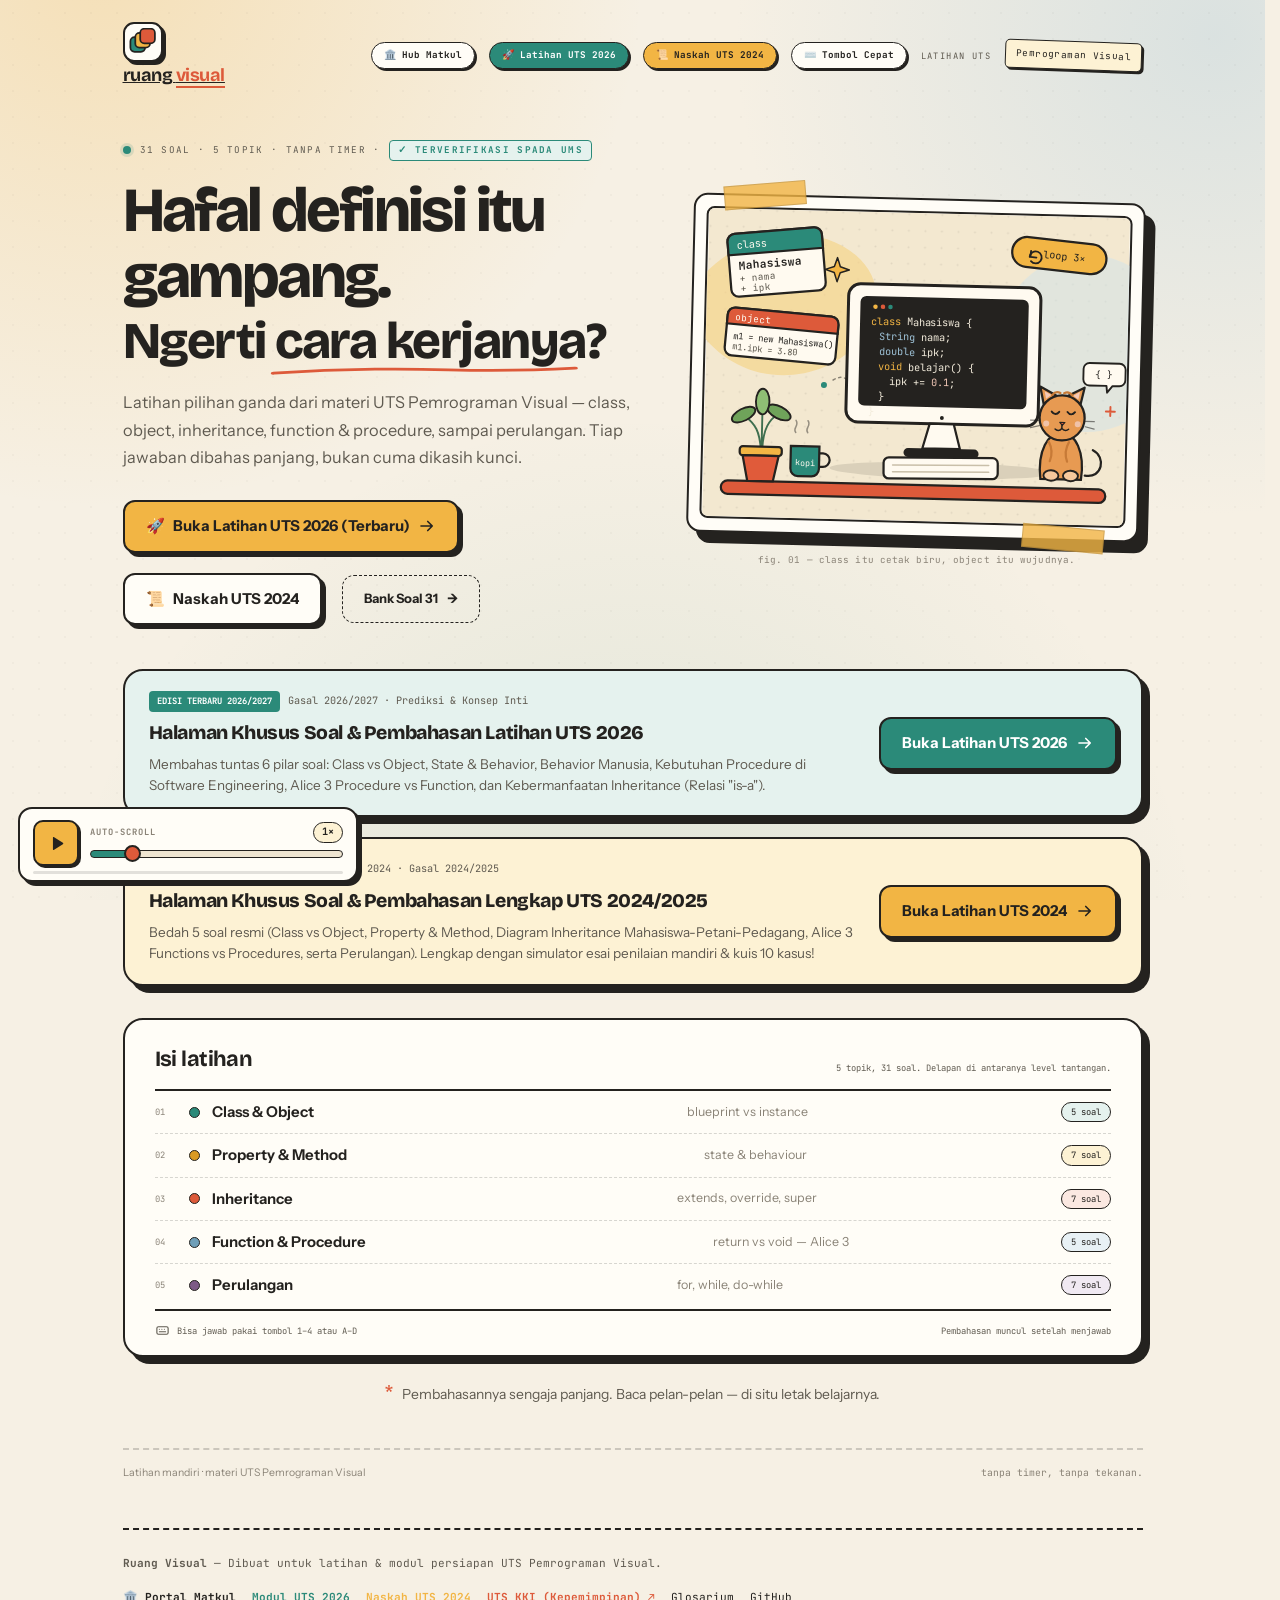
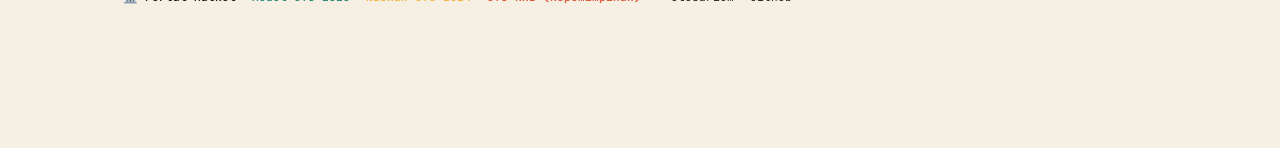
<file: index.html>
<!DOCTYPE html>
<html lang="id">
<head>
<meta charset="utf-8">
<meta name="viewport" content="width=device-width, initial-scale=1">
<title>Ruang Visual — Latihan UTS Pemrograman Visual</title>
<meta name="description" content="Latihan soal pilihan ganda UTS Pemrograman Visual: class & object, property & method, inheritance, function & procedure, dan perulangan. Setiap soal punya pembahasan panjang.">
<meta name="theme-color" content="#2b8a79">
<meta name="author" content="voltakyy">
<meta property="og:title" content="Ruang Visual — Latihan UTS Pemrograman Visual">
<meta property="og:description" content="Bank soal latihan pilihan ganda UTS Pemrograman Visual: Alice 3, Class & Object, Inheritance, dan Procedure vs Function dengan pembahasan lengkap.">
<meta property="og:type" content="website">
<meta property="og:url" content="https://voltakyy.github.io/latihan-pemrograman-visual/">
<meta property="og:image" content="https://voltakyy.github.io/latihan-pemrograman-visual/favicon.svg">
<meta name="twitter:card" content="summary">
<meta name="twitter:title" content="Ruang Visual — Latihan UTS Pemrograman Visual">
<meta name="twitter:description" content="Bank soal latihan interaktif UTS Pemrograman Visual UMS dan pembahasan komprehensif.">
<link rel="canonical" href="https://voltakyy.github.io/latihan-pemrograman-visual/">
<link rel="icon" href="favicon.svg" type="image/svg+xml">
<link rel="manifest" href="site.webmanifest">
<link rel="preconnect" href="https://fonts.googleapis.com">
<link rel="preconnect" href="https://fonts.gstatic.com" crossorigin>
<link href="https://fonts.googleapis.com/css2?family=Bricolage+Grotesque:opsz,wght@12..96,400..800&family=Instrument+Sans:ital,wght@0,400..700;1,400..600&family=JetBrains+Mono:wght@400;500;700&display=swap" rel="stylesheet">
<link rel="stylesheet" href="styles.css">
  <link rel="stylesheet" href="autoscroll.css">
</head>
<body>
<a href="#home" class="skip-link">Lewati ke konten utama</a>
<main class="shell">

  <!-- ================= BERANDA ================= -->
  <section id="home" class="screen">
    <header class="site-head">
      <a class="brand" href="#home" aria-label="Ruang Visual, kembali ke beranda">
        <span class="brand-mark" aria-hidden="true">
          <svg viewBox="0 0 40 40" width="40" height="40">
            <rect x="2" y="13" width="21" height="21" rx="6" fill="#2b8a79" stroke="#24221f" stroke-width="2.5"/>
            <rect x="9" y="7" width="21" height="21" rx="6" fill="#f2b544" stroke="#24221f" stroke-width="2.5"/>
            <rect x="16" y="1" width="21" height="21" rx="6" fill="#dd5a3a" stroke="#24221f" stroke-width="2.5"/>
          </svg>
        </span>
        <span class="brand-text">ruang <em>visual</em></span>
      </a>
      <div class="head-meta">
        <a href="https://voltakyy.github.io/" class="nav-pill" title="Kembali ke Portal Hub Matkul UMS" style="display:inline-flex; align-items:center; gap:6px; text-decoration:none; padding:5px 12px; border:1.5px solid var(--ink); border-radius:999px; background:var(--card); font-family:var(--mono); font-size:10px; font-weight:700; box-shadow:2px 2px 0 var(--ink); white-space:nowrap; flex-shrink:0;">
          <span>🏛️</span> Hub Matkul
        </a>
        <a href="uts-2026.html" class="nav-pill" style="display:inline-flex; align-items:center; gap:6px; text-decoration:none; padding:5px 12px; border:1.5px solid var(--ink); border-radius:999px; background:var(--teal); color:#fff; font-family:var(--mono); font-size:10px; font-weight:700; box-shadow:2px 2px 0 var(--ink); white-space:nowrap; flex-shrink:0;">
          <span>🚀</span> Latihan UTS 2026
        </a>
        <a href="uts-2024.html" class="nav-pill" style="display:inline-flex; align-items:center; gap:6px; text-decoration:none; padding:5px 12px; border:1.5px solid var(--ink); border-radius:999px; background:var(--mustard); font-family:var(--mono); font-size:10px; font-weight:700; box-shadow:2px 2px 0 var(--ink); white-space:nowrap; flex-shrink:0;">
          <span>📜</span> Naskah UTS 2024
        </a>
        <button id="hotkeysBtn" type="button" class="nav-pill" aria-label="Buka dialog pintasan keyboard" style="display:inline-flex; align-items:center; gap:6px; cursor:pointer; padding:5px 12px; border:1.5px solid var(--ink); border-radius:999px; background:var(--card); font-family:var(--mono); font-size:10px; font-weight:700; box-shadow:2px 2px 0 var(--ink); white-space:nowrap; flex-shrink:0;">
          <span>⌨️</span> Tombol Cepat
        </button>
        <span class="head-note">latihan uts</span>
        <span class="stamp-badge">Pemrograman Visual</span>
      </div>
    </header>

    <div class="hero">
      <div class="hero-copy">
        <p class="kicker"><span class="kicker-dot" aria-hidden="true"></span> 31 soal · 5 topik · tanpa timer · <span style="background:var(--teal-soft); color:var(--teal); padding:2px 8px; border-radius:4px; font-weight:700; border:1px solid var(--teal);">✓ Terverifikasi SPADA UMS</span></p>
        <h1><span class="h1-lead">Hafal definisi itu gampang.</span><span class="h1-question">Ngerti <span class="marked">cara kerjanya<svg viewBox="0 0 260 16" preserveAspectRatio="none" aria-hidden="true"><path d="M4 11c48-7 98-9 146-6 38 2 72 1 106-3" fill="none" stroke="#dd5a3a" stroke-width="5" stroke-linecap="round"/></svg></span>?</span></h1>
        <p class="lede">Latihan pilihan ganda dari materi UTS Pemrograman Visual — class, object, inheritance, function &amp; procedure, sampai perulangan. Tiap jawaban dibahas panjang, bukan cuma dikasih kunci.</p>

        <div class="hero-actions">
          <a href="uts-2026.html" class="btn btn-primary" style="text-decoration:none; display:inline-flex; align-items:center; gap:8px;">
            <span>🚀</span> Buka Latihan UTS 2026 (Terbaru)
            <svg class="btn-arrow" viewBox="0 0 24 24" aria-hidden="true"><path d="M4 12h15M13 6l6 6-6 6" fill="none" stroke="currentColor" stroke-width="2.2" stroke-linecap="round" stroke-linejoin="round"/></svg>
          </a>
          <a href="uts-2024.html" class="btn btn-ghost" style="border:2px solid var(--ink); background:var(--card); box-shadow:4px 4px 0 var(--ink); text-decoration:none; display:inline-flex; align-items:center; gap:8px;">
            <span>📜</span> Naskah UTS 2024
          </a>
          <button id="startBtn" class="btn btn-ghost" style="border:1.5px dashed var(--ink); font-size:13px;" type="button">
            Bank Soal 31 <span>→</span>
          </button>
        </div>

        <p id="bestNote" class="best-note" hidden></p>
      </div>

      <figure class="hero-figure">
        <div class="polaroid">
          <svg viewBox="0 0 560 410" width="560" height="410" role="img" aria-labelledby="figTitle figDesc" style="aspect-ratio: 560 / 410;">
            <title id="figTitle">Ilustrasi meja belajar pemrograman</title>
            <desc id="figDesc">Sebuah monitor menampilkan class Mahasiswa, ditemani tanaman, kopi, dan kucing oranye yang duduk di meja.</desc>
            <defs>
              <pattern id="dotGrid" width="22" height="22" patternUnits="userSpaceOnUse">
                <circle cx="2" cy="2" r="1.3" fill="rgba(36,34,31,.16)"/>
              </pattern>
            </defs>

            <rect width="560" height="410" fill="#f3e8d0"/>
            <rect width="560" height="410" fill="url(#dotGrid)" opacity=".55"/>
            <path d="M-30 128C10 36 132 6 196 58c56 45 24 122-38 150-68 30-152 6-188-80Z" fill="#f6d488" opacity=".65"/>
            <circle cx="506" cy="168" r="118" fill="#cfe3ec" opacity=".5"/>

            <!-- kartu class -->
            <g transform="translate(28 28) rotate(-6 62 42)">
              <rect width="126" height="84" rx="10" fill="#fffaf0" stroke="#24221f" stroke-width="3"/>
              <path d="M0 10A10 10 0 0 1 10 0h106a10 10 0 0 1 10 10v18H0Z" fill="#2b8a79" stroke="#24221f" stroke-width="3"/>
              <text x="12" y="20" font-family="'JetBrains Mono',monospace" font-size="11" fill="#fffaf0">class</text>
              <text x="12" y="48" font-family="'JetBrains Mono',monospace" font-size="12" font-weight="700" fill="#24221f">Mahasiswa</text>
              <text x="12" y="64" font-family="'JetBrains Mono',monospace" font-size="10" fill="#5b564c">+ nama</text>
              <text x="12" y="78" font-family="'JetBrains Mono',monospace" font-size="10" fill="#5b564c">+ ipk</text>
            </g>

            <!-- kartu object -->
            <g transform="translate(26 136) rotate(4 72 32)">
              <rect width="148" height="64" rx="10" fill="#fffaf0" stroke="#24221f" stroke-width="3"/>
              <path d="M0 10A10 10 0 0 1 10 0h128a10 10 0 0 1 10 10v12H0Z" fill="#dd5a3a" stroke="#24221f" stroke-width="3"/>
              <text x="10" y="17" font-family="'JetBrains Mono',monospace" font-size="10" fill="#fffaf0">object</text>
              <text x="10" y="42" font-family="'JetBrains Mono',monospace" font-size="9.5" fill="#24221f">m1 = new Mahasiswa()</text>
              <text x="10" y="56" font-family="'JetBrains Mono',monospace" font-size="9.5" fill="#5b564c">m1.ipk = 3.80</text>
            </g>

            <!-- badge loop -->
            <g transform="translate(404 32) rotate(5 62 20)">
              <rect width="126" height="40" rx="20" fill="#f2b544" stroke="#24221f" stroke-width="3"/>
              <path d="M24 26a8 8 0 1 1 2.3 5.5" fill="none" stroke="#24221f" stroke-width="2.4" stroke-linecap="round"/>
              <path d="M25 18v8h8" fill="none" stroke="#24221f" stroke-width="2.4" stroke-linecap="round" stroke-linejoin="round"/>
              <text x="42" y="25" font-family="'JetBrains Mono',monospace" font-size="11" fill="#24221f">loop 3×</text>
            </g>

            <!-- monitor -->
            <ellipse cx="316" cy="342" rx="148" ry="11" fill="rgba(36,34,31,.12)"/>
            <rect x="188" y="96" width="256" height="184" rx="16" fill="#fffaf0" stroke="#24221f" stroke-width="4"/>
            <rect x="204" y="112" width="224" height="146" rx="8" fill="#24221f"/>
            <circle cx="224" cy="126" r="3" fill="#f2b544"/>
            <circle cx="234" cy="126" r="3" fill="#dd5a3a"/>
            <circle cx="244" cy="126" r="3" fill="#2b8a79"/>
            <g font-family="'JetBrains Mono',monospace" font-size="11">
              <text x="218" y="150" fill="#f3ecdc"><tspan fill="#f2b544">class</tspan> Mahasiswa {</text>
              <text x="230" y="170" fill="#f3ecdc"><tspan fill="#9fc3d8">String</tspan> nama;</text>
              <text x="230" y="190" fill="#f3ecdc"><tspan fill="#9fc3d8">double</tspan> ipk;</text>
              <text x="230" y="210" fill="#f3ecdc"><tspan fill="#f2b544">void</tspan> belajar() {</text>
              <text x="244" y="230" fill="#f3ecdc">ipk += <tspan fill="#f3c9b8">0.1</tspan>;</text>
              <text x="230" y="250" fill="#f3ecdc">}</text>
              <text x="218" y="270" fill="#f3ecdc">}</text>
            </g>
            <circle cx="316" cy="272" r="2.6" fill="#24221f"/>
            <path d="M300 280h32l9 33h-50Z" fill="#fffaf0" stroke="#24221f" stroke-width="3"/>
            <rect x="266" y="313" width="100" height="12" rx="6" fill="#24221f"/>

            <!-- keyboard -->
            <g transform="rotate(-1 316 340)">
              <rect x="240" y="325" width="152" height="28" rx="7" fill="#fffaf0" stroke="#24221f" stroke-width="3"/>
              <path d="M252 335h128M252 344h128" stroke="#c9bfa9" stroke-width="2" stroke-linecap="round"/>
            </g>

            <!-- meja -->
            <rect x="24" y="362" width="512" height="18" rx="9" fill="#dd5a3a" stroke="#24221f" stroke-width="3"/>

            <!-- tanaman -->
            <g>
              <path d="M76 320c-2-24-8-34-22-44M78 318c1-26 8-38 20-46M77 320c0-30 0-46 0-58" fill="none" stroke="#3f6f4f" stroke-width="2.5" stroke-linecap="round"/>
              <ellipse cx="52" cy="274" rx="17" ry="8" transform="rotate(-28 52 274)" fill="#6fa35a" stroke="#24221f" stroke-width="2.5"/>
              <ellipse cx="99" cy="270" rx="17" ry="8" transform="rotate(26 99 270)" fill="#6fa35a" stroke="#24221f" stroke-width="2.5"/>
              <ellipse cx="77" cy="256" rx="9" ry="17" fill="#8fbf74" stroke="#24221f" stroke-width="2.5"/>
              <rect x="48" y="316" width="56" height="12" rx="4" fill="#f2b544" stroke="#24221f" stroke-width="3"/>
              <path d="M52 328h48l-7 34H59Z" fill="#e05b3a" stroke="#24221f" stroke-width="3"/>
            </g>

            <!-- kopi -->
            <g transform="translate(116 314)">
              <path d="M6-18c-5-6 5-9 0-16M22-18c-5-6 5-9 0-16" fill="none" stroke="#24221f" stroke-width="2" stroke-linecap="round" opacity=".45"/>
              <path d="M0 0h38v30a10 10 0 0 1-10 10H10A10 10 0 0 1 0 30Z" fill="#2b8a79" stroke="#24221f" stroke-width="3"/>
              <path d="M38 9h5a9 9 0 0 1 0 18h-5" fill="none" stroke="#24221f" stroke-width="3"/>
              <text x="19" y="26" text-anchor="middle" font-family="'JetBrains Mono',monospace" font-size="9" fill="#fffaf0">kopi</text>
            </g>

            <!-- kucing -->
            <g>
              <path d="M508 344c24 4 28-26 10-34" fill="none" stroke="#24221f" stroke-width="3" stroke-linecap="round"/>
              <path d="M449 350c-5-38 9-62 27-62s32 24 27 62Z" fill="#e79a52" stroke="#24221f" stroke-width="3"/>
              <path d="M459 300c5 9 5 18 2 26M486 300c-5 9-5 18-2 26" fill="none" stroke="#c77a37" stroke-width="3" stroke-linecap="round"/>
              <ellipse cx="463" cy="345" rx="10" ry="7" fill="#f6c89c" stroke="#24221f" stroke-width="2.5"/>
              <ellipse cx="489" cy="345" rx="10" ry="7" fill="#f6c89c" stroke="#24221f" stroke-width="2.5"/>
              <path d="M451 250l-5-23 21 11Z" fill="#e79a52" stroke="#24221f" stroke-width="3" stroke-linejoin="round"/>
              <path d="M500 250l5-23-21 11Z" fill="#e79a52" stroke="#24221f" stroke-width="3" stroke-linejoin="round"/>
              <path d="M454 243l-2-10 9 5Z" fill="#f3c9b8"/>
              <path d="M497 243l2-10-9 5Z" fill="#f3c9b8"/>
              <circle cx="476" cy="268" r="30" fill="#e79a52" stroke="#24221f" stroke-width="3"/>
              <path d="M462 260c3 4 7 4 10 0M483 260c3 4 7 4 10 0" fill="none" stroke="#24221f" stroke-width="2.6" stroke-linecap="round"/>
              <path d="M473 274h7l-3.5 4Z" fill="#dd5a3a" stroke="#24221f" stroke-width="1.5" stroke-linejoin="round"/>
              <path d="M476 278v4M476 282c-3 4-7 3-9 1M476 282c3 4 7 3 9 1" fill="none" stroke="#24221f" stroke-width="2" stroke-linecap="round"/>
              <path d="M446 272h-12M446 279l-12 3M507 272h12M507 279l12 3" fill="none" stroke="#24221f" stroke-width="1.6" stroke-linecap="round" opacity=".55"/>
              <circle cx="455" cy="276" r="4" fill="#f3c9b8" opacity=".85"/>
              <circle cx="497" cy="276" r="4" fill="#f3c9b8" opacity=".85"/>
              <path d="M462 238c3-4 7-5 11-3M489 238c-3-4-7-5-11-3" fill="none" stroke="#c77a37" stroke-width="3" stroke-linecap="round"/>
            </g>

            <!-- balon kata kucing -->
            <g transform="translate(503 194)">
              <path d="M0 8A8 8 0 0 1 8 0h40a8 8 0 0 1 8 8v14a8 8 0 0 1-8 8h-9l-7 9-1-9H8a8 8 0 0 1-8-8Z" fill="#fffaf0" stroke="#24221f" stroke-width="2.5" stroke-linejoin="round"/>
              <text x="28" y="20" text-anchor="middle" font-family="'JetBrains Mono',monospace" font-size="10" fill="#24221f">{ }</text>
            </g>

            <!-- coretan -->
            <path d="M172 62l4 12 12 4-12 4-4 12-4-12-12-4 12-4Z" fill="#f2b544" stroke="#24221f" stroke-width="2" stroke-linejoin="round"/>
            <path d="M540 252v12M534 258h12" stroke="#dd5a3a" stroke-width="2.6" stroke-linecap="round"/>
            <circle cx="158" cy="232" r="4" fill="#2b8a79"/>
            <path d="M170 225c8-5 14-5 20 0" fill="none" stroke="#24221f" stroke-width="2" stroke-linecap="round" stroke-dasharray="3 5" opacity=".5"/>
          </svg>
        </div>
        <figcaption>fig. 01 — class itu cetak biru, object itu wujudnya.</figcaption>
      </figure>
    </div>

    <!-- BANNER KHUSUS UTS 2026 -->
    <aside style="border:2px solid var(--ink); border-radius:var(--radius); background:var(--teal-soft); box-shadow:var(--shadow); padding:20px clamp(16px, 3vw, 24px); margin-bottom:20px; display:flex; align-items:center; justify-content:space-between; gap:18px; flex-wrap:wrap;">
      <div style="flex:1; min-width:280px;">
        <div style="display:flex; align-items:center; gap:8px; margin-bottom:6px;">
          <span style="background:var(--teal); color:#fff; font-family:var(--mono); font-size:9.5px; font-weight:700; padding:3px 8px; border-radius:4px; text-transform:uppercase;">Edisi Terbaru 2026/2027</span>
          <span style="font-family:var(--mono); font-size:11px; color:var(--ink-soft);">Gasal 2026/2027 · Prediksi &amp; Konsep Inti</span>
        </div>
        <h3 style="margin:0 0 6px; font-family:var(--display); font-size:1.25rem; font-weight:800; letter-spacing:-.02em;">
          Halaman Khusus Soal &amp; Pembahasan Latihan UTS 2026
        </h3>
        <p style="margin:0; font-size:13.5px; color:var(--ink-soft); line-height:1.55;">
          Membahas tuntas 6 pilar soal: Class vs Object, State &amp; Behavior, Behavior Manusia, Kebutuhan Procedure di Software Engineering, Alice 3 Procedure vs Function, dan Kebermanfaatan Inheritance (Relasi "is-a").
        </p>
      </div>
      <a href="uts-2026.html" class="btn btn-primary" style="white-space:nowrap; text-decoration:none; background:var(--teal); color:#fff;">
        Buka Latihan UTS 2026
        <svg class="btn-arrow" viewBox="0 0 24 24" aria-hidden="true"><path d="M4 12h15M13 6l6 6-6 6" fill="none" stroke="currentColor" stroke-width="2.2" stroke-linecap="round" stroke-linejoin="round"/></svg>
      </a>
    </aside>

    <!-- BANNER KHUSUS UTS 2024 -->
    <aside style="border:2px solid var(--ink); border-radius:var(--radius); background:var(--mustard-soft); box-shadow:var(--shadow); padding:20px clamp(16px, 3vw, 24px); margin-bottom:32px; display:flex; align-items:center; justify-content:space-between; gap:18px; flex-wrap:wrap;">
      <div style="flex:1; min-width:280px;">
        <div style="display:flex; align-items:center; gap:8px; margin-bottom:6px;">
          <span style="background:var(--tomato); color:#fff; font-family:var(--mono); font-size:9.5px; font-weight:700; padding:3px 8px; border-radius:4px; text-transform:uppercase;">Naskah Resmi UMS</span>
          <span style="font-family:var(--mono); font-size:11px; color:var(--ink-soft);">Senin, 04 November 2024 · Gasal 2024/2025</span>
        </div>
        <h3 style="margin:0 0 6px; font-family:var(--display); font-size:1.25rem; font-weight:800; letter-spacing:-.02em;">
          Halaman Khusus Soal &amp; Pembahasan Lengkap UTS 2024/2025
        </h3>
        <p style="margin:0; font-size:13.5px; color:var(--ink-soft); line-height:1.55;">
          Bedah 5 soal resmi (Class vs Object, Property &amp; Method, Diagram Inheritance Mahasiswa-Petani-Pedagang, Alice 3 Functions vs Procedures, serta Perulangan). Lengkap dengan simulator esai penilaian mandiri &amp; kuis 10 kasus!
        </p>
      </div>
      <a href="uts-2024.html" class="btn btn-primary" style="white-space:nowrap; text-decoration:none;">
        Buka Latihan UTS 2024
        <svg class="btn-arrow" viewBox="0 0 24 24" aria-hidden="true"><path d="M4 12h15M13 6l6 6-6 6" fill="none" stroke="currentColor" stroke-width="2.2" stroke-linecap="round" stroke-linejoin="round"/></svg>
      </a>
    </aside>

    <section class="syllabus" aria-labelledby="syllabusTitle">
      <div class="syllabus-head">
        <h2 id="syllabusTitle">Isi latihan</h2>
        <p>5 topik, 31 soal. Delapan di antaranya level tantangan.</p>
      </div>
      <ol id="topicList" class="topic-list"></ol>
      <div class="syllabus-foot">
        <span class="foot-item">
          <svg viewBox="0 0 24 24" aria-hidden="true"><rect x="3" y="6" width="18" height="12" rx="2.5" fill="none" stroke="currentColor" stroke-width="1.8"/><path d="M7 10h.01M11 10h.01M15 10h.01M7 14h10" stroke="currentColor" stroke-width="1.8" stroke-linecap="round"/></svg>
          Bisa jawab pakai tombol 1–4 atau A–D
        </span>
        <span class="foot-item">Pembahasan muncul setelah menjawab</span>
      </div>
    </section>

    <p class="home-note"><span aria-hidden="true">*</span> Pembahasannya sengaja panjang. Baca pelan-pelan — di situ letak belajarnya.</p>

    <footer class="site-foot">
      <span>Latihan mandiri · materi UTS Pemrograman Visual</span>
      <span class="mono">tanpa timer, tanpa tekanan.</span>
    </footer>
  </section>

  <!-- ================= KUIS ================= -->
  <section id="quiz" class="screen" hidden>
    <header class="quiz-head">
      <button id="quitBtn" class="icon-btn" type="button" aria-label="Keluar dari latihan dan kembali ke beranda">
        <svg viewBox="0 0 24 24" aria-hidden="true"><path d="M20 12H5M11 6l-6 6 6 6" fill="none" stroke="currentColor" stroke-width="2.2" stroke-linecap="round" stroke-linejoin="round"/></svg>
      </button>
      <div class="quiz-progress">
        <div class="progress-top">
          <span id="qCounter" class="mono">Soal 01 / 31</span>
          <span id="phaseLabel" class="phase-label mono">bagian inti</span>
        </div>
        <div id="progressBar" class="progress-track" role="progressbar" aria-label="Kemajuan latihan" aria-valuemin="1" aria-valuemax="31" aria-valuenow="1">
          <span id="progressFill" class="progress-fill"></span>
        </div>
      </div>
      <div class="score-chip" aria-live="polite">
        <strong id="scoreNum">0</strong>
        <span>benar</span>
      </div>
    </header>

    <article id="qCard" class="q-card">
      <div class="q-top">
        <span id="qTopic" class="topic-tag">Class &amp; Object</span>
        <span id="qChallenge" class="challenge-tag" hidden>Tantangan</span>
        <span id="qNumber" class="q-number mono">#01</span>
      </div>

      <h2 id="qText" class="q-text"></h2>

      <div id="qCodeWrap" class="code-block" hidden>
        <div class="code-head">
          <span class="code-dots" aria-hidden="true"><i></i><i></i><i></i></span>
          <span>contoh kode</span>
        </div>
        <pre><code id="qCode"></code></pre>
      </div>

      <div id="options" class="options" role="group" aria-label="Pilihan jawaban"></div>

      <div id="feedback" class="feedback" hidden aria-live="polite">
        <div class="feedback-head">
          <span id="fbIcon" class="feedback-icon" aria-hidden="true"></span>
          <div>
            <strong id="fbTitle"></strong>
            <span id="fbSub"></span>
          </div>
          <button id="nextBtnTop" class="fb-top-btn" type="button">Lanjut</button>
        </div>
        <div id="fbBody" class="feedback-body rich"></div>
        <div class="feedback-foot">
          <span class="kbd-hint">Enter untuk lanjut</span>
          <button id="nextBtn" class="btn btn-primary btn-small" type="button">
            Soal berikutnya
            <svg class="btn-arrow" viewBox="0 0 24 24" aria-hidden="true"><path d="M4 12h15M13 6l6 6-6 6" fill="none" stroke="currentColor" stroke-width="2.2" stroke-linecap="round" stroke-linejoin="round"/></svg>
          </button>
        </div>
      </div>
    </article>

    <p class="quiz-footnote">Tidak ada timer. Kalau perlu buka catatan dulu — ini latihan, bukan ujian.</p>
  </section>

  <!-- ================= HASIL ================= -->
  <section id="result" class="screen" hidden>
    <div class="result-card">
      <div class="result-top">
        <svg class="medal" viewBox="0 0 160 160" role="img" aria-labelledby="medalTitle">
          <title id="medalTitle">Medali hasil latihan</title>
          <g transform="rotate(-6 80 80)">
            <path d="M62 94 44 146l24-9 12 19 12-52Z" fill="#2b8a79" stroke="#24221f" stroke-width="3" stroke-linejoin="round"/>
            <path d="M98 94l18 52-24-9-12 19-12-52Z" fill="#dd5a3a" stroke="#24221f" stroke-width="3" stroke-linejoin="round"/>
            <circle cx="80" cy="72" r="46" fill="#f2b544" stroke="#24221f" stroke-width="3.5"/>
            <circle cx="80" cy="72" r="37" fill="none" stroke="#24221f" stroke-width="1.6" stroke-dasharray="4 4" opacity=".55"/>
            <path d="M80 48l7 14 16 2-12 11 3 16-14-8-14 8 3-16-12-11 16-2Z" fill="#fffaf0" stroke="#24221f" stroke-width="2.6" stroke-linejoin="round"/>
          </g>
          <path d="M26 40l6 6M134 34l-6 6M22 104h8M136 100h-8" stroke="#dd5a3a" stroke-width="2.6" stroke-linecap="round"/>
          <circle cx="40" cy="22" r="3" fill="#2b8a79"/>
          <circle cx="126" cy="120" r="3" fill="#9fc3d8"/>
        </svg>
        <div class="result-headline">
          <p class="kicker"><span class="kicker-dot" aria-hidden="true"></span> hasil latihan</p>
          <h2 id="resHeadline">Bekalmu sudah cukup kuat.</h2>
          <p id="resSub" class="result-sub"></p>
        </div>
        <div id="scoreStamp" class="score-stamp">SIAP UTS</div>
      </div>

      <div class="score-line">
        <strong id="resScore">0 / 31</strong>
        <span id="resPercent" class="mono">0% benar</span>
      </div>

      <section class="rapor" aria-labelledby="raporTitle">
        <h3 id="raporTitle">Rapor materi</h3>
        <div id="breakdown"></div>
      </section>

      <details id="review" class="review" hidden>
        <summary><span class="review-label">Lihat soal yang salah &amp; pembahasannya</span><span id="wrongCount" class="mono"></span></summary>
        <div id="reviewList"></div>
      </details>

      <div class="result-actions">
        <button id="retryBtn" class="btn btn-primary" type="button">
          Ulangi dari awal
          <svg class="btn-arrow" viewBox="0 0 24 24" aria-hidden="true"><path d="M20 11a8 8 0 1 0-2.3 6.3M20 5v6h-6" fill="none" stroke="currentColor" stroke-width="2.2" stroke-linecap="round" stroke-linejoin="round"/></svg>
        </button>
        <button id="homeBtn" class="btn btn-ghost" type="button">Kembali ke beranda</button>
      </div>
    </div>
    <p class="quiz-footnote">Mau ulang? Urutan soal dan pilihan jawaban akan diacak lagi.</p>
  </section>

  <noscript>
    <p class="noscript">Web ini butuh JavaScript untuk menampilkan soal. Aktifkan JavaScript, lalu muat ulang halaman.</p>
  </noscript>

  <footer class="site-foot" style="margin-top: 48px; padding-top: 24px; border-top: 2px dashed var(--ink); display: flex; justify-content: space-between; align-items: center; flex-wrap: wrap; gap: 16px; font-family: var(--mono); font-size: 12px; color: var(--ink-soft);">
    <div>
      <strong>Ruang Visual</strong> — Dibuat untuk latihan & modul persiapan UTS Pemrograman Visual.
    </div>
    <div style="display: flex; gap: 16px; flex-wrap: wrap;">
      <a href="https://voltakyy.github.io/" style="color: var(--ink); text-decoration: none; font-weight: 700;">🏛️ Portal Matkul</a>
      <a href="uts-2026.html" style="color: var(--teal); text-decoration: none; font-weight: 700;">Modul UTS 2026</a>
      <a href="uts-2024.html" style="color: var(--mustard); text-decoration: none; font-weight: 700;">Naskah UTS 2024</a>
      <a href="https://voltakyy.github.io/belajar-uts-kepemimpinan/" target="_blank" rel="noopener" style="color: var(--tomato); text-decoration: none; font-weight: 700;">UTS KKI (Kepemimpinan) ↗</a>
      <a href="GLOSSARY.md" target="_blank" style="color: var(--ink); text-decoration: none;">Glosarium</a>
      <a href="https://github.com/voltakyy/latihan-pemrograman-visual" target="_blank" rel="noopener" style="color: var(--ink); text-decoration: none;">GitHub</a>
    </div>
  </footer>
</main>

<script src="questions/class-object.js"></script>
<script src="questions/property-method.js"></script>
<script src="questions/inheritance.js"></script>
<script src="questions/function-procedure.js"></script>
<script src="questions/loops.js"></script>
<script src="app.js"></script>
<dialog id="hotkeysModal" style="border:2.5px solid var(--ink); border-radius:18px; background:var(--card); box-shadow:8px 8px 0 var(--ink); padding:24px; max-width:420px; font-family:var(--font); color:var(--ink);">
  <div style="display:flex; justify-content:space-between; align-items:center; margin-bottom:18px; border-bottom:1.5px dashed var(--ink); padding-bottom:10px;">
    <h3 style="margin:0; font-family:var(--display); font-size:18px;">⌨️ Pintasan Keyboard</h3>
    <button id="closeHotkeysModal" type="button" style="border:1.5px solid var(--ink); background:#fff; border-radius:6px; cursor:pointer; font-weight:700; padding:4px 10px;">✕</button>
  </div>
  <p style="font-size:13px; color:var(--ink-soft); margin-top:0; margin-bottom:14px;">Kamu bisa menyelesaikan kuis tanpa menyentuh mouse sama sekali!</p>
  <ul style="list-style:none; padding:0; margin:0; display:grid; gap:12px; font-size:13.5px;">
    <li style="display:flex; justify-content:space-between; align-items:center;"><span>Pilih Opsi Jawaban:</span> <span><kbd style="background:#eee; padding:3px 8px; border:1px solid #ccc; border-radius:4px; font-family:var(--mono); font-weight:700;">1–4</kbd> / <kbd style="background:#eee; padding:3px 8px; border:1px solid #ccc; border-radius:4px; font-family:var(--mono); font-weight:700;">A–D</kbd></span></li>
    <li style="display:flex; justify-content:space-between; align-items:center;"><span>Lanjut Soal Berikutnya:</span> <kbd style="background:#eee; padding:3px 8px; border:1px solid #ccc; border-radius:4px; font-family:var(--mono); font-weight:700;">Enter</kbd></li>
    <li style="display:flex; justify-content:space-between; align-items:center;"><span>Tutup Dialog / Batal:</span> <kbd style="background:#eee; padding:3px 8px; border:1px solid #ccc; border-radius:4px; font-family:var(--mono); font-weight:700;">Esc</kbd></li>
  </ul>
</dialog>

<script>
  const hkBtn = document.getElementById('hotkeysBtn');
  const hkModal = document.getElementById('hotkeysModal');
  const closeHk = document.getElementById('closeHotkeysModal');
  if (hkBtn && hkModal) {
    hkBtn.addEventListener('click', () => hkModal.showModal());
    closeHk.addEventListener('click', () => hkModal.close());
    hkModal.addEventListener('click', (e) => {
      if (e.target === hkModal) hkModal.close();
    });
  }
</script>

<script src="autoscroll.js" defer></script>
</body>
</html>
</file>
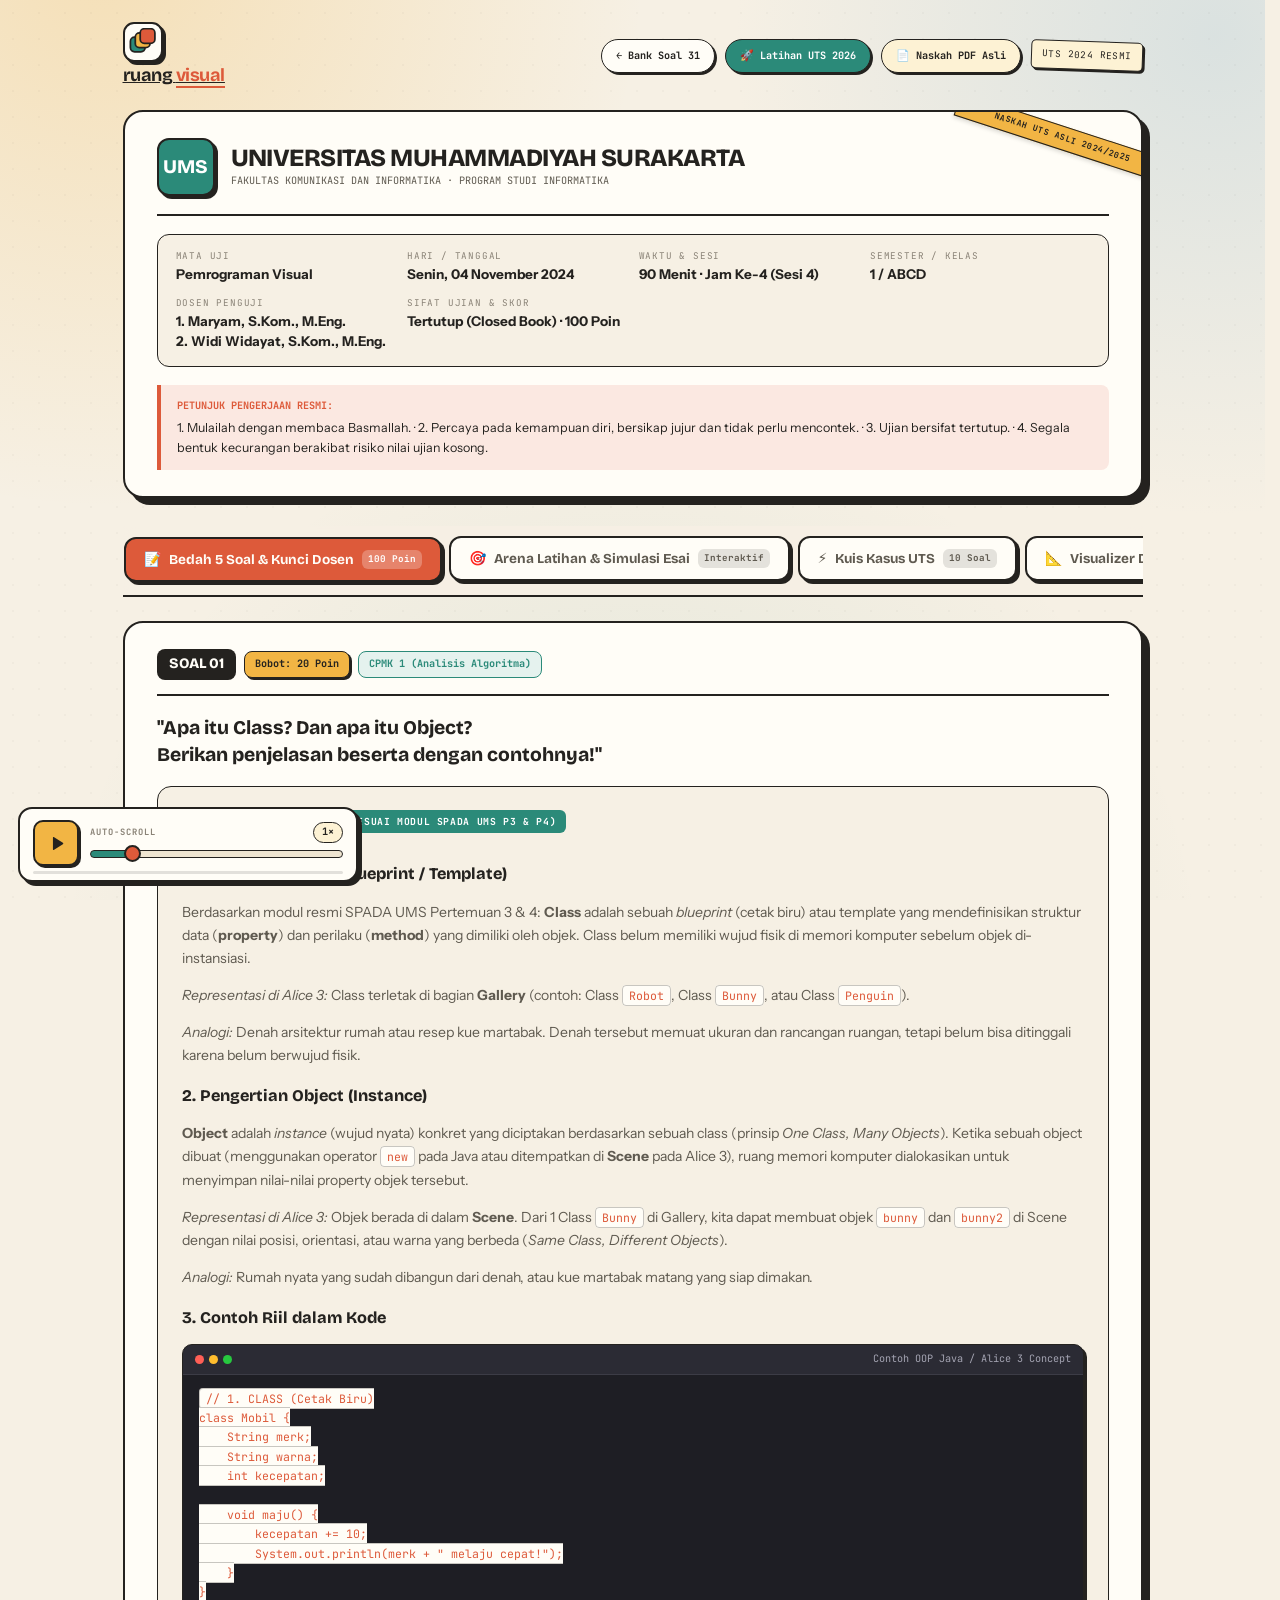
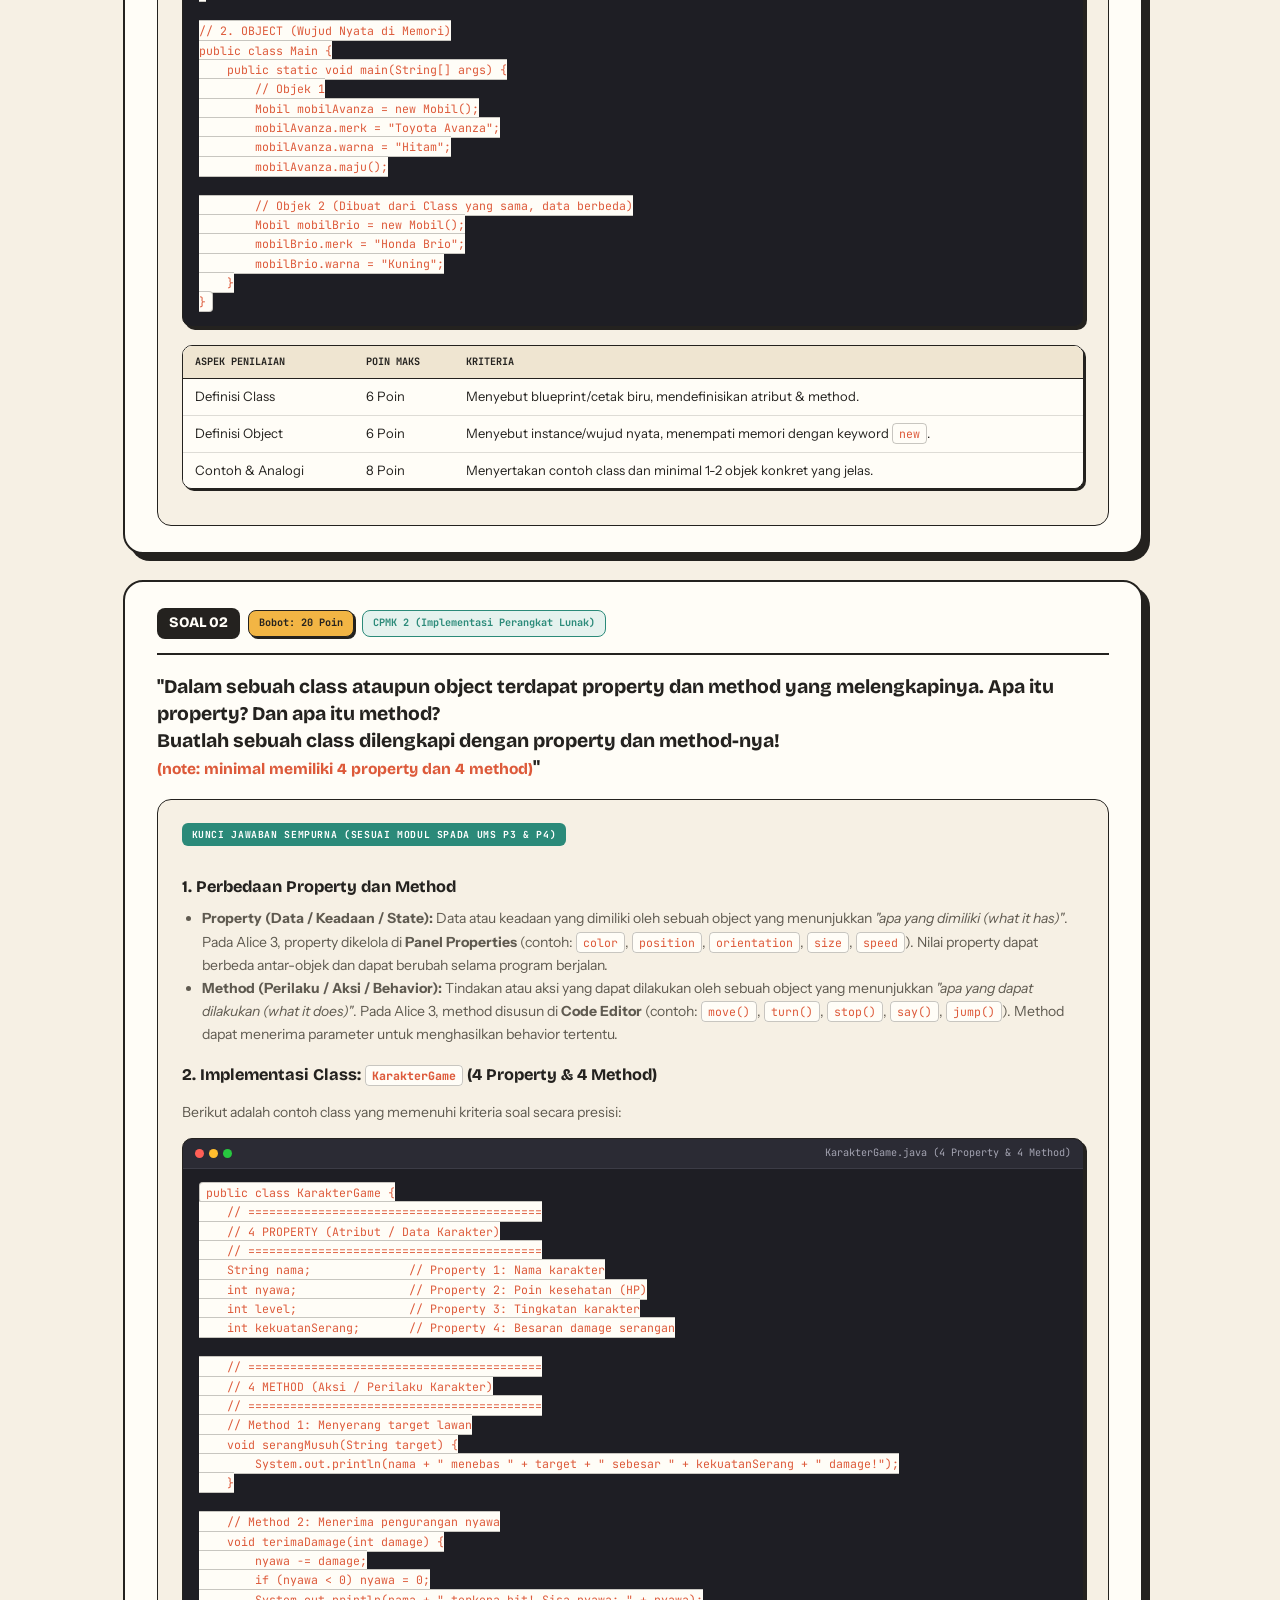
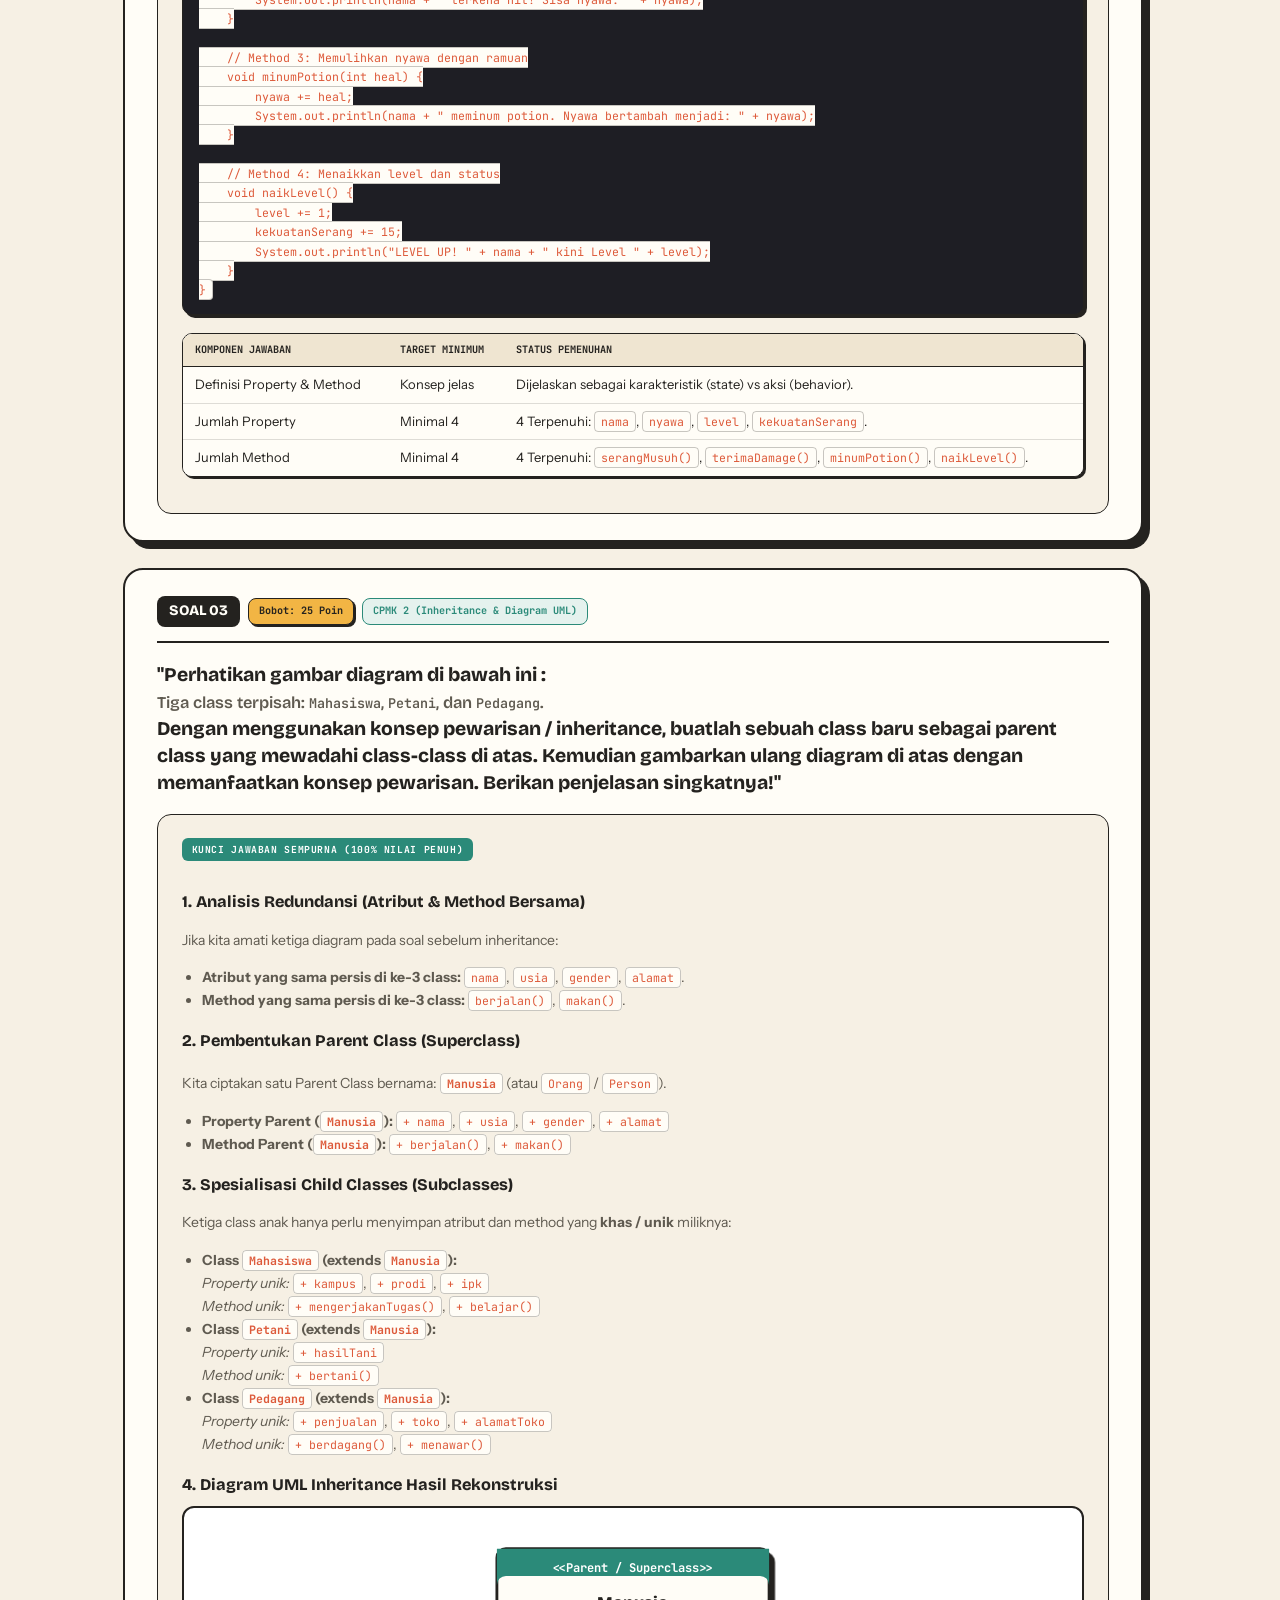
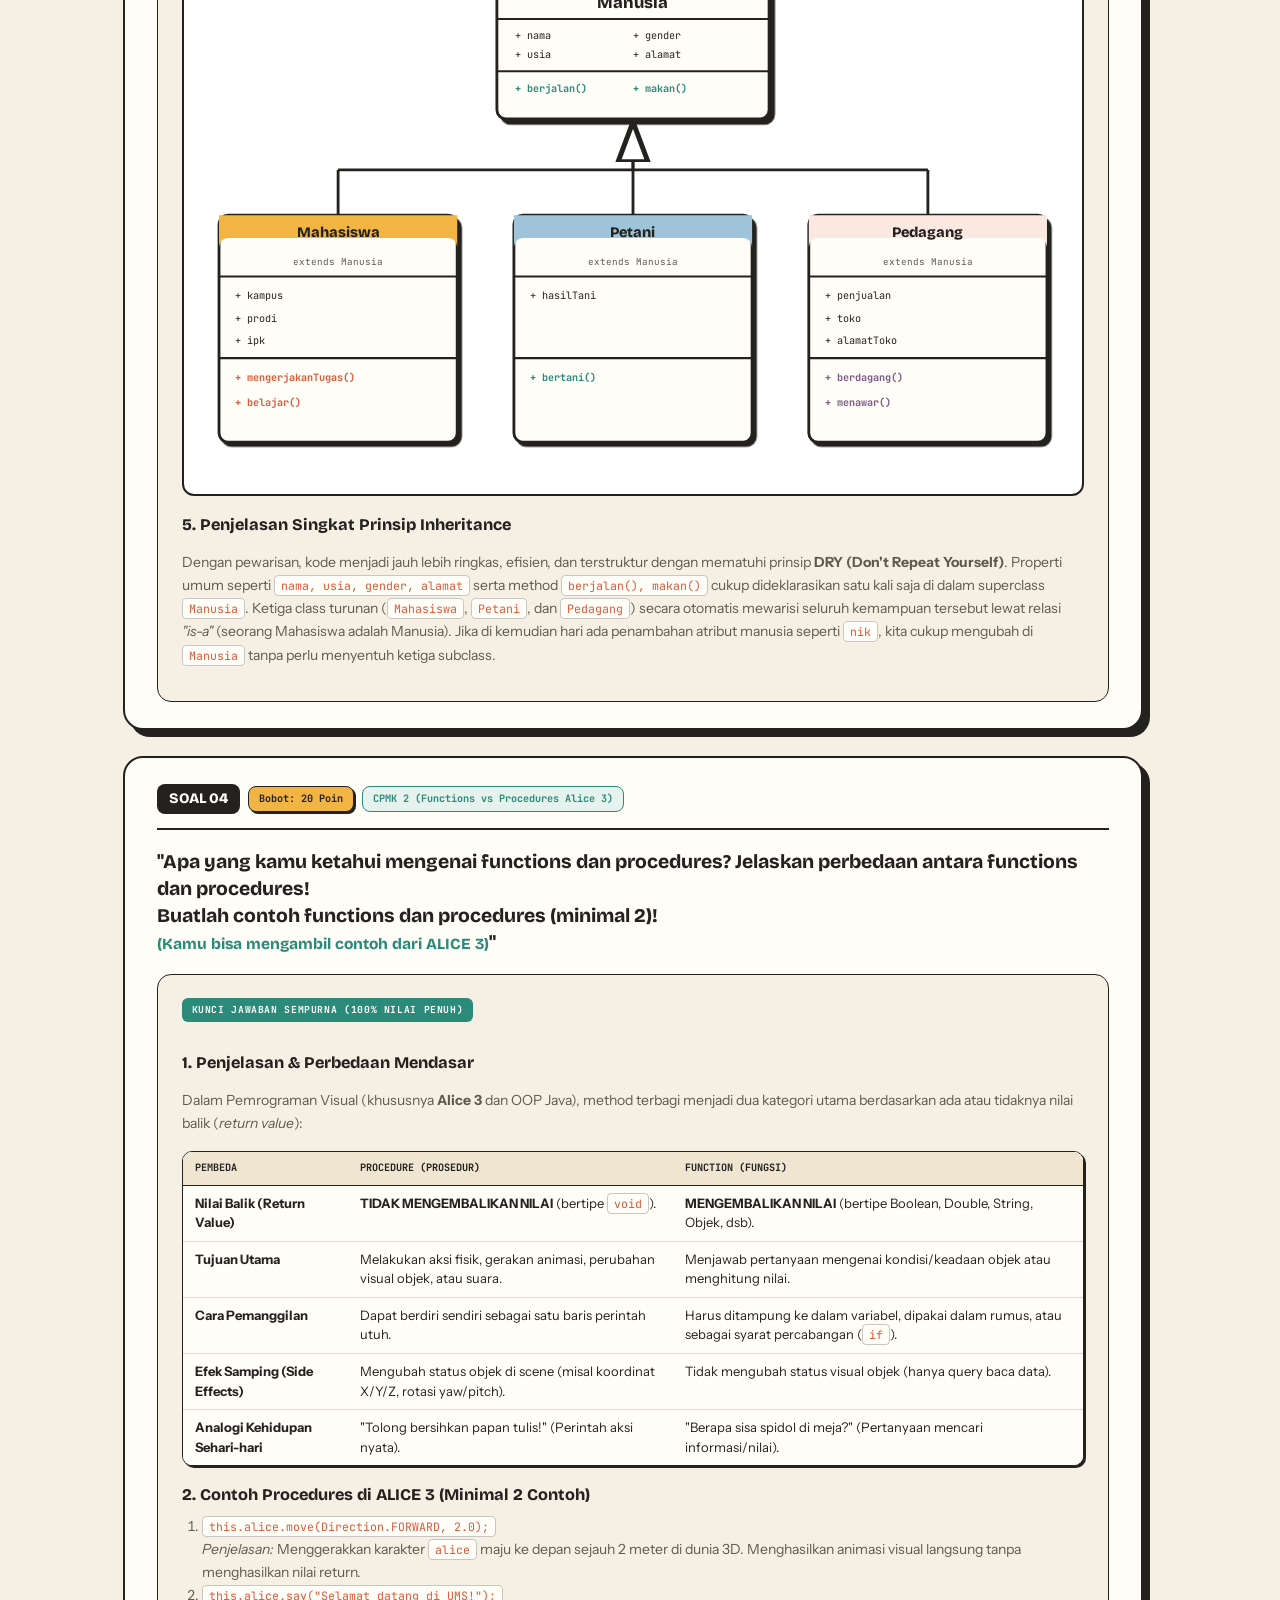
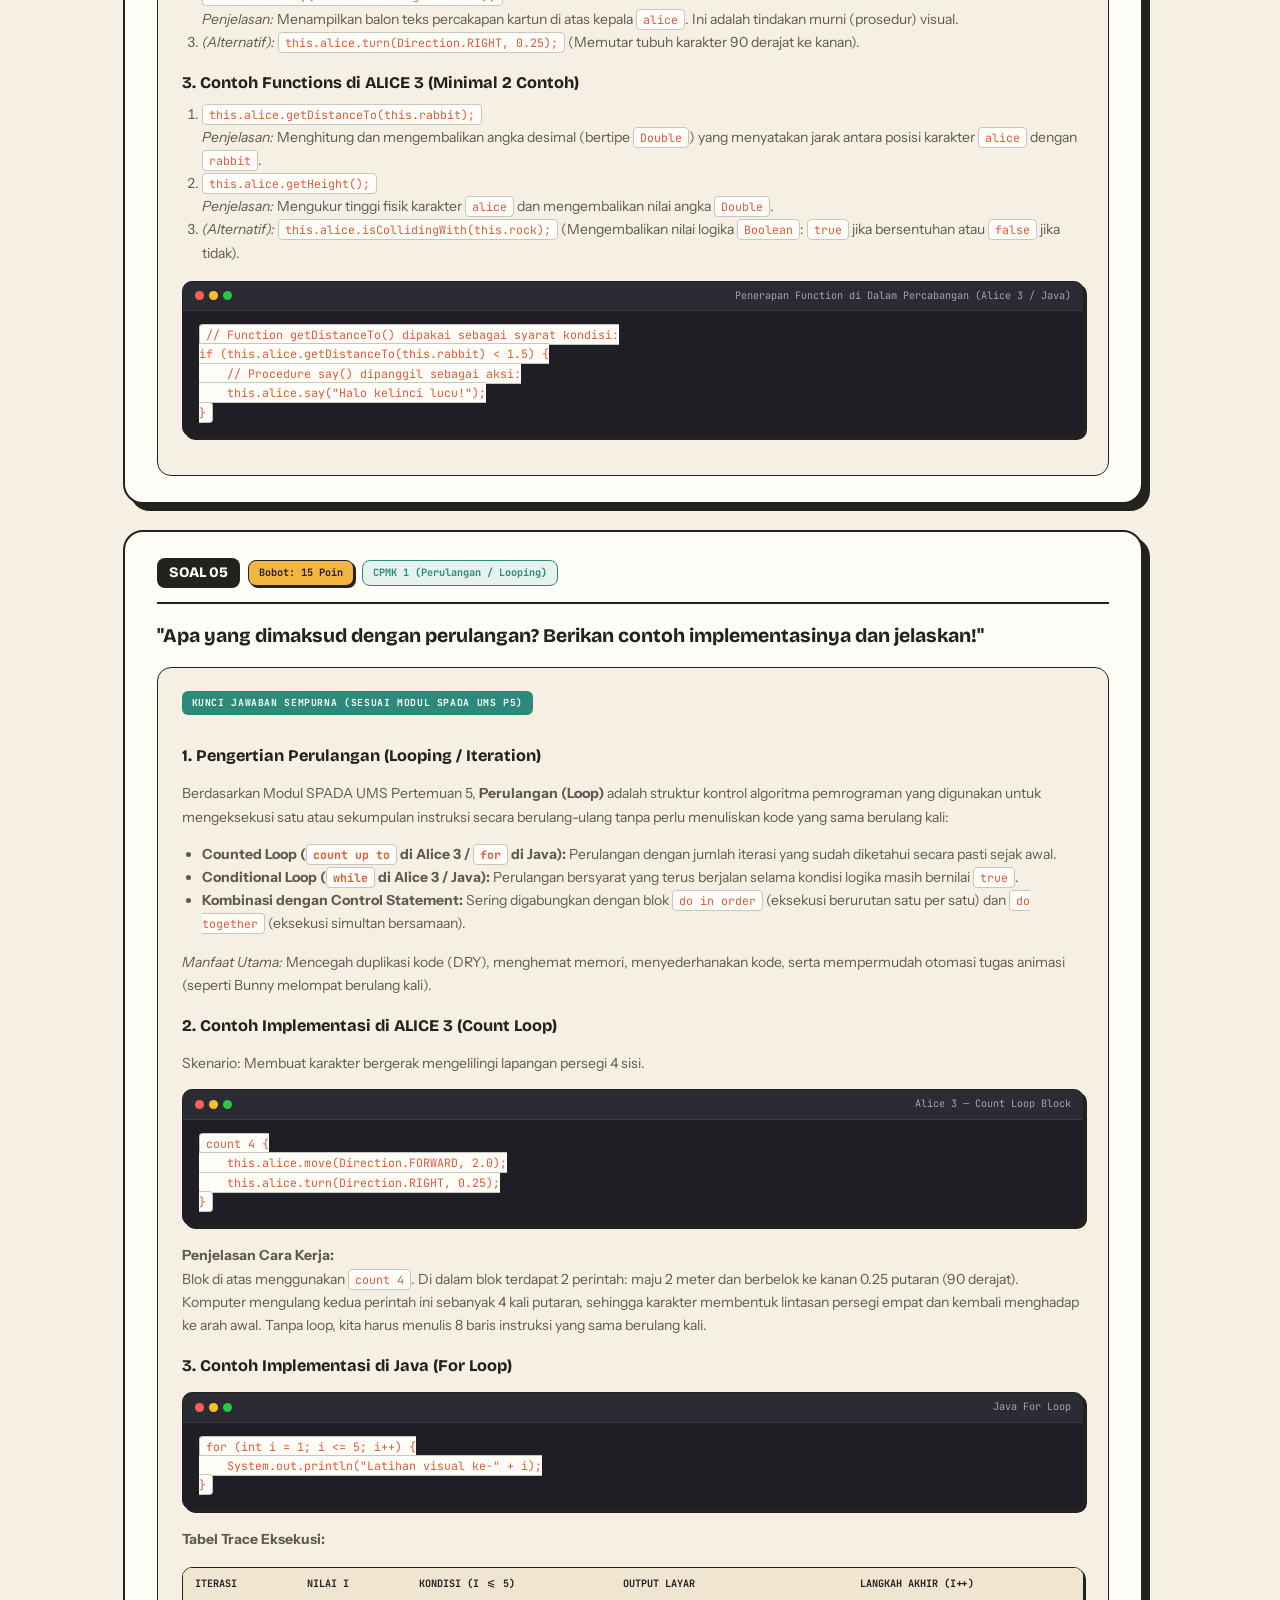
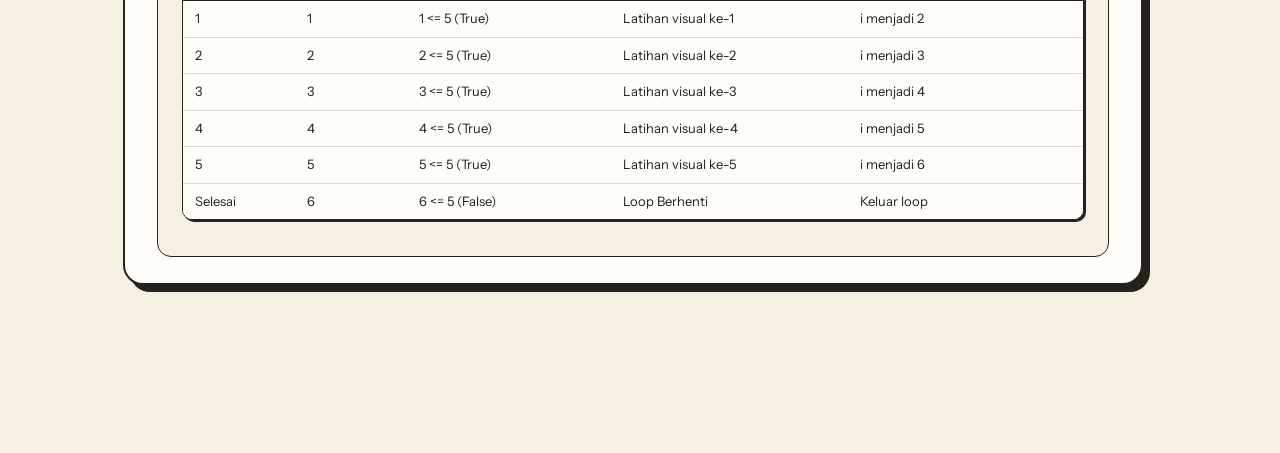
<file: uts-2024.html>
<!DOCTYPE html>
<html lang="id">
<head>
<meta charset="utf-8">
<meta name="viewport" content="width=device-width, initial-scale=1">
<title>Soal &amp; Pembahasan Resmi UTS Pemrograman Visual 2024/2025 — UMS</title>
<meta name="description" content="Halaman latihan dan pembahasan lengkap naskah asli UTS Gasal 2024/2025 Pemrograman Visual Informatika UMS. Dilengkapi simulator esai, kuis 10 kasus, visualizer diagram UML, dan kunci jawaban sempurna.">
<meta name="theme-color" content="#f2b544">
<meta name="author" content="voltakyy">
<meta property="og:title" content="Soal &amp; Pembahasan Resmi UTS Pemrograman Visual 2024/2025 — UMS">
<meta property="og:description" content="Pembahasan naskah asli UTS Pemrograman Visual 2024/2025 UMS: Diagram UML, Inheritance, Function vs Procedure, dan Simulator Ujian.">
<meta property="og:type" content="article">
<meta property="og:url" content="https://voltakyy.github.io/latihan-pemrograman-visual/uts-2024.html">
<meta property="og:image" content="https://voltakyy.github.io/latihan-pemrograman-visual/favicon.svg">
<meta name="twitter:card" content="summary">
<link rel="canonical" href="https://voltakyy.github.io/latihan-pemrograman-visual/uts-2024.html">
<link rel="icon" href="favicon.svg" type="image/svg+xml">
<link rel="preconnect" href="https://fonts.googleapis.com">
<link rel="preconnect" href="https://fonts.gstatic.com" crossorigin>
<link href="https://fonts.googleapis.com/css2?family=Bricolage+Grotesque:opsz,wght@12..96,400..800&family=Instrument+Sans:ital,wght@0,400..700;1,400..600&family=JetBrains+Mono:wght@400;500;600;700&display=swap" rel="stylesheet">
<link rel="stylesheet" href="styles.css">

<style>
/* =========================================================
   Gaya Khusus Halaman Latihan UTS 2024 (Studio Paper Neo-Brutalist)
   ========================================================= */

/* Navigasi Khusus Top Header */
.exam-nav {
  display: flex;
  align-items: center;
  gap: 10px;
  flex-wrap: wrap;
}
.nav-pill {
  display: inline-flex;
  align-items: center;
  gap: 6px;
  padding: 8px 14px;
  border: 1.5px solid var(--ink);
  border-radius: 999px;
  background: var(--card);
  font-family: var(--mono);
  font-size: 11px;
  font-weight: 700;
  text-decoration: none;
  white-space: nowrap;
  flex: 0 0 auto;
  flex-shrink: 0;
  box-shadow: 2px 2px 0 var(--ink);
  transition: all .15s ease;
}
.nav-pill:hover {
  transform: translate(-1px, -1px);
  box-shadow: 4px 4px 0 var(--ink);
  background: var(--mustard-soft);
}
.nav-pill.active {
  background: var(--mustard);
  color: var(--ink);
}

/* Tabs Bar */
.exam-tabs-wrap {
  position: sticky;
  top: 0;
  z-index: 40;
  background: rgba(246, 240, 228, 0.94);
  backdrop-filter: blur(8px);
  border-bottom: 2px solid var(--ink);
  margin-top: 18px;
  padding: 10px 0;
}
.exam-tabs {
  display: flex;
  gap: 8px;
  overflow-x: auto;
  -webkit-overflow-scrolling: touch;
  scrollbar-width: none;
  padding-bottom: 4px;
}
.exam-tabs::-webkit-scrollbar { display: none; }
.tab-trigger {
  display: inline-flex;
  align-items: center;
  gap: 8px;
  padding: 10px 18px;
  border: 2px solid var(--ink);
  border-radius: 12px;
  background: var(--card);
  font-family: var(--display);
  font-size: 14px;
  font-weight: 700;
  color: var(--ink-soft);
  cursor: pointer;
  box-shadow: 3px 3px 0 var(--ink);
  white-space: nowrap;
  flex: 0 0 auto;
  flex-shrink: 0;
  transition: all .15s ease;
}
.tab-trigger:hover {
  transform: translate(-1px, -1px);
  box-shadow: 5px 5px 0 var(--ink);
  color: var(--ink);
}
.tab-trigger.active {
  background: var(--tomato);
  color: #fffdf7;
  border-color: var(--ink);
  box-shadow: 3px 3px 0 var(--ink);
  transform: translate(1px, 1px);
}
.tab-badge {
  font-family: var(--mono);
  font-size: 10px;
  padding: 2px 6px;
  border-radius: 6px;
  background: rgba(36,34,31,.12);
  color: inherit;
}
.tab-trigger.active .tab-badge {
  background: rgba(255,255,255,.25);
  color: #fff;
}

/* Tab Panes */
.exam-pane {
  display: none;
  animation: fadeIn .2s ease-out;
  padding-top: 24px;
}
.exam-pane.active {
  display: block;
}
@keyframes fadeIn {
  from { opacity: 0; transform: translateY(6px); }
  to { opacity: 1; transform: translateY(0); }
}

/* Kartu Naskah Resmi */
.official-header-card {
  border: 2px solid var(--ink);
  border-radius: var(--radius);
  background: var(--card);
  box-shadow: var(--shadow);
  padding: 26px clamp(18px, 4vw, 32px);
  margin-bottom: 28px;
  position: relative;
  overflow: hidden;
}
.official-header-card::before {
  content: "NASKAH UTS ASLI 2024/2025";
  position: absolute;
  top: 14px;
  right: -32px;
  background: var(--mustard);
  border: 1.5px solid var(--ink);
  font-family: var(--mono);
  font-size: 9px;
  font-weight: 700;
  padding: 4px 38px;
  transform: rotate(18deg);
  box-shadow: 0 2px 4px rgba(0,0,0,.15);
  letter-spacing: .08em;
}
.univ-brand {
  display: flex;
  align-items: center;
  gap: 16px;
  border-bottom: 2px solid var(--ink);
  padding-bottom: 18px;
  margin-bottom: 18px;
}
.univ-logo-box {
  width: 58px;
  height: 58px;
  border: 2px solid var(--ink);
  border-radius: 12px;
  background: var(--teal);
  color: #fff;
  display: grid;
  place-items: center;
  font-family: var(--display);
  font-weight: 800;
  font-size: 20px;
  box-shadow: 3px 3px 0 var(--ink);
  flex-shrink: 0;
}
.univ-titles h1 {
  margin: 0;
  font-size: clamp(1.2rem, 3vw, 1.6rem);
  font-weight: 800;
  letter-spacing: -.02em;
}
.univ-titles p {
  margin: 2px 0 0;
  font-family: var(--mono);
  font-size: 11px;
  color: var(--ink-soft);
}
.exam-meta-grid {
  display: grid;
  grid-template-columns: repeat(auto-fit, minmax(min(100%, 180px), 1fr));
  gap: 12px;
  margin-bottom: 18px;
  background: var(--paper);
  border: 1.5px solid var(--ink);
  border-radius: 12px;
  padding: 14px 18px;
}
.meta-item {
  display: flex;
  flex-direction: column;
}
.meta-label {
  font-family: var(--mono);
  font-size: 10px;
  text-transform: uppercase;
  letter-spacing: .08em;
  color: var(--ink-faint);
}
.meta-val {
  font-weight: 700;
  font-size: 13.5px;
  color: var(--ink);
}

.guidance-box {
  border-left: 4px solid var(--tomato);
  background: var(--tomato-soft);
  padding: 12px 16px;
  border-radius: 0 8px 8px 0;
  font-size: 12.5px;
  line-height: 1.6;
}
.guidance-box strong {
  display: block;
  font-family: var(--mono);
  font-size: 11px;
  text-transform: uppercase;
  margin-bottom: 4px;
  color: var(--tomato);
}

/* Kotak Soal & Pembahasan */
.q-post {
  border: 2px solid var(--ink);
  border-radius: var(--radius);
  background: var(--card);
  box-shadow: var(--shadow);
  padding: 26px clamp(18px, 3.5vw, 32px);
  margin-bottom: 26px;
  position: relative;
}
.q-post-header {
  display: flex;
  align-items: center;
  justify-content: space-between;
  gap: 14px;
  flex-wrap: wrap;
  padding-bottom: 14px;
  border-bottom: 2px solid var(--ink);
  margin-bottom: 18px;
}
.q-badge-group {
  display: flex;
  align-items: center;
  gap: 8px;
  flex-wrap: wrap;
}
.badge-qno {
  background: var(--ink);
  color: #fffdf7;
  font-family: var(--display);
  font-weight: 800;
  font-size: 15px;
  padding: 4px 12px;
  border-radius: 8px;
}
.badge-score {
  background: var(--mustard);
  color: var(--ink);
  border: 1.5px solid var(--ink);
  font-family: var(--mono);
  font-weight: 700;
  font-size: 11px;
  padding: 4px 10px;
  border-radius: 8px;
  box-shadow: 2px 2px 0 var(--ink);
}
.badge-cpmk {
  background: var(--teal-soft);
  color: var(--teal);
  border: 1.5px solid var(--teal);
  font-family: var(--mono);
  font-weight: 700;
  font-size: 11px;
  padding: 4px 10px;
  border-radius: 8px;
}
.q-statement {
  font-family: var(--display);
  font-size: 1.25rem;
  font-weight: 750;
  line-height: 1.35;
  color: var(--ink);
  margin: 0 0 16px;
}
.q-statement-sub {
  font-size: 14px;
  color: var(--ink-soft);
  margin-bottom: 18px;
  line-height: 1.6;
}

/* Bagian Solusi & Pembahasan */
.solution-card {
  background: var(--paper);
  border: 1.5px solid var(--ink);
  border-radius: 14px;
  padding: 20px clamp(14px, 3vw, 24px);
  margin-top: 18px;
}
.sol-tag {
  display: inline-flex;
  align-items: center;
  gap: 6px;
  background: var(--teal);
  color: #fff;
  font-family: var(--mono);
  font-size: 10.5px;
  font-weight: 700;
  padding: 4px 10px;
  border-radius: 6px;
  margin-bottom: 12px;
  text-transform: uppercase;
  letter-spacing: .06em;
}
.sol-content h4 {
  font-family: var(--display);
  font-size: 1.05rem;
  font-weight: 750;
  margin: 16px 0 8px;
  color: var(--ink);
}
.sol-content p, .sol-content li {
  font-size: 14px;
  line-height: 1.65;
  color: var(--ink-soft);
}
.sol-content ul, .sol-content ol {
  margin: 8px 0 16px 20px;
  padding: 0;
}
.sol-content code {
  font-family: var(--mono);
  font-size: 12.5px;
  background: var(--card);
  border: 1px solid rgba(36,34,31,.25);
  padding: 2px 6px;
  border-radius: 4px;
  color: var(--tomato);
}
.code-window {
  border: 1.5px solid var(--ink);
  border-radius: 10px;
  background: #1e1e24;
  color: #f3ecdc;
  margin: 14px 0 18px;
  overflow: hidden;
  box-shadow: 3px 3px 0 var(--ink);
}
.code-bar {
  display: flex;
  align-items: center;
  justify-content: space-between;
  padding: 6px 12px;
  background: #2b2b34;
  border-bottom: 1px solid #3c3c46;
  font-family: var(--mono);
  font-size: 11px;
  color: #a4a4b2;
}
.code-dots {
  display: flex;
  gap: 5px;
}
.code-dots span {
  width: 9px;
  height: 9px;
  border-radius: 50%;
  background: #555;
}
.code-dots span:nth-child(1) { background: #ff5f56; }
.code-dots span:nth-child(2) { background: #ffbd2e; }
.code-dots span:nth-child(3) { background: #27c93f; }
.code-window pre {
  margin: 0;
  padding: 14px 16px;
  overflow-x: auto;
  font-family: var(--mono);
  font-size: 12.5px;
  line-height: 1.55;
}

/* Tabel Rubrik & Analisis */
.rubrik-table-wrap {
  width: 100%;
  max-width: 100%;
  overflow-x: auto;
  -webkit-overflow-scrolling: touch;
  margin: 16px 0;
  border: 1.5px solid var(--ink);
  border-radius: 10px;
  background: var(--card);
  box-shadow: 2px 2px 0 var(--ink);
  overscroll-behavior-x: contain;
}
.rubrik-table-wrap .rubrik-table {
  margin: 0;
  border: none;
  border-radius: 0;
  min-width: 520px;
}
.rubrik-table {
  width: 100%;
  border-collapse: collapse;
  font-size: 13px;
  background: var(--card);
}
.rubrik-table th {
  background: var(--paper-deep);
  border-bottom: 1.5px solid var(--ink);
  padding: 8px 12px;
  text-align: left;
  font-family: var(--mono);
  font-size: 11px;
  text-transform: uppercase;
  color: var(--ink);
}
.rubrik-table td {
  padding: 8px 12px;
  border-bottom: 1px solid rgba(36,34,31,.15);
  vertical-align: top;
}
.rubrik-table tr:last-child td { border-bottom: none; }

/* Interactive Simulator (Tab Latihan) */
.essay-sim-card {
  border: 2px solid var(--ink);
  border-radius: var(--radius);
  background: var(--card);
  box-shadow: var(--shadow);
  padding: 24px clamp(16px, 3.5vw, 28px);
  margin-bottom: 24px;
}
.sim-textarea {
  width: 100%;
  min-height: 110px;
  border: 1.5px solid var(--ink);
  border-radius: 10px;
  padding: 12px 14px;
  font-family: var(--font);
  font-size: 14px;
  background: #fff;
  color: var(--ink);
  resize: vertical;
  margin: 10px 0 14px;
  box-shadow: inset 1px 1px 3px rgba(0,0,0,.08);
}
.sim-textarea:focus {
  outline: none;
  border-color: var(--tomato);
  box-shadow: 0 0 0 3px var(--tomato-soft);
}
.sim-actions {
  display: flex;
  align-items: center;
  justify-content: space-between;
  gap: 12px;
  flex-wrap: wrap;
}
.score-slider-wrap {
  display: flex;
  align-items: center;
  gap: 10px;
  background: var(--paper);
  border: 1.5px solid var(--ink);
  padding: 6px 12px;
  border-radius: 8px;
}
.score-slider-wrap input[type=range] {
  cursor: pointer;
  accent-color: var(--tomato);
}
.score-val-badge {
  font-family: var(--mono);
  font-weight: 700;
  font-size: 13px;
  color: var(--tomato);
  min-width: 48px;
  text-align: right;
}

/* Score Sticky Summary Bar */
.exam-score-bar {
  border: 2px solid var(--ink);
  border-radius: 14px;
  background: var(--mustard);
  box-shadow: 5px 5px 0 var(--ink);
  padding: 16px 22px;
  margin-bottom: 24px;
  display: flex;
  align-items: center;
  justify-content: space-between;
  gap: 16px;
  flex-wrap: wrap;
}
.score-info h3 {
  margin: 0;
  font-family: var(--display);
  font-size: 1.2rem;
  font-weight: 800;
}
.score-info p {
  margin: 2px 0 0;
  font-size: 12.5px;
  font-family: var(--mono);
}
.score-tally-box {
  display: flex;
  align-items: center;
  gap: 14px;
}
.score-big-num {
  font-family: var(--display);
  font-size: 2.2rem;
  font-weight: 850;
  line-height: 1;
}
.grade-pill {
  padding: 4px 14px;
  border: 2px solid var(--ink);
  border-radius: 999px;
  background: var(--card);
  font-family: var(--mono);
  font-weight: 800;
  font-size: 14px;
  box-shadow: 2px 2px 0 var(--ink);
}

/* Quiz Option Buttons */
.mc-grid {
  display: flex;
  flex-direction: column;
  gap: 10px;
  margin: 14px 0;
}
.mc-opt-btn {
  display: flex;
  align-items: flex-start;
  gap: 12px;
  width: 100%;
  text-align: left;
  padding: 12px 16px;
  border: 1.5px solid var(--ink);
  border-radius: 10px;
  background: var(--card);
  cursor: pointer;
  font-size: 14px;
  line-height: 1.45;
  color: var(--ink);
  box-shadow: 2px 2px 0 var(--ink);
  transition: all .15s ease;
}
.mc-opt-btn:hover {
  background: var(--mustard-soft);
  transform: translate(-1px, -1px);
  box-shadow: 3px 3px 0 var(--ink);
}
.mc-opt-btn.correct {
  background: var(--teal-soft) !important;
  border-color: var(--teal) !important;
  color: var(--teal) !important;
  font-weight: 700;
}
.mc-opt-btn.wrong {
  background: var(--tomato-soft) !important;
  border-color: var(--tomato) !important;
  color: var(--tomato) !important;
  opacity: .85;
}
.mc-key {
  font-family: var(--mono);
  font-weight: 700;
  background: var(--paper-deep);
  border: 1px solid var(--ink);
  padding: 2px 7px;
  border-radius: 5px;
  flex-shrink: 0;
  font-size: 12px;
}

/* Diagram Container & Switcher */
.diagram-stage {
  border: 2px solid var(--ink);
  border-radius: var(--radius);
  background: var(--card);
  box-shadow: var(--shadow);
  padding: 24px;
  margin-bottom: 26px;
}
.diagram-controls {
  display: flex;
  align-items: center;
  gap: 10px;
  margin-bottom: 20px;
  flex-wrap: wrap;
}
.diag-btn {
  padding: 8px 16px;
  border: 1.5px solid var(--ink);
  border-radius: 8px;
  background: var(--paper);
  font-family: var(--display);
  font-weight: 700;
  font-size: 13px;
  cursor: pointer;
  box-shadow: 2px 2px 0 var(--ink);
  transition: all .15s ease;
}
.diag-btn:hover {
  background: var(--mustard-soft);
}
.diag-btn.active {
  background: var(--mustard);
  transform: translate(1px, 1px);
  box-shadow: 1px 1px 0 var(--ink);
}
.diagram-canvas {
  background: var(--paper);
  border: 1.5px solid var(--ink);
  border-radius: 12px;
  padding: 20px;
  overflow-x: auto;
  text-align: center;
}
.diagram-canvas svg {
  max-width: 100%;
  height: auto;
}

/* Responsive Breakpoints untuk Mencegah Horizontal Flow & Shift */
@media (max-width: 640px) {
  .site-head {
    flex-direction: column;
    align-items: flex-start;
    gap: 12px;
  }
  .exam-nav {
    width: 100%;
    gap: 8px;
  }
  .univ-brand {
    flex-direction: column;
    align-items: flex-start;
    gap: 10px;
  }
  .exam-score-bar {
    flex-direction: column;
    align-items: flex-start;
    gap: 14px;
    padding: 16px 18px;
  }
  .score-tally-box {
    width: 100%;
    justify-content: space-between;
  }
  .sim-actions {
    flex-direction: column;
    align-items: stretch;
    gap: 10px;
  }
  .score-slider-wrap {
    width: 100%;
  }
  .score-slider-wrap input[type=range] {
    flex: 1;
  }
  .official-header-card {
    padding: 20px 16px;
  }
  .official-header-card::before {
    display: none;
  }
}
@media (max-width: 420px) {
  .nav-pill {
    font-size: 10px;
    padding: 6px 10px;
  }
  .tab-trigger {
    font-size: 12px;
    padding: 8px 12px;
  }
  .q-statement {
    font-size: 1.1rem;
  }
}

/* Print Sheet A4 Styles */
@media print {
  body {
    background: #fff !important;
    color: #000 !important;
  }
  body::before, .site-head, .exam-nav, .exam-tabs-wrap, .exam-score-bar, .sim-actions, .sim-textarea, .no-print, .btn {
    display: none !important;
  }
  .shell {
    width: 100% !important;
    max-width: 100% !important;
    padding: 0 !important;
    margin: 0 !important;
  }
  .exam-pane {
    display: none !important;
  }
  #pane-cheatsheet {
    display: block !important;
    padding: 0 !important;
  }
  .print-a4-paper {
    border: none !important;
    box-shadow: none !important;
    padding: 0 !important;
    margin: 0 !important;
    background: transparent !important;
  }
  .q-post, .official-header-card {
    page-break-inside: avoid;
    box-shadow: none !important;
    border: 1px solid #666 !important;
  }
}

.back-to-top {
  position: fixed;
  bottom: 24px;
  right: 24px;
  width: 48px;
  height: 48px;
  border-radius: 50%;
  background: var(--mustard);
  color: var(--ink);
  border: 2px solid var(--ink);
  box-shadow: 3px 3px 0 var(--ink);
  font-size: 20px;
  font-weight: 800;
  cursor: pointer;
  display: none;
  align-items: center;
  justify-content: center;
  z-index: 999;
  transition: transform 0.15s ease, background 0.15s ease;
}
.back-to-top:hover {
  transform: translate(-2px, -2px);
  box-shadow: 5px 5px 0 var(--ink);
  background: #ffd269;
}
.back-to-top:active {
  transform: translate(2px, 2px);
  box-shadow: 1px 1px 0 var(--ink);
}
</style>
  <link rel="stylesheet" href="autoscroll.css">
</head>
<body>
<a href="#main-content" class="skip-link">Lewati ke konten utama</a>

<main class="shell" id="main-content">

  <!-- ================= TOP HEADER ================= -->
  <header class="site-head">
    <a class="brand" href="index.html" aria-label="Kembali ke Beranda Ruang Visual">
      <span class="brand-mark" aria-hidden="true">
        <svg viewBox="0 0 40 40" width="40" height="40">
          <rect x="2" y="13" width="21" height="21" rx="6" fill="#2b8a79" stroke="#24221f" stroke-width="2.5"/>
          <rect x="9" y="7" width="21" height="21" rx="6" fill="#f2b544" stroke="#24221f" stroke-width="2.5"/>
          <rect x="16" y="1" width="21" height="21" rx="6" fill="#dd5a3a" stroke="#24221f" stroke-width="2.5"/>
        </svg>
      </span>
      <span class="brand-text">ruang <em>visual</em></span>
    </a>
    
    <div class="exam-nav">
      <a href="index.html" class="nav-pill" title="Ke Bank Soal Pilihan Ganda 31 Soal">
        <span>←</span> Bank Soal 31
      </a>
      <a href="uts-2026.html" class="nav-pill" style="background:var(--teal); color:#fff;" title="Halaman Khusus Latihan UTS 2026">
        <span>🚀</span> Latihan UTS 2026
      </a>
      <a href="docs/uts-2024-pemrograman-visual.pdf" target="_blank" class="nav-pill" style="background:var(--mustard-soft);" title="Buka Naskah Asli PDF">
        <span>📄</span> Naskah PDF Asli
      </a>
      <span class="stamp-badge">UTS 2024 RESMI</span>
    </div>
  </header>

  <!-- ================= HERO & INFO NASKAH ================= -->
  <section class="official-header-card" style="margin-top:20px;">
    <div class="univ-brand">
      <div class="univ-logo-box">UMS</div>
      <div class="univ-titles">
        <h1>UNIVERSITAS MUHAMMADIYAH SURAKARTA</h1>
        <p>FAKULTAS KOMUNIKASI DAN INFORMATIKA · PROGRAM STUDI INFORMATIKA</p>
      </div>
    </div>

    <div class="exam-meta-grid">
      <div class="meta-item">
        <span class="meta-label">Mata Uji</span>
        <span class="meta-val">Pemrograman Visual</span>
      </div>
      <div class="meta-item">
        <span class="meta-label">Hari / Tanggal</span>
        <span class="meta-val">Senin, 04 November 2024</span>
      </div>
      <div class="meta-item">
        <span class="meta-label">Waktu &amp; Sesi</span>
        <span class="meta-val">90 Menit · Jam Ke-4 (Sesi 4)</span>
      </div>
      <div class="meta-item">
        <span class="meta-label">Semester / Kelas</span>
        <span class="meta-val">1 / ABCD</span>
      </div>
      <div class="meta-item">
        <span class="meta-label">Dosen Penguji</span>
        <span class="meta-val">1. Maryam, S.Kom., M.Eng.<br>2. Widi Widayat, S.Kom., M.Eng.</span>
      </div>
      <div class="meta-item">
        <span class="meta-label">Sifat Ujian &amp; Skor</span>
        <span class="meta-val">Tertutup (Closed Book) · 100 Poin</span>
      </div>
    </div>

    <div class="guidance-box">
      <strong>Petunjuk Pengerjaan Resmi:</strong>
      1. Mulailah dengan membaca Basmallah. · 2. Percaya pada kemampuan diri, bersikap jujur dan tidak perlu mencontek. · 3. Ujian bersifat tertutup. · 4. Segala bentuk kecurangan berakibat risiko nilai ujian kosong.
    </div>
  </section>

  <!-- ================= TABS NAVIGATION ================= -->
  <div class="exam-tabs-wrap">
    <div class="exam-tabs" role="tablist">
      <button class="tab-trigger active" onclick="switchExamTab('solusi', this)" role="tab" aria-selected="true">
        <span>📝</span> Bedah 5 Soal &amp; Kunci Dosen <span class="tab-badge">100 Poin</span>
      </button>
      <button class="tab-trigger" onclick="switchExamTab('latihan', this)" role="tab" aria-selected="false">
        <span>🎯</span> Arena Latihan &amp; Simulasi Esai <span class="tab-badge">Interaktif</span>
      </button>
      <button class="tab-trigger" onclick="switchExamTab('kuis', this)" role="tab" aria-selected="false">
        <span>⚡</span> Kuis Kasus UTS <span class="tab-badge">10 Soal</span>
      </button>
      <button class="tab-trigger" onclick="switchExamTab('diagram', this)" role="tab" aria-selected="false">
        <span>📐</span> Visualizer Diagram UML &amp; Alice 3 <span class="tab-badge">Lab</span>
      </button>
      <button class="tab-trigger" onclick="switchExamTab('cheatsheet', this)" role="tab" aria-selected="false">
        <span>🖨️</span> Catatan Ringkas A4 <span class="tab-badge">Siap Cetak</span>
      </button>
    </div>
  </div>

  <!-- ================= TAB 1: BEDAH 5 SOAL & KUNCI DOSEN ================= -->
  <div id="pane-solusi" class="exam-pane active">

    <!-- SOAL 1 -->
    <article class="q-post">
      <div class="q-post-header">
        <div class="q-badge-group">
          <span class="badge-qno">SOAL 01</span>
          <span class="badge-score">Bobot: 20 Poin</span>
          <span class="badge-cpmk">CPMK 1 (Analisis Algoritma)</span>
        </div>
      </div>

      <h2 class="q-statement">"Apa itu Class? Dan apa itu Object?<br>Berikan penjelasan beserta dengan contohnya!"</h2>

      <div class="solution-card">
        <span class="sol-tag">Kunci Jawaban Sempurna (Sesuai Modul SPADA UMS P3 &amp; P4)</span>
        <div class="sol-content">
          <h4>1. Pengertian Class (Blueprint / Template)</h4>
          <p>
            Berdasarkan modul resmi SPADA UMS Pertemuan 3 &amp; 4: <strong>Class</strong> adalah sebuah <em>blueprint</em> (cetak biru) atau template yang mendefinisikan struktur data (<strong>property</strong>) dan perilaku (<strong>method</strong>) yang dimiliki oleh objek. Class belum memiliki wujud fisik di memori komputer sebelum objek di-instansiasi.
          </p>
          <p>
            <em>Representasi di Alice 3:</em> Class terletak di bagian <strong>Gallery</strong> (contoh: Class <code>Robot</code>, Class <code>Bunny</code>, atau Class <code>Penguin</code>).
          </p>
          <p>
            <em>Analogi:</em> Denah arsitektur rumah atau resep kue martabak. Denah tersebut memuat ukuran dan rancangan ruangan, tetapi belum bisa ditinggali karena belum berwujud fisik.
          </p>

          <h4>2. Pengertian Object (Instance)</h4>
          <p>
            <strong>Object</strong> adalah <em>instance</em> (wujud nyata) konkret yang diciptakan berdasarkan sebuah class (prinsip <em>One Class, Many Objects</em>). Ketika sebuah object dibuat (menggunakan operator <code>new</code> pada Java atau ditempatkan di <strong>Scene</strong> pada Alice 3), ruang memori komputer dialokasikan untuk menyimpan nilai-nilai property objek tersebut.
          </p>
          <p>
            <em>Representasi di Alice 3:</em> Objek berada di dalam <strong>Scene</strong>. Dari 1 Class <code>Bunny</code> di Gallery, kita dapat membuat objek <code>bunny</code> dan <code>bunny2</code> di Scene dengan nilai posisi, orientasi, atau warna yang berbeda (<em>Same Class, Different Objects</em>).
          </p>
          <p>
            <em>Analogi:</em> Rumah nyata yang sudah dibangun dari denah, atau kue martabak matang yang siap dimakan.
          </p>

          <h4>3. Contoh Riil dalam Kode</h4>
          <div class="code-window">
            <div class="code-bar">
              <div class="code-dots"><span></span><span></span><span></span></div>
              <span>Contoh OOP Java / Alice 3 Concept</span>
            </div>
            <pre><code>// 1. CLASS (Cetak Biru)
class Mobil {
    String merk;
    String warna;
    int kecepatan;

    void maju() {
        kecepatan += 10;
        System.out.println(merk + " melaju cepat!");
    }
}

// 2. OBJECT (Wujud Nyata di Memori)
public class Main {
    public static void main(String[] args) {
        // Objek 1
        Mobil mobilAvanza = new Mobil();
        mobilAvanza.merk = "Toyota Avanza";
        mobilAvanza.warna = "Hitam";
        mobilAvanza.maju();

        // Objek 2 (Dibuat dari Class yang sama, data berbeda)
        Mobil mobilBrio = new Mobil();
        mobilBrio.merk = "Honda Brio";
        mobilBrio.warna = "Kuning";
    }
}</code></pre>
          </div>

          <div class="rubrik-table-wrap">
<table class="rubrik-table">
            <thead>
              <tr>
                <th>Aspek Penilaian</th>
                <th>Poin Maks</th>
                <th>Kriteria</th>
              </tr>
            </thead>
            <tbody>
              <tr>
                <td>Definisi Class</td>
                <td>6 Poin</td>
                <td>Menyebut blueprint/cetak biru, mendefinisikan atribut &amp; method.</td>
              </tr>
              <tr>
                <td>Definisi Object</td>
                <td>6 Poin</td>
                <td>Menyebut instance/wujud nyata, menempati memori dengan keyword <code>new</code>.</td>
              </tr>
              <tr>
                <td>Contoh &amp; Analogi</td>
                <td>8 Poin</td>
                <td>Menyertakan contoh class dan minimal 1-2 objek konkret yang jelas.</td>
              </tr>
            </tbody>
          </table>
</div>
        </div>
      </div>
    </article>

    <!-- SOAL 2 -->
    <article class="q-post">
      <div class="q-post-header">
        <div class="q-badge-group">
          <span class="badge-qno">SOAL 02</span>
          <span class="badge-score">Bobot: 20 Poin</span>
          <span class="badge-cpmk">CPMK 2 (Implementasi Perangkat Lunak)</span>
        </div>
      </div>

      <h2 class="q-statement">
        "Dalam sebuah class ataupun object terdapat property dan method yang melengkapinya. Apa itu property? Dan apa itu method?<br>
        Buatlah sebuah class dilengkapi dengan property dan method-nya!<br>
        <span style="color:var(--tomato); font-size:1rem;">(note: minimal memiliki 4 property dan 4 method)</span>"
      </h2>

      <div class="solution-card">
        <span class="sol-tag">Kunci Jawaban Sempurna (Sesuai Modul SPADA UMS P3 &amp; P4)</span>
        <div class="sol-content">
          <h4>1. Perbedaan Property dan Method</h4>
          <ul>
            <li>
              <strong>Property (Data / Keadaan / State):</strong> Data atau keadaan yang dimiliki oleh sebuah object yang menunjukkan <em>"apa yang dimiliki (what it has)"</em>. Pada Alice 3, property dikelola di <strong>Panel Properties</strong> (contoh: <code>color</code>, <code>position</code>, <code>orientation</code>, <code>size</code>, <code>speed</code>). Nilai property dapat berbeda antar-objek dan dapat berubah selama program berjalan.
            </li>
            <li>
              <strong>Method (Perilaku / Aksi / Behavior):</strong> Tindakan atau aksi yang dapat dilakukan oleh sebuah object yang menunjukkan <em>"apa yang dapat dilakukan (what it does)"</em>. Pada Alice 3, method disusun di <strong>Code Editor</strong> (contoh: <code>move()</code>, <code>turn()</code>, <code>stop()</code>, <code>say()</code>, <code>jump()</code>). Method dapat menerima parameter untuk menghasilkan behavior tertentu.
            </li>
          </ul>

          <h4>2. Implementasi Class: <code>KarakterGame</code> (4 Property &amp; 4 Method)</h4>
          <p>Berikut adalah contoh class yang memenuhi kriteria soal secara presisi:</p>

          <div class="code-window">
            <div class="code-bar">
              <div class="code-dots"><span></span><span></span><span></span></div>
              <span>KarakterGame.java (4 Property &amp; 4 Method)</span>
            </div>
            <pre><code>public class KarakterGame {
    // ==========================================
    // 4 PROPERTY (Atribut / Data Karakter)
    // ==========================================
    String nama;              // Property 1: Nama karakter
    int nyawa;                // Property 2: Poin kesehatan (HP)
    int level;                // Property 3: Tingkatan karakter
    int kekuatanSerang;       // Property 4: Besaran damage serangan

    // ==========================================
    // 4 METHOD (Aksi / Perilaku Karakter)
    // ==========================================
    // Method 1: Menyerang target lawan
    void serangMusuh(String target) {
        System.out.println(nama + " menebas " + target + " sebesar " + kekuatanSerang + " damage!");
    }

    // Method 2: Menerima pengurangan nyawa
    void terimaDamage(int damage) {
        nyawa -= damage;
        if (nyawa < 0) nyawa = 0;
        System.out.println(nama + " terkena hit! Sisa nyawa: " + nyawa);
    }

    // Method 3: Memulihkan nyawa dengan ramuan
    void minumPotion(int heal) {
        nyawa += heal;
        System.out.println(nama + " meminum potion. Nyawa bertambah menjadi: " + nyawa);
    }

    // Method 4: Menaikkan level dan status
    void naikLevel() {
        level += 1;
        kekuatanSerang += 15;
        System.out.println("LEVEL UP! " + nama + " kini Level " + level);
    }
}</code></pre>
          </div>

          <div class="rubrik-table-wrap">
<table class="rubrik-table">
            <thead>
              <tr>
                <th>Komponen Jawaban</th>
                <th>Target Minimum</th>
                <th>Status Pemenuhan</th>
              </tr>
            </thead>
            <tbody>
              <tr>
                <td>Definisi Property &amp; Method</td>
                <td>Konsep jelas</td>
                <td>Dijelaskan sebagai karakteristik (state) vs aksi (behavior).</td>
              </tr>
              <tr>
                <td>Jumlah Property</td>
                <td>Minimal 4</td>
                <td>4 Terpenuhi: <code>nama</code>, <code>nyawa</code>, <code>level</code>, <code>kekuatanSerang</code>.</td>
              </tr>
              <tr>
                <td>Jumlah Method</td>
                <td>Minimal 4</td>
                <td>4 Terpenuhi: <code>serangMusuh()</code>, <code>terimaDamage()</code>, <code>minumPotion()</code>, <code>naikLevel()</code>.</td>
              </tr>
            </tbody>
          </table>
</div>
        </div>
      </div>
    </article>

    <!-- SOAL 3 -->
    <article class="q-post">
      <div class="q-post-header">
        <div class="q-badge-group">
          <span class="badge-qno">SOAL 03</span>
          <span class="badge-score">Bobot: 25 Poin</span>
          <span class="badge-cpmk">CPMK 2 (Inheritance &amp; Diagram UML)</span>
        </div>
      </div>

      <h2 class="q-statement">
        "Perhatikan gambar diagram di bawah ini :<br>
        <span style="font-size:1.05rem; font-weight:600; color:var(--ink-soft);">
          Tiga class terpisah: <code>Mahasiswa</code>, <code>Petani</code>, dan <code>Pedagang</code>.
        </span><br>
        Dengan menggunakan konsep pewarisan / inheritance, buatlah sebuah class baru sebagai parent class yang mewadahi class-class di atas. Kemudian gambarkan ulang diagram di atas dengan memanfaatkan konsep pewarisan. Berikan penjelasan singkatnya!"
      </h2>

      <div class="solution-card">
        <span class="sol-tag">Kunci Jawaban Sempurna (100% Nilai Penuh)</span>
        <div class="sol-content">
          <h4>1. Analisis Redundansi (Atribut &amp; Method Bersama)</h4>
          <p>
            Jika kita amati ketiga diagram pada soal sebelum inheritance:
          </p>
          <ul>
            <li><strong>Atribut yang sama persis di ke-3 class:</strong> <code>nama</code>, <code>usia</code>, <code>gender</code>, <code>alamat</code>.</li>
            <li><strong>Method yang sama persis di ke-3 class:</strong> <code>berjalan()</code>, <code>makan()</code>.</li>
          </ul>

          <h4>2. Pembentukan Parent Class (Superclass)</h4>
          <p>
            Kita ciptakan satu Parent Class bernama: <strong style="color:var(--teal); font-size:1.1rem;"><code>Manusia</code></strong> (atau <code>Orang</code> / <code>Person</code>).
          </p>
          <ul>
            <li><strong>Property Parent (<code>Manusia</code>):</strong> <code>+ nama</code>, <code>+ usia</code>, <code>+ gender</code>, <code>+ alamat</code></li>
            <li><strong>Method Parent (<code>Manusia</code>):</strong> <code>+ berjalan()</code>, <code>+ makan()</code></li>
          </ul>

          <h4>3. Spesialisasi Child Classes (Subclasses)</h4>
          <p>Ketiga class anak hanya perlu menyimpan atribut dan method yang <strong>khas / unik</strong> miliknya:</p>
          <ul>
            <li>
              <strong>Class <code>Mahasiswa</code> (extends <code>Manusia</code>):</strong><br>
              <em>Property unik:</em> <code>+ kampus</code>, <code>+ prodi</code>, <code>+ ipk</code><br>
              <em>Method unik:</em> <code>+ mengerjakanTugas()</code>, <code>+ belajar()</code>
            </li>
            <li>
              <strong>Class <code>Petani</code> (extends <code>Manusia</code>):</strong><br>
              <em>Property unik:</em> <code>+ hasilTani</code><br>
              <em>Method unik:</em> <code>+ bertani()</code>
            </li>
            <li>
              <strong>Class <code>Pedagang</code> (extends <code>Manusia</code>):</strong><br>
              <em>Property unik:</em> <code>+ penjualan</code>, <code>+ toko</code>, <code>+ alamatToko</code><br>
              <em>Method unik:</em> <code>+ berdagang()</code>, <code>+ menawar()</code>
            </li>
          </ul>

          <h4>4. Diagram UML Inheritance Hasil Rekonstruksi</h4>
          <div class="diagram-canvas" style="background:#fff; border:2px solid var(--ink); border-radius:12px; padding:18px;">
            <svg viewBox="0 0 760 480" width="100%" height="auto" xmlns="http://www.w3.org/2000/svg">
              <defs>
                <!-- Panah UML Generalization (Hollow Closed Triangle) -->
                <marker id="umlArrow" viewBox="0 0 16 16" refX="15" refY="8" markerWidth="14" markerHeight="14" orient="auto">
                  <polygon points="0 2, 16 8, 0 14" fill="#fff" stroke="#24221f" stroke-width="2"/>
                </marker>
              </defs>

              <!-- PARENT CLASS: MANUSIA -->
              <g transform="translate(260, 20)">
                <rect width="240" height="150" rx="8" fill="#fffdf7" stroke="#24221f" stroke-width="2.5" filter="drop-shadow(4px 4px 0 #24221f)"/>
                <path d="M0 0h240v32a8 8 0 0 0-8-8H8a8 8 0 0 0-8 8Z" fill="#2b8a79"/>
                <text x="120" y="21" font-family="'JetBrains Mono', monospace" font-size="13" font-weight="700" fill="#fff" text-anchor="middle">&lt;&lt;Parent / Superclass&gt;&gt;</text>
                <text x="120" y="52" font-family="'Bricolage Grotesque', sans-serif" font-size="17" font-weight="800" fill="#24221f" text-anchor="middle">Manusia</text>
                <line x1="0" y1="62" x2="240" y2="62" stroke="#24221f" stroke-width="1.8"/>
                <text x="16" y="80" font-family="'JetBrains Mono', monospace" font-size="11" fill="#24221f">+ nama</text>
                <text x="16" y="96" font-family="'JetBrains Mono', monospace" font-size="11" fill="#24221f">+ usia</text>
                <text x="120" y="80" font-family="'JetBrains Mono', monospace" font-size="11" fill="#24221f">+ gender</text>
                <text x="120" y="96" font-family="'JetBrains Mono', monospace" font-size="11" fill="#24221f">+ alamat</text>
                <line x1="0" y1="108" x2="240" y2="108" stroke="#24221f" stroke-width="1.8"/>
                <text x="16" y="126" font-family="'JetBrains Mono', monospace" font-size="11" fill="#2b8a79" font-weight="700">+ berjalan()</text>
                <text x="120" y="126" font-family="'JetBrains Mono', monospace" font-size="11" fill="#2b8a79" font-weight="700">+ makan()</text>
              </g>

              <!-- GARIS INHERITANCE KE 3 ANAK -->
              <!-- Garis Utama dari Manusia ke Bawah -->
              <line x1="380" y1="172" x2="380" y2="215" stroke="#24221f" stroke-width="2.5"/>
              <!-- Garis Horizontal Penghubung 3 Class -->
              <line x1="120" y1="215" x2="640" y2="215" stroke="#24221f" stroke-width="2.5"/>

              <!-- Panah ke Manusia -->
              <line x1="380" y1="215" x2="380" y2="175" stroke="#24221f" stroke-width="2.5" marker-end="url(#umlArrow)"/>

              <!-- Garis turun ke Mahasiswa -->
              <line x1="120" y1="215" x2="120" y2="255" stroke="#24221f" stroke-width="2.5"/>
              <!-- Garis turun ke Petani -->
              <line x1="380" y1="215" x2="380" y2="255" stroke="#24221f" stroke-width="2.5"/>
              <!-- Garis turun ke Pedagang -->
              <line x1="640" y1="215" x2="640" y2="255" stroke="#24221f" stroke-width="2.5"/>

              <!-- CHILD 1: MAHASISWA -->
              <g transform="translate(15, 255)">
                <rect width="210" height="200" rx="8" fill="#fffdf7" stroke="#24221f" stroke-width="2.5" filter="drop-shadow(3px 3px 0 #24221f)"/>
                <path d="M0 0h210v28a8 8 0 0 0-8-8H8a8 8 0 0 0-8 8Z" fill="#f2b544"/>
                <text x="105" y="19" font-family="'Bricolage Grotesque', sans-serif" font-size="15" font-weight="800" fill="#24221f" text-anchor="middle">Mahasiswa</text>
                <text x="105" y="44" font-family="'JetBrains Mono', monospace" font-size="10" fill="#5f5a50" text-anchor="middle">extends Manusia</text>
                <line x1="0" y1="54" x2="210" y2="54" stroke="#24221f" stroke-width="1.8"/>
                <text x="14" y="74" font-family="'JetBrains Mono', monospace" font-size="11" fill="#24221f">+ kampus</text>
                <text x="14" y="94" font-family="'JetBrains Mono', monospace" font-size="11" fill="#24221f">+ prodi</text>
                <text x="14" y="114" font-family="'JetBrains Mono', monospace" font-size="11" fill="#24221f">+ ipk</text>
                <line x1="0" y1="126" x2="210" y2="126" stroke="#24221f" stroke-width="1.8"/>
                <text x="14" y="146" font-family="'JetBrains Mono', monospace" font-size="11" fill="#dd5a3a" font-weight="700">+ mengerjakanTugas()</text>
                <text x="14" y="168" font-family="'JetBrains Mono', monospace" font-size="11" fill="#dd5a3a" font-weight="700">+ belajar()</text>
              </g>

              <!-- CHILD 2: PETANI -->
              <g transform="translate(275, 255)">
                <rect width="210" height="200" rx="8" fill="#fffdf7" stroke="#24221f" stroke-width="2.5" filter="drop-shadow(3px 3px 0 #24221f)"/>
                <path d="M0 0h210v28a8 8 0 0 0-8-8H8a8 8 0 0 0-8 8Z" fill="#9fc3d8"/>
                <text x="105" y="19" font-family="'Bricolage Grotesque', sans-serif" font-size="15" font-weight="800" fill="#24221f" text-anchor="middle">Petani</text>
                <text x="105" y="44" font-family="'JetBrains Mono', monospace" font-size="10" fill="#5f5a50" text-anchor="middle">extends Manusia</text>
                <line x1="0" y1="54" x2="210" y2="54" stroke="#24221f" stroke-width="1.8"/>
                <text x="14" y="74" font-family="'JetBrains Mono', monospace" font-size="11" fill="#24221f">+ hasilTani</text>
                <line x1="0" y1="126" x2="210" y2="126" stroke="#24221f" stroke-width="1.8"/>
                <text x="14" y="146" font-family="'JetBrains Mono', monospace" font-size="11" fill="#2b8a79" font-weight="700">+ bertani()</text>
              </g>

              <!-- CHILD 3: PEDAGANG -->
              <g transform="translate(535, 255)">
                <rect width="210" height="200" rx="8" fill="#fffdf7" stroke="#24221f" stroke-width="2.5" filter="drop-shadow(3px 3px 0 #24221f)"/>
                <path d="M0 0h210v28a8 8 0 0 0-8-8H8a8 8 0 0 0-8 8Z" fill="#fbe8e1"/>
                <text x="105" y="19" font-family="'Bricolage Grotesque', sans-serif" font-size="15" font-weight="800" fill="#24221f" text-anchor="middle">Pedagang</text>
                <text x="105" y="44" font-family="'JetBrains Mono', monospace" font-size="10" fill="#5f5a50" text-anchor="middle">extends Manusia</text>
                <line x1="0" y1="54" x2="210" y2="54" stroke="#24221f" stroke-width="1.8"/>
                <text x="14" y="74" font-family="'JetBrains Mono', monospace" font-size="11" fill="#24221f">+ penjualan</text>
                <text x="14" y="94" font-family="'JetBrains Mono', monospace" font-size="11" fill="#24221f">+ toko</text>
                <text x="14" y="114" font-family="'JetBrains Mono', monospace" font-size="11" fill="#24221f">+ alamatToko</text>
                <line x1="0" y1="126" x2="210" y2="126" stroke="#24221f" stroke-width="1.8"/>
                <text x="14" y="146" font-family="'JetBrains Mono', monospace" font-size="11" fill="#7d5a86" font-weight="700">+ berdagang()</text>
                <text x="14" y="168" font-family="'JetBrains Mono', monospace" font-size="11" fill="#7d5a86" font-weight="700">+ menawar()</text>
              </g>
            </svg>
          </div>

          <h4>5. Penjelasan Singkat Prinsip Inheritance</h4>
          <p>
            Dengan pewarisan, kode menjadi jauh lebih ringkas, efisien, dan terstruktur dengan mematuhi prinsip <strong>DRY (Don't Repeat Yourself)</strong>. Properti umum seperti <code>nama, usia, gender, alamat</code> serta method <code>berjalan(), makan()</code> cukup dideklarasikan satu kali saja di dalam superclass <code>Manusia</code>. Ketiga class turunan (<code>Mahasiswa</code>, <code>Petani</code>, dan <code>Pedagang</code>) secara otomatis mewarisi seluruh kemampuan tersebut lewat relasi <em>"is-a"</em> (seorang Mahasiswa adalah Manusia). Jika di kemudian hari ada penambahan atribut manusia seperti <code>nik</code>, kita cukup mengubah di <code>Manusia</code> tanpa perlu menyentuh ketiga subclass.
          </p>
        </div>
      </div>
    </article>

    <!-- SOAL 4 -->
    <article class="q-post">
      <div class="q-post-header">
        <div class="q-badge-group">
          <span class="badge-qno">SOAL 04</span>
          <span class="badge-score">Bobot: 20 Poin</span>
          <span class="badge-cpmk">CPMK 2 (Functions vs Procedures Alice 3)</span>
        </div>
      </div>

      <h2 class="q-statement">
        "Apa yang kamu ketahui mengenai functions dan procedures? Jelaskan perbedaan antara functions dan procedures!<br>
        Buatlah contoh functions dan procedures (minimal 2)!<br>
        <span style="color:var(--teal); font-size:1rem;">(Kamu bisa mengambil contoh dari ALICE 3)</span>"
      </h2>

      <div class="solution-card">
        <span class="sol-tag">Kunci Jawaban Sempurna (100% Nilai Penuh)</span>
        <div class="sol-content">
          <h4>1. Penjelasan &amp; Perbedaan Mendasar</h4>
          <p>
            Dalam Pemrograman Visual (khususnya <strong>Alice 3</strong> dan OOP Java), method terbagi menjadi dua kategori utama berdasarkan ada atau tidaknya nilai balik (<em>return value</em>):
          </p>
          <div class="rubrik-table-wrap">
<table class="rubrik-table">
            <thead>
              <tr>
                <th>Pembeda</th>
                <th>Procedure (Prosedur)</th>
                <th>Function (Fungsi)</th>
              </tr>
            </thead>
            <tbody>
              <tr>
                <td><strong>Nilai Balik (Return Value)</strong></td>
                <td><strong>TIDAK MENGEMBALIKAN NILAI</strong> (bertipe <code>void</code>).</td>
                <td><strong>MENGEMBALIKAN NILAI</strong> (bertipe Boolean, Double, String, Objek, dsb).</td>
              </tr>
              <tr>
                <td><strong>Tujuan Utama</strong></td>
                <td>Melakukan aksi fisik, gerakan animasi, perubahan visual objek, atau suara.</td>
                <td>Menjawab pertanyaan mengenai kondisi/keadaan objek atau menghitung nilai.</td>
              </tr>
              <tr>
                <td><strong>Cara Pemanggilan</strong></td>
                <td>Dapat berdiri sendiri sebagai satu baris perintah utuh.</td>
                <td>Harus ditampung ke dalam variabel, dipakai dalam rumus, atau sebagai syarat percabangan (<code>if</code>).</td>
              </tr>
              <tr>
                <td><strong>Efek Samping (Side Effects)</strong></td>
                <td>Mengubah status objek di scene (misal koordinat X/Y/Z, rotasi yaw/pitch).</td>
                <td>Tidak mengubah status visual objek (hanya query baca data).</td>
              </tr>
              <tr>
                <td><strong>Analogi Kehidupan Sehari-hari</strong></td>
                <td>"Tolong bersihkan papan tulis!" (Perintah aksi nyata).</td>
                <td>"Berapa sisa spidol di meja?" (Pertanyaan mencari informasi/nilai).</td>
              </tr>
            </tbody>
          </table>
</div>

          <h4>2. Contoh Procedures di ALICE 3 (Minimal 2 Contoh)</h4>
          <ol>
            <li>
              <code>this.alice.move(Direction.FORWARD, 2.0);</code><br>
              <em>Penjelasan:</em> Menggerakkan karakter <code>alice</code> maju ke depan sejauh 2 meter di dunia 3D. Menghasilkan animasi visual langsung tanpa menghasilkan nilai return.
            </li>
            <li>
              <code>this.alice.say("Selamat datang di UMS!");</code><br>
              <em>Penjelasan:</em> Menampilkan balon teks percakapan kartun di atas kepala <code>alice</code>. Ini adalah tindakan murni (prosedur) visual.
            </li>
            <li>
              <em>(Alternatif):</em> <code>this.alice.turn(Direction.RIGHT, 0.25);</code> (Memutar tubuh karakter 90 derajat ke kanan).
            </li>
          </ol>

          <h4>3. Contoh Functions di ALICE 3 (Minimal 2 Contoh)</h4>
          <ol>
            <li>
              <code>this.alice.getDistanceTo(this.rabbit);</code><br>
              <em>Penjelasan:</em> Menghitung dan mengembalikan angka desimal (bertipe <code>Double</code>) yang menyatakan jarak antara posisi karakter <code>alice</code> dengan <code>rabbit</code>.
            </li>
            <li>
              <code>this.alice.getHeight();</code><br>
              <em>Penjelasan:</em> Mengukur tinggi fisik karakter <code>alice</code> dan mengembalikan nilai angka <code>Double</code>.
            </li>
            <li>
              <em>(Alternatif):</em> <code>this.alice.isCollidingWith(this.rock);</code> (Mengembalikan nilai logika <code>Boolean</code>: <code>true</code> jika bersentuhan atau <code>false</code> jika tidak).
            </li>
          </ol>

          <div class="code-window">
            <div class="code-bar">
              <div class="code-dots"><span></span><span></span><span></span></div>
              <span>Penerapan Function di Dalam Percabangan (Alice 3 / Java)</span>
            </div>
            <pre><code>// Function getDistanceTo() dipakai sebagai syarat kondisi:
if (this.alice.getDistanceTo(this.rabbit) < 1.5) {
    // Procedure say() dipanggil sebagai aksi:
    this.alice.say("Halo kelinci lucu!");
}</code></pre>
          </div>
        </div>
      </div>
    </article>

    <!-- SOAL 5 -->
    <article class="q-post">
      <div class="q-post-header">
        <div class="q-badge-group">
          <span class="badge-qno">SOAL 05</span>
          <span class="badge-score">Bobot: 15 Poin</span>
          <span class="badge-cpmk">CPMK 1 (Perulangan / Looping)</span>
        </div>
      </div>

      <h2 class="q-statement">
        "Apa yang dimaksud dengan perulangan? Berikan contoh implementasinya dan jelaskan!"
      </h2>

      <div class="solution-card">
        <span class="sol-tag">Kunci Jawaban Sempurna (Sesuai Modul SPADA UMS P5)</span>
        <div class="sol-content">
          <h4>1. Pengertian Perulangan (Looping / Iteration)</h4>
          <p>
            Berdasarkan Modul SPADA UMS Pertemuan 5, <strong>Perulangan (Loop)</strong> adalah struktur kontrol algoritma pemrograman yang digunakan untuk mengeksekusi satu atau sekumpulan instruksi secara berulang-ulang tanpa perlu menuliskan kode yang sama berulang kali:
          </p>
          <ul>
            <li><strong>Counted Loop (<code>count up to</code> di Alice 3 / <code>for</code> di Java):</strong> Perulangan dengan jumlah iterasi yang sudah diketahui secara pasti sejak awal.</li>
            <li><strong>Conditional Loop (<code>while</code> di Alice 3 / Java):</strong> Perulangan bersyarat yang terus berjalan selama kondisi logika masih bernilai <code>true</code>.</li>
            <li><strong>Kombinasi dengan Control Statement:</strong> Sering digabungkan dengan blok <code>do in order</code> (eksekusi berurutan satu per satu) dan <code>do together</code> (eksekusi simultan bersamaan).</li>
          </ul>
          <p>
            <em>Manfaat Utama:</em> Mencegah duplikasi kode (DRY), menghemat memori, menyederhanakan kode, serta mempermudah otomasi tugas animasi (seperti Bunny melompat berulang kali).
          </p>

          <h4>2. Contoh Implementasi di ALICE 3 (Count Loop)</h4>
          <p>Skenario: Membuat karakter bergerak mengelilingi lapangan persegi 4 sisi.</p>
          <div class="code-window">
            <div class="code-bar">
              <div class="code-dots"><span></span><span></span><span></span></div>
              <span>Alice 3 — Count Loop Block</span>
            </div>
            <pre><code>count 4 {
    this.alice.move(Direction.FORWARD, 2.0);
    this.alice.turn(Direction.RIGHT, 0.25);
}</code></pre>
          </div>
          <p>
            <strong>Penjelasan Cara Kerja:</strong><br>
            Blok di atas menggunakan <code>count 4</code>. Di dalam blok terdapat 2 perintah: maju 2 meter dan berbelok ke kanan 0.25 putaran (90 derajat). Komputer mengulang kedua perintah ini sebanyak 4 kali putaran, sehingga karakter membentuk lintasan persegi empat dan kembali menghadap ke arah awal. Tanpa loop, kita harus menulis 8 baris instruksi yang sama berulang kali.
          </p>

          <h4>3. Contoh Implementasi di Java (For Loop)</h4>
          <div class="code-window">
            <div class="code-bar">
              <div class="code-dots"><span></span><span></span><span></span></div>
              <span>Java For Loop</span>
            </div>
            <pre><code>for (int i = 1; i <= 5; i++) {
    System.out.println("Latihan visual ke-" + i);
}</code></pre>
          </div>
          <p>
            <strong>Tabel Trace Eksekusi:</strong>
          </p>
          <div class="rubrik-table-wrap">
<table class="rubrik-table">
            <thead>
              <tr>
                <th>Iterasi</th>
                <th>Nilai i</th>
                <th>Kondisi (i &lt;= 5)</th>
                <th>Output Layar</th>
                <th>Langkah Akhir (i++)</th>
              </tr>
            </thead>
            <tbody>
              <tr><td>1</td><td>1</td><td>1 &lt;= 5 (True)</td><td>Latihan visual ke-1</td><td>i menjadi 2</td></tr>
              <tr><td>2</td><td>2</td><td>2 &lt;= 5 (True)</td><td>Latihan visual ke-2</td><td>i menjadi 3</td></tr>
              <tr><td>3</td><td>3</td><td>3 &lt;= 5 (True)</td><td>Latihan visual ke-3</td><td>i menjadi 4</td></tr>
              <tr><td>4</td><td>4</td><td>4 &lt;= 5 (True)</td><td>Latihan visual ke-4</td><td>i menjadi 5</td></tr>
              <tr><td>5</td><td>5</td><td>5 &lt;= 5 (True)</td><td>Latihan visual ke-5</td><td>i menjadi 6</td></tr>
              <tr><td>Selesai</td><td>6</td><td>6 &lt;= 5 (False)</td><td>Loop Berhenti</td><td>Keluar loop</td></tr>
            </tbody>
          </table>
</div>
        </div>
      </div>
    </article>

  </div>

  <!-- ================= TAB 2: ARENA LATIHAN & SIMULASI ESAI ================= -->
  <div id="pane-latihan" class="exam-pane">

    <div class="exam-score-bar">
      <div class="score-info">
        <h3>Prediksi Nilai Simulasi UTS 2024</h3>
        <p>Ketik jawabanmu, buka kunci dosen, lalu nilai dirimu sendiri dengan jujur (0–100 Poin)</p>
      </div>
      <div class="score-tally-box">
        <div>
          <span style="font-family:var(--mono); font-size:11px; display:block; text-align:right;">TOTAL SKOR</span>
          <span id="liveTotalScore" class="score-big-num">0</span> <span style="font-size:1.1rem; font-weight:700;">/ 100</span>
        </div>
        <div id="liveGradePill" class="grade-pill">BELUM DINILAI</div>
      </div>
    </div>

    <!-- SIMULATOR SOAL 1 -->
    <div class="essay-sim-card">
      <div style="display:flex; justify-content:space-between; align-items:center; margin-bottom:10px;">
        <span class="badge-qno">LATIHAN 01 (Max: 20 Poin)</span>
        <span style="font-family:var(--mono); font-size:11px; color:var(--ink-soft);">CPMK 1</span>
      </div>
      <p style="font-weight:700; margin:0 0 8px;">Soal: Apa itu Class? Dan apa itu Object? Berikan penjelasan beserta dengan contohnya!</p>
      <textarea id="essay1" class="sim-textarea" placeholder="Tuliskan pemahamanmu di sini... (misal: Class adalah cetak biru...)"></textarea>
      
      <div class="sim-actions">
        <button class="btn btn-small" type="button" onclick="toggleKey('key1', this)">
          Lihat Kunci &amp; Rubrik <span>👁️</span>
        </button>
        <div class="score-slider-wrap">
          <label style="font-size:12px; font-weight:700;">Nilai Mandiri:</label>
          <input type="range" id="scoreRange1" min="0" max="20" value="0" oninput="updateExamScore()">
          <span id="scoreText1" class="score-val-badge">0 / 20</span>
        </div>
      </div>

      <div id="key1" class="solution-card" style="display:none; margin-top:14px;">
        <p style="font-size:13px; line-height:1.6; margin:0;">
          <strong>Checklist Penilaian:</strong><br>
          ✓ Menyebut Class sebagai blueprint/template/cetakan (5 Poin)<br>
          ✓ Menyebut Object sebagai instance/wujud konkret yang menempati memori (5 Poin)<br>
          ✓ Menjelaskan analogi / perbedaan status eksekusi (5 Poin)<br>
          ✓ Memberikan contoh class dan objek yang dibuat darinya (5 Poin)
        </p>
      </div>
    </div>

    <!-- SIMULATOR SOAL 2 -->
    <div class="essay-sim-card">
      <div style="display:flex; justify-content:space-between; align-items:center; margin-bottom:10px;">
        <span class="badge-qno">LATIHAN 02 (Max: 20 Poin)</span>
        <span style="font-family:var(--mono); font-size:11px; color:var(--ink-soft);">CPMK 2</span>
      </div>
      <p style="font-weight:700; margin:0 0 8px;">Soal: Apa itu property dan apa itu method? Buat sebuah class dengan minimal 4 property dan 4 method!</p>
      <textarea id="essay2" class="sim-textarea" placeholder="Tuliskan definisi dan class rancanganmu lengkap dengan minimal 4 atribut dan 4 method..."></textarea>
      
      <div class="sim-actions">
        <button class="btn btn-small" type="button" onclick="toggleKey('key2', this)">
          Lihat Kunci &amp; Rubrik <span>👁️</span>
        </button>
        <div class="score-slider-wrap">
          <label style="font-size:12px; font-weight:700;">Nilai Mandiri:</label>
          <input type="range" id="scoreRange2" min="0" max="20" value="0" oninput="updateExamScore()">
          <span id="scoreText2" class="score-val-badge">0 / 20</span>
        </div>
      </div>

      <div id="key2" class="solution-card" style="display:none; margin-top:14px;">
        <p style="font-size:13px; line-height:1.6; margin:0;">
          <strong>Checklist Penilaian:</strong><br>
          ✓ Definisi property sebagai variabel/karakteristik/state (4 Poin)<br>
          ✓ Definisi method sebagai tindakan/perilaku/behavior (4 Poin)<br>
          ✓ Ada minimal 4 property dengan tipe data yang masuk akal (6 Poin)<br>
          ✓ Ada minimal 4 method yang relevan dengan class (6 Poin)
        </p>
      </div>
    </div>

    <!-- SIMULATOR SOAL 3 -->
    <div class="essay-sim-card">
      <div style="display:flex; justify-content:space-between; align-items:center; margin-bottom:10px;">
        <span class="badge-qno">LATIHAN 03 (Max: 25 Poin)</span>
        <span style="font-family:var(--mono); font-size:11px; color:var(--ink-soft);">CPMK 2</span>
      </div>
      <p style="font-weight:700; margin:0 0 8px;">Soal: Buat parent class untuk Mahasiswa, Petani, dan Pedagang. Gambarkan ulang dan jelaskan!</p>
      <textarea id="essay3" class="sim-textarea" placeholder="Tuliskan nama parent class yang kamu pilih, sebutkan atribut & method apa saja yang ditarik ke atas, serta jelaskan alasannya..."></textarea>
      
      <div class="sim-actions">
        <button class="btn btn-small" type="button" onclick="toggleKey('key3', this)">
          Lihat Kunci &amp; Rubrik <span>👁️</span>
        </button>
        <div class="score-slider-wrap">
          <label style="font-size:12px; font-weight:700;">Nilai Mandiri:</label>
          <input type="range" id="scoreRange3" min="0" max="25" value="0" oninput="updateExamScore()">
          <span id="scoreText3" class="score-val-badge">0 / 25</span>
        </div>
      </div>

      <div id="key3" class="solution-card" style="display:none; margin-top:14px;">
        <p style="font-size:13px; line-height:1.6; margin:0;">
          <strong>Checklist Penilaian:</strong><br>
          ✓ Nama Parent Class tepat: <code>Manusia</code> / <code>Orang</code> / <code>Person</code> (5 Poin)<br>
          ✓ Memindahkan 4 property bersama (nama, usia, gender, alamat) ke parent (5 Poin)<br>
          ✓ Memindahkan 2 method bersama (berjalan, makan) ke parent (5 Poin)<br>
          ✓ Subclass hanya menyisakan atribut/method unik (5 Poin)<br>
          ✓ Penjelasan konsep inheritance (DRY, code reuse, maintenance) (5 Poin)
        </p>
      </div>
    </div>

    <!-- SIMULATOR SOAL 4 -->
    <div class="essay-sim-card">
      <div style="display:flex; justify-content:space-between; align-items:center; margin-bottom:10px;">
        <span class="badge-qno">LATIHAN 04 (Max: 20 Poin)</span>
        <span style="font-family:var(--mono); font-size:11px; color:var(--ink-soft);">CPMK 2</span>
      </div>
      <p style="font-weight:700; margin:0 0 8px;">Soal: Jelaskan perbedaan functions dan procedures, serta berikan masing-masing 2 contoh dari Alice 3!</p>
      <textarea id="essay4" class="sim-textarea" placeholder="Tuliskan perbedaan return value & tujuan, lalu tuliskan 2 contoh procedure dan 2 contoh function di Alice 3..."></textarea>
      
      <div class="sim-actions">
        <button class="btn btn-small" type="button" onclick="toggleKey('key4', this)">
          Lihat Kunci &amp; Rubrik <span>👁️</span>
        </button>
        <div class="score-slider-wrap">
          <label style="font-size:12px; font-weight:700;">Nilai Mandiri:</label>
          <input type="range" id="scoreRange4" min="0" max="20" value="0" oninput="updateExamScore()">
          <span id="scoreText4" class="score-val-badge">0 / 20</span>
        </div>
      </div>

      <div id="key4" class="solution-card" style="display:none; margin-top:14px;">
        <p style="font-size:13px; line-height:1.6; margin:0;">
          <strong>Checklist Penilaian:</strong><br>
          ✓ Perbedaan return value (Procedure void vs Function mengembalikan nilai) (6 Poin)<br>
          ✓ 2 Contoh Procedure Alice 3 (misal: <code>move()</code>, <code>say()</code>, <code>turn()</code>) (7 Poin)<br>
          ✓ 2 Contoh Function Alice 3 (misal: <code>getDistanceTo()</code>, <code>getHeight()</code>) (7 Poin)
        </p>
      </div>
    </div>

    <!-- SIMULATOR SOAL 5 -->
    <div class="essay-sim-card">
      <div style="display:flex; justify-content:space-between; align-items:center; margin-bottom:10px;">
        <span class="badge-qno">LATIHAN 05 (Max: 15 Poin)</span>
        <span style="font-family:var(--mono); font-size:11px; color:var(--ink-soft);">CPMK 1</span>
      </div>
      <p style="font-weight:700; margin:0 0 8px;">Soal: Apa yang dimaksud perulangan? Berikan contoh implementasi dan jelaskan!</p>
      <textarea id="essay5" class="sim-textarea" placeholder="Tuliskan definisi perulangan, contoh kode (Alice 3 count loop atau Java for/while), dan jelaskan alur eksekusinya..."></textarea>
      
      <div class="sim-actions">
        <button class="btn btn-small" type="button" onclick="toggleKey('key5', this)">
          Lihat Kunci &amp; Rubrik <span>👁️</span>
        </button>
        <div class="score-slider-wrap">
          <label style="font-size:12px; font-weight:700;">Nilai Mandiri:</label>
          <input type="range" id="scoreRange5" min="0" max="15" value="0" oninput="updateExamScore()">
          <span id="scoreText5" class="score-val-badge">0 / 15</span>
        </div>
      </div>

      <div id="key5" class="solution-card" style="display:none; margin-top:14px;">
        <p style="font-size:13px; line-height:1.6; margin:0;">
          <strong>Checklist Penilaian:</strong><br>
          ✓ Definisi perulangan sebagai kontrol iterasi instruksi (5 Poin)<br>
          ✓ Contoh implementasi sintaks valid (Count loop / For / While) (5 Poin)<br>
          ✓ Penjelasan alur eksekusi langkah demi langkah hingga berhenti (5 Poin)
        </p>
      </div>
    </div>

  </div>

  <!-- ================= TAB 3: KUIS KASUS UTS (10 SOAL) ================= -->
  <div id="pane-kuis" class="exam-pane">

    <div class="exam-score-bar" style="background:var(--teal-soft); border-color:var(--teal);">
      <div class="score-info">
        <h3 style="color:var(--teal);">Kuis Kasus &amp; Jebakan UTS 2024</h3>
        <p>10 Soal pilihan ganda yang menguji ketelitian konsep naskah ujian resmi UMS</p>
      </div>
      <div class="score-tally-box">
        <div>
          <span style="font-family:var(--mono); font-size:11px; display:block; text-align:right;">SKOR KUIS</span>
          <span id="quizScoreNum" class="score-big-num">0</span> <span style="font-size:1.1rem; font-weight:700;">/ 10</span>
        </div>
        <button class="btn btn-small" onclick="resetQuiz()">Ulangi Kuis ↺</button>
      </div>
    </div>

    <div id="quizContainer">
      <!-- 10 Interactive MC Questions Generated via JavaScript -->
    </div>

  </div>

  <!-- ================= TAB 4: VISUALIZER DIAGRAM UML ================= -->
  <div id="pane-diagram" class="exam-pane">

    <div class="diagram-stage">
      <h3 style="margin:0 0 8px; font-family:var(--display); font-size:1.3rem;">Visualizer Inheritance Soal No. 3</h3>
      <p style="font-size:13.5px; color:var(--ink-soft); margin-bottom:18px;">
        Bandingkan kondisi diagram sebelum vs sesudah menerapkan konsep pewarisan (inheritance) untuk class Mahasiswa, Petani, dan Pedagang.
      </p>

      <div class="diagram-controls">
        <button id="btnDiagBefore" class="diag-btn" onclick="toggleDiagramView('before')">
          1. Sebelum Inheritance (Duplikasi 33 Atribut)
        </button>
        <button id="btnDiagAfter" class="diag-btn active" onclick="toggleDiagramView('after')">
          2. Sesudah Inheritance (Superclass Manusia) ✨
        </button>
        <button id="btnHighlight" class="diag-btn" style="background:var(--mustard-soft);" onclick="toggleCommonHighlight()">
          🔍 Sorot Atribut Bersama
        </button>
      </div>

      <div id="diagramContainer" class="diagram-canvas">
        <!-- SVG Interactive View Rendered Here -->
      </div>

      <div class="solution-card" style="margin-top:20px;">
        <h4 style="margin:0 0 6px;">Ringkasan Efisiensi:</h4>
        <p style="font-size:13.5px; line-height:1.6; margin:0;">
          Sebelum inheritance, atribut <code>nama</code>, <code>usia</code>, <code>gender</code>, <code>alamat</code> dan method <code>berjalan()</code>, <code>makan()</code> ditulis <strong>3 kali</strong> secara berulang pada masing-masing box class. Setelah menerapkan inheritance dengan parent <code>Manusia</code>, penulisan kode terduplikasi berkurang sebesar <strong>66%</strong>!
        </p>
      </div>
    </div>

  </div>

  <!-- ================= TAB 5: CATATAN RINGKAS A4 (SIAP CETAK) ================= -->
  <div id="pane-cheatsheet" class="exam-pane">

    <div style="display:flex; justify-content:space-between; align-items:center; margin-bottom:18px;" class="no-print">
      <div>
        <h3 style="margin:0; font-family:var(--display);">Ringkasan 1 Halaman A4 — Siap Cetak / PDF</h3>
        <p style="margin:2px 0 0; font-size:13px; color:var(--ink-soft);">Format bersih untuk belajar kilat sebelum masuk ruang ujian</p>
      </div>
      <button class="btn btn-primary" onclick="window.print()">
        <span>🖨️ Cetak / Simpan PDF (Ctrl+P)</span>
      </button>
    </div>

    <div class="official-header-card print-a4-paper" style="background:#fff;">
      <div style="text-align:center; border-bottom:2px solid #24221f; padding-bottom:12px; margin-bottom:14px;">
        <h2 style="font-family:var(--display); font-size:18px; margin:0;">RINGKASAN CEPAT UTS PEMROGRAMAN VISUAL 2024/2025</h2>
        <p style="font-family:var(--mono); font-size:11px; margin:4px 0 0;">Informatika Universitas Muhammadiyah Surakarta · Gasal 2024/2025</p>
      </div>

      <div style="display:grid; grid-template-columns:repeat(auto-fit, minmax(min(100%, 260px), 1fr)); gap:16px;">
        <!-- Kiri: Soal 1 & 2 -->
        <div>
          <div style="border:1.5px solid #24221f; border-radius:8px; padding:10px; margin-bottom:12px; background:#fffdf7;">
            <strong style="display:block; font-size:12px; font-family:var(--mono); color:var(--tomato); border-bottom:1px solid #ccc; padding-bottom:3px; margin-bottom:6px;">SOAL 1: CLASS VS OBJECT</strong>
            <p style="font-size:12px; line-height:1.5; margin:0;">
              • <strong>Class:</strong> Blueprint / cetak biru / rancangan data &amp; perilaku. Belum memakan memori fisik.<br>
              • <strong>Object:</strong> Instance nyata dari class, dibuat dengan operator <code>new</code>, menempati Heap Memory.<br>
              • <em>Analogi:</em> Denah arsitektur rumah (Class) vs Rumah fisik yang dihuni (Object).
            </p>
          </div>

          <div style="border:1.5px solid #24221f; border-radius:8px; padding:10px; margin-bottom:12px; background:#fffdf7;">
            <strong style="display:block; font-size:12px; font-family:var(--mono); color:var(--tomato); border-bottom:1px solid #ccc; padding-bottom:3px; margin-bottom:6px;">SOAL 2: PROPERTY VS METHOD</strong>
            <p style="font-size:12px; line-height:1.5; margin:0 0 6px;">
              • <strong>Property:</strong> Variabel / data / atribut keadaan objek (<em>state</em>).<br>
              • <strong>Method:</strong> Instruksi / aksi / tindakan yang dilakukan objek (<em>behavior</em>).
            </p>
            <div style="font-family:var(--mono); font-size:11px; background:#eee; padding:6px; border-radius:4px;">
              Class Mobil:<br>
              - 4 Prop: merk, warna, kecepatan, kapasitasBensin<br>
              - 4 Method: akselerasi(), rem(), isiBensin(), klakson()
            </div>
          </div>

          <div style="border:1.5px solid #24221f; border-radius:8px; padding:10px; background:#fffdf7;">
            <strong style="display:block; font-size:12px; font-family:var(--mono); color:var(--tomato); border-bottom:1px solid #ccc; padding-bottom:3px; margin-bottom:6px;">SOAL 5: PERULANGAN (LOOPING)</strong>
            <p style="font-size:12px; line-height:1.5; margin:0;">
              Struktur kontrol eksekusi berulang untuk mencegah duplikasi kode.<br>
              • <strong>Alice 3 Count:</strong> <code>count 4 { alice.move(FORWARD, 1.0); }</code><br>
              • <strong>Java For:</strong> <code>for(int i=0; i&lt;4; i++) { ... }</code>
            </p>
          </div>
        </div>

        <!-- Kanan: Soal 3 & 4 -->
        <div>
          <div style="border:1.5px solid #24221f; border-radius:8px; padding:10px; margin-bottom:12px; background:#fffdf7;">
            <strong style="display:block; font-size:12px; font-family:var(--mono); color:var(--teal); border-bottom:1px solid #ccc; padding-bottom:3px; margin-bottom:6px;">SOAL 3: INHERITANCE (MAHASISWA, PETANI, PEDAGANG)</strong>
            <p style="font-size:12px; line-height:1.5; margin:0 0 6px;">
              Parent Class: <strong style="color:var(--teal);">Manusia</strong><br>
              • Atribut Bersama: <code>+ nama, usia, gender, alamat</code><br>
              • Method Bersama: <code>+ berjalan(), makan()</code>
            </p>
            <p style="font-size:11.5px; line-height:1.45; margin:0; border-top:1px dashed #bbb; padding-top:4px;">
              • <strong>Mahasiswa:</strong> +kampus, prodi, ipk | tugas(), belajar()<br>
              • <strong>Petani:</strong> +hasilTani | bertani()<br>
              • <strong>Pedagang:</strong> +penjualan, toko, alamatToko | berdagang(), menawar()
            </p>
          </div>

          <div style="border:1.5px solid #24221f; border-radius:8px; padding:10px; background:#fffdf7;">
            <strong style="display:block; font-size:12px; font-family:var(--mono); color:var(--teal); border-bottom:1px solid #ccc; padding-bottom:3px; margin-bottom:6px;">SOAL 4: ALICE 3 PROCEDURES VS FUNCTIONS</strong>
            <div class="rubrik-table-wrap">
<table style="width:100%; font-size:11px; border-collapse:collapse; margin-top:4px;">
              <tr style="background:#eee;">
                <th style="padding:4px; text-align:left;">Procedures (Void)</th>
                <th style="padding:4px; text-align:left;">Functions (Return Val)</th>
              </tr>
              <tr>
                <td style="padding:4px; border-bottom:1px solid #ddd;">• Tidak ada return value</td>
                <td style="padding:4px; border-bottom:1px solid #ddd;">• Mengembalikan nilai (Double, Bool)</td>
              </tr>
              <tr>
                <td style="padding:4px; border-bottom:1px solid #ddd;">• Melakukan aksi/animasi</td>
                <td style="padding:4px; border-bottom:1px solid #ddd;">• Menjawab kondisi/mengukur</td>
              </tr>
              <tr>
                <td style="padding:4px;">
                  1. <code>alice.move(FORWARD, 2)</code><br>
                  2. <code>alice.say("Halo")</code>
                </td>
                <td style="padding:4px;">
                  1. <code>alice.getDistanceTo(obj)</code><br>
                  2. <code>alice.getHeight()</code>
                </td>
              </tr>
            </table>
</div>
          </div>
        </div>
      </div>

      <div style="text-align:center; font-family:var(--mono); font-size:10px; color:#666; margin-top:16px; border-top:1px solid #ddd; padding-top:6px;">
        Disusun untuk Persiapan UTS Pemrograman Visual Gasal 2024/2025 · Ruang Visual UMS
      </div>
    </div>

  </div>

</main>

<script>
/* =========================================================
   LOGIKA INTERAKTIF HALAMAN UTS 2024
   ========================================================= */

// 1. Tab Switching Logic
function switchExamTab(tabId, btnElement) {
  document.querySelectorAll('.exam-pane').forEach(pane => pane.classList.remove('active'));
  document.querySelectorAll('.tab-trigger').forEach(btn => btn.classList.remove('active'));

  const targetPane = document.getElementById('pane-' + tabId);
  if (targetPane) targetPane.classList.add('active');
  if (btnElement) {
    btnElement.classList.add('active');
    btnElement.scrollIntoView({ behavior: 'smooth', inline: 'center', block: 'nearest' });
  }

  // Trigger re-render diagram jika tab diagram dibuka
  if (tabId === 'diagram') {
    renderDiagram();
  }
}

// 2. Toggle Kunci & Rubrik
function toggleKey(keyId, btn) {
  const el = document.getElementById(keyId);
  if (!el) return;
  if (el.style.display === 'none' || el.style.display === '') {
    el.style.display = 'block';
    btn.innerHTML = 'Tutup Kunci <span>✕</span>';
  } else {
    el.style.display = 'none';
    btn.innerHTML = 'Lihat Kunci & Rubrik <span>👁️</span>';
  }
}

// 3. Live Score Calculation for Essay Simulation
function updateExamScore() {
  const s1 = parseInt(document.getElementById('scoreRange1').value) || 0;
  const s2 = parseInt(document.getElementById('scoreRange2').value) || 0;
  const s3 = parseInt(document.getElementById('scoreRange3').value) || 0;
  const s4 = parseInt(document.getElementById('scoreRange4').value) || 0;
  const s5 = parseInt(document.getElementById('scoreRange5').value) || 0;

  document.getElementById('scoreText1').innerText = s1 + ' / 20';
  document.getElementById('scoreText2').innerText = s2 + ' / 20';
  document.getElementById('scoreText3').innerText = s3 + ' / 25';
  document.getElementById('scoreText4').innerText = s4 + ' / 20';
  document.getElementById('scoreText5').innerText = s5 + ' / 15';

  const total = s1 + s2 + s3 + s4 + s5;
  document.getElementById('liveTotalScore').innerText = total;

  const gradePill = document.getElementById('liveGradePill');
  if (total >= 85) {
    gradePill.innerText = 'PREDIKSI NILAI: A (SANGAT SIAP)';
    gradePill.style.background = '#2b8a79';
    gradePill.style.color = '#fff';
  } else if (total >= 75) {
    gradePill.innerText = 'PREDIKSI NILAI: AB (BAGUS)';
    gradePill.style.background = '#9fc3d8';
    gradePill.style.color = '#24221f';
  } else if (total >= 65) {
    gradePill.innerText = 'PREDIKSI NILAI: B (CUKUP)';
    gradePill.style.background = '#f2b544';
    gradePill.style.color = '#24221f';
  } else if (total >= 50) {
    gradePill.innerText = 'PREDIKSI NILAI: C (PERLU EVALUASI)';
    gradePill.style.background = '#dd5a3a';
    gradePill.style.color = '#fff';
  } else {
    gradePill.innerText = 'PREDIKSI NILAI: D/E (BELUM SIAP)';
    gradePill.style.background = '#fffdf7';
    gradePill.style.color = '#24221f';
  }

  // Simpan nilai ke LocalStorage
  localStorage.setItem('uts2024_sim_scores', JSON.stringify({s1, s2, s3, s4, s5}));
}

// 4. Diagram Visualizer Logic (Before vs After)
let currentDiagMode = 'after';
let isHighlighted = false;

function toggleDiagramView(mode) {
  currentDiagMode = mode;
  document.getElementById('btnDiagBefore').classList.toggle('active', mode === 'before');
  document.getElementById('btnDiagAfter').classList.toggle('active', mode === 'after');
  renderDiagram();
}

function toggleCommonHighlight() {
  isHighlighted = !isHighlighted;
  const btn = document.getElementById('btnHighlight');
  btn.style.background = isHighlighted ? 'var(--mustard)' : 'var(--mustard-soft)';
  renderDiagram();
}

function renderDiagram() {
  const container = document.getElementById('diagramContainer');
  if (!container) return;

  const hlColor = isHighlighted ? '#ff5f56' : '#24221f';
  const hlBg = isHighlighted ? '#fff0eb' : '#fffdf7';
  const hlWeight = isHighlighted ? '800' : '400';

  if (currentDiagMode === 'before') {
    // 3 Class Terpisah Redundan
    container.innerHTML = `
      <svg viewBox="0 0 760 300" width="100%" height="auto" xmlns="http://www.w3.org/2000/svg">
        <text x="380" y="24" font-family="'Bricolage Grotesque', sans-serif" font-size="15" font-weight="700" fill="#dd5a3a" text-anchor="middle">
          ❌ KONDISI AWAL (REDUNDAN): 3 Class Terpisah Tanpa Inheritance
        </text>

        <!-- MAHASISWA -->
        <g transform="translate(20, 45)">
          <rect width="220" height="235" rx="8" fill="${hlBg}" stroke="#24221f" stroke-width="2.5"/>
          <path d="M0 0h220v28a8 8 0 0 0-8-8H8a8 8 0 0 0-8 8Z" fill="#f2b544"/>
          <text x="110" y="19" font-family="'Bricolage Grotesque', sans-serif" font-size="14" font-weight="800" fill="#24221f" text-anchor="middle">Mahasiswa</text>
          <line x1="0" y1="28" x2="220" y2="28" stroke="#24221f" stroke-width="1.8"/>
          <text x="12" y="46" font-family="'JetBrains Mono', monospace" font-size="10.5" fill="${hlColor}" font-weight="${hlWeight}">+ nama (duplikat)</text>
          <text x="12" y="62" font-family="'JetBrains Mono', monospace" font-size="10.5" fill="${hlColor}" font-weight="${hlWeight}">+ usia (duplikat)</text>
          <text x="12" y="78" font-family="'JetBrains Mono', monospace" font-size="10.5" fill="${hlColor}" font-weight="${hlWeight}">+ gender (duplikat)</text>
          <text x="12" y="94" font-family="'JetBrains Mono', monospace" font-size="10.5" fill="${hlColor}" font-weight="${hlWeight}">+ alamat (duplikat)</text>
          <text x="12" y="110" font-family="'JetBrains Mono', monospace" font-size="10.5" fill="#24221f">+ kampus</text>
          <text x="12" y="126" font-family="'JetBrains Mono', monospace" font-size="10.5" fill="#24221f">+ prodi</text>
          <text x="12" y="142" font-family="'JetBrains Mono', monospace" font-size="10.5" fill="#24221f">+ ipk</text>
          <line x1="0" y1="152" x2="220" y2="152" stroke="#24221f" stroke-width="1.8"/>
          <text x="12" y="170" font-family="'JetBrains Mono', monospace" font-size="10.5" fill="${hlColor}" font-weight="${hlWeight}">+ berjalan() (duplikat)</text>
          <text x="12" y="186" font-family="'JetBrains Mono', monospace" font-size="10.5" fill="${hlColor}" font-weight="${hlWeight}">+ makan() (duplikat)</text>
          <text x="12" y="202" font-family="'JetBrains Mono', monospace" font-size="10.5" fill="#24221f">+ mengerjakanTugas()</text>
          <text x="12" y="218" font-family="'JetBrains Mono', monospace" font-size="10.5" fill="#24221f">+ belajar()</text>
        </g>

        <!-- PETANI -->
        <g transform="translate(270, 45)">
          <rect width="220" height="235" rx="8" fill="${hlBg}" stroke="#24221f" stroke-width="2.5"/>
          <path d="M0 0h220v28a8 8 0 0 0-8-8H8a8 8 0 0 0-8 8Z" fill="#9fc3d8"/>
          <text x="110" y="19" font-family="'Bricolage Grotesque', sans-serif" font-size="14" font-weight="800" fill="#24221f" text-anchor="middle">Petani</text>
          <line x1="0" y1="28" x2="220" y2="28" stroke="#24221f" stroke-width="1.8"/>
          <text x="12" y="46" font-family="'JetBrains Mono', monospace" font-size="10.5" fill="${hlColor}" font-weight="${hlWeight}">+ nama (duplikat)</text>
          <text x="12" y="62" font-family="'JetBrains Mono', monospace" font-size="10.5" fill="${hlColor}" font-weight="${hlWeight}">+ usia (duplikat)</text>
          <text x="12" y="78" font-family="'JetBrains Mono', monospace" font-size="10.5" fill="${hlColor}" font-weight="${hlWeight}">+ gender (duplikat)</text>
          <text x="12" y="94" font-family="'JetBrains Mono', monospace" font-size="10.5" fill="${hlColor}" font-weight="${hlWeight}">+ alamat (duplikat)</text>
          <text x="12" y="110" font-family="'JetBrains Mono', monospace" font-size="10.5" fill="#24221f">+ hasilTani</text>
          <line x1="0" y1="152" x2="220" y2="152" stroke="#24221f" stroke-width="1.8"/>
          <text x="12" y="170" font-family="'JetBrains Mono', monospace" font-size="10.5" fill="${hlColor}" font-weight="${hlWeight}">+ berjalan() (duplikat)</text>
          <text x="12" y="186" font-family="'JetBrains Mono', monospace" font-size="10.5" fill="${hlColor}" font-weight="${hlWeight}">+ makan() (duplikat)</text>
          <text x="12" y="202" font-family="'JetBrains Mono', monospace" font-size="10.5" fill="#24221f">+ bertani()</text>
        </g>

        <!-- PEDAGANG -->
        <g transform="translate(520, 45)">
          <rect width="220" height="235" rx="8" fill="${hlBg}" stroke="#24221f" stroke-width="2.5"/>
          <path d="M0 0h220v28a8 8 0 0 0-8-8H8a8 8 0 0 0-8 8Z" fill="#fbe8e1"/>
          <text x="110" y="19" font-family="'Bricolage Grotesque', sans-serif" font-size="14" font-weight="800" fill="#24221f" text-anchor="middle">Pedagang</text>
          <line x1="0" y1="28" x2="220" y2="28" stroke="#24221f" stroke-width="1.8"/>
          <text x="12" y="46" font-family="'JetBrains Mono', monospace" font-size="10.5" fill="${hlColor}" font-weight="${hlWeight}">+ nama (duplikat)</text>
          <text x="12" y="62" font-family="'JetBrains Mono', monospace" font-size="10.5" fill="${hlColor}" font-weight="${hlWeight}">+ usia (duplikat)</text>
          <text x="12" y="78" font-family="'JetBrains Mono', monospace" font-size="10.5" fill="${hlColor}" font-weight="${hlWeight}">+ gender (duplikat)</text>
          <text x="12" y="94" font-family="'JetBrains Mono', monospace" font-size="10.5" fill="${hlColor}" font-weight="${hlWeight}">+ alamat (duplikat)</text>
          <text x="12" y="110" font-family="'JetBrains Mono', monospace" font-size="10.5" fill="#24221f">+ penjualan</text>
          <text x="12" y="126" font-family="'JetBrains Mono', monospace" font-size="10.5" fill="#24221f">+ toko</text>
          <text x="12" y="142" font-family="'JetBrains Mono', monospace" font-size="10.5" fill="#24221f">+ alamatToko</text>
          <line x1="0" y1="152" x2="220" y2="152" stroke="#24221f" stroke-width="1.8"/>
          <text x="12" y="170" font-family="'JetBrains Mono', monospace" font-size="10.5" fill="${hlColor}" font-weight="${hlWeight}">+ berjalan() (duplikat)</text>
          <text x="12" y="186" font-family="'JetBrains Mono', monospace" font-size="10.5" fill="${hlColor}" font-weight="${hlWeight}">+ makan() (duplikat)</text>
          <text x="12" y="202" font-family="'JetBrains Mono', monospace" font-size="10.5" fill="#24221f">+ berdagang()</text>
          <text x="12" y="218" font-family="'JetBrains Mono', monospace" font-size="10.5" fill="#24221f">+ menawar()</text>
        </g>
      </svg>
    `;
  } else {
    // Sesudah Inheritance dengan Parent Manusia
    container.innerHTML = `
      <svg viewBox="0 0 760 460" width="100%" height="auto" xmlns="http://www.w3.org/2000/svg">
        <text x="380" y="20" font-family="'Bricolage Grotesque', sans-serif" font-size="15" font-weight="700" fill="#2b8a79" text-anchor="middle">
          ✨ SESUDAH INHERITANCE: 1 Superclass Manusia + 3 Subclass Rapi & Bersih
        </text>

        <!-- PARENT MANUSIA -->
        <g transform="translate(250, 35)">
          <rect width="260" height="150" rx="8" fill="#fffdf7" stroke="#24221f" stroke-width="2.5" filter="drop-shadow(4px 4px 0 #24221f)"/>
          <path d="M0 0h260v32a8 8 0 0 0-8-8H8a8 8 0 0 0-8 8Z" fill="#2b8a79"/>
          <text x="130" y="21" font-family="'JetBrains Mono', monospace" font-size="12" font-weight="700" fill="#fff" text-anchor="middle">&lt;&lt;Parent Class&gt;&gt;</text>
          <text x="130" y="52" font-family="'Bricolage Grotesque', sans-serif" font-size="18" font-weight="800" fill="#24221f" text-anchor="middle">Manusia</text>
          <line x1="0" y1="62" x2="260" y2="62" stroke="#24221f" stroke-width="1.8"/>
          <text x="14" y="80" font-family="'JetBrains Mono', monospace" font-size="11" fill="${hlColor}" font-weight="${hlWeight}">+ nama</text>
          <text x="14" y="98" font-family="'JetBrains Mono', monospace" font-size="11" fill="${hlColor}" font-weight="${hlWeight}">+ usia</text>
          <text x="135" y="80" font-family="'JetBrains Mono', monospace" font-size="11" fill="${hlColor}" font-weight="${hlWeight}">+ gender</text>
          <text x="135" y="98" font-family="'JetBrains Mono', monospace" font-size="11" fill="${hlColor}" font-weight="${hlWeight}">+ alamat</text>
          <line x1="0" y1="108" x2="260" y2="108" stroke="#24221f" stroke-width="1.8"/>
          <text x="14" y="126" font-family="'JetBrains Mono', monospace" font-size="11" fill="${hlColor}" font-weight="${hlWeight}">+ berjalan()</text>
          <text x="135" y="126" font-family="'JetBrains Mono', monospace" font-size="11" fill="${hlColor}" font-weight="${hlWeight}">+ makan()</text>
        </g>

        <!-- Garis Inheritance -->
        <line x1="380" y1="185" x2="380" y2="230" stroke="#24221f" stroke-width="2.5"/>
        <line x1="125" y1="230" x2="635" y2="230" stroke="#24221f" stroke-width="2.5"/>

        <!-- Panah Segitiga Kosong UML -->
        <polygon points="370,202 390,202 380,186" fill="#fff" stroke="#24221f" stroke-width="2.5"/>

        <line x1="125" y1="230" x2="125" y2="260" stroke="#24221f" stroke-width="2.5"/>
        <line x1="380" y1="230" x2="380" y2="260" stroke="#24221f" stroke-width="2.5"/>
        <line x1="635" y1="230" x2="635" y2="260" stroke="#24221f" stroke-width="2.5"/>

        <!-- SUBCLASS 1: MAHASISWA -->
        <g transform="translate(20, 260)">
          <rect width="210" height="180" rx="8" fill="#fffdf7" stroke="#24221f" stroke-width="2.5"/>
          <path d="M0 0h210v26a8 8 0 0 0-8-8H8a8 8 0 0 0-8 8Z" fill="#f2b544"/>
          <text x="105" y="18" font-family="'Bricolage Grotesque', sans-serif" font-size="14" font-weight="800" fill="#24221f" text-anchor="middle">Mahasiswa</text>
          <text x="105" y="38" font-family="'JetBrains Mono', monospace" font-size="9" fill="#5f5a50" text-anchor="middle">&lt;mewarisi Manusia&gt;</text>
          <line x1="0" y1="46" x2="210" y2="46" stroke="#24221f" stroke-width="1.8"/>
          <text x="12" y="66" font-family="'JetBrains Mono', monospace" font-size="10.5" fill="#24221f">+ kampus</text>
          <text x="12" y="84" font-family="'JetBrains Mono', monospace" font-size="10.5" fill="#24221f">+ prodi</text>
          <text x="12" y="102" font-family="'JetBrains Mono', monospace" font-size="10.5" fill="#24221f">+ ipk</text>
          <line x1="0" y1="114" x2="210" y2="114" stroke="#24221f" stroke-width="1.8"/>
          <text x="12" y="134" font-family="'JetBrains Mono', monospace" font-size="10.5" fill="#dd5a3a" font-weight="700">+ mengerjakanTugas()</text>
          <text x="12" y="154" font-family="'JetBrains Mono', monospace" font-size="10.5" fill="#dd5a3a" font-weight="700">+ belajar()</text>
        </g>

        <!-- SUBCLASS 2: PETANI -->
        <g transform="translate(275, 260)">
          <rect width="210" height="180" rx="8" fill="#fffdf7" stroke="#24221f" stroke-width="2.5"/>
          <path d="M0 0h210v26a8 8 0 0 0-8-8H8a8 8 0 0 0-8 8Z" fill="#9fc3d8"/>
          <text x="105" y="18" font-family="'Bricolage Grotesque', sans-serif" font-size="14" font-weight="800" fill="#24221f" text-anchor="middle">Petani</text>
          <text x="105" y="38" font-family="'JetBrains Mono', monospace" font-size="9" fill="#5f5a50" text-anchor="middle">&lt;mewarisi Manusia&gt;</text>
          <line x1="0" y1="46" x2="210" y2="46" stroke="#24221f" stroke-width="1.8"/>
          <text x="12" y="66" font-family="'JetBrains Mono', monospace" font-size="10.5" fill="#24221f">+ hasilTani</text>
          <line x1="0" y1="114" x2="210" y2="114" stroke="#24221f" stroke-width="1.8"/>
          <text x="12" y="134" font-family="'JetBrains Mono', monospace" font-size="10.5" fill="#2b8a79" font-weight="700">+ bertani()</text>
        </g>

        <!-- SUBCLASS 3: PEDAGANG -->
        <g transform="translate(530, 260)">
          <rect width="210" height="180" rx="8" fill="#fffdf7" stroke="#24221f" stroke-width="2.5"/>
          <path d="M0 0h210v26a8 8 0 0 0-8-8H8a8 8 0 0 0-8 8Z" fill="#fbe8e1"/>
          <text x="105" y="18" font-family="'Bricolage Grotesque', sans-serif" font-size="14" font-weight="800" fill="#24221f" text-anchor="middle">Pedagang</text>
          <text x="105" y="38" font-family="'JetBrains Mono', monospace" font-size="9" fill="#5f5a50" text-anchor="middle">&lt;mewarisi Manusia&gt;</text>
          <line x1="0" y1="46" x2="210" y2="46" stroke="#24221f" stroke-width="1.8"/>
          <text x="12" y="66" font-family="'JetBrains Mono', monospace" font-size="10.5" fill="#24221f">+ penjualan</text>
          <text x="12" y="84" font-family="'JetBrains Mono', monospace" font-size="10.5" fill="#24221f">+ toko</text>
          <text x="12" y="102" font-family="'JetBrains Mono', monospace" font-size="10.5" fill="#24221f">+ alamatToko</text>
          <line x1="0" y1="114" x2="210" y2="114" stroke="#24221f" stroke-width="1.8"/>
          <text x="12" y="134" font-family="'JetBrains Mono', monospace" font-size="10.5" fill="#7d5a86" font-weight="700">+ berdagang()</text>
          <text x="12" y="154" font-family="'JetBrains Mono', monospace" font-size="10.5" fill="#7d5a86" font-weight="700">+ menawar()</text>
        </g>
      </svg>
    `;
  }
}

// 5. 10 Soal Kuis Pilihan Ganda Kasus UTS 2024
const QUIZ_QUESTIONS = [
  {
    q: "Pada Soal 1 UTS 2024, mengapa pendeklarasian class 'Mobil' belum menghabiskan memori komputer untuk data mobil?",
    opts: [
      "Karena class belum di-compile oleh compiler Java.",
      "Karena class hanya cetak biru (blueprint); memori baru dialokasikan saat objek dibuat dengan operator 'new'.",
      "Karena class harus diubah menjadi file gambar terlebih dahulu di Alice 3.",
      "Karena komputer menunggu perintah perulangan selesai dijalankan."
    ],
    ans: 1,
    exp: "Tepat! Class hanya mendefinisikan tipe data dan struktur. Alokasi memori konkret (di ruang Heap) baru terjadi ketika instansiasi objek dijalankan dengan kata kunci 'new'."
  },
  {
    q: "Pada Soal 2, syarat minimal untuk pembuatan class adalah memiliki 4 property dan 4 method. Manakah pasangan yang paling tepat menggambarkan perbedaan keduanya?",
    opts: [
      "Property adalah aksi gerak (behavior), sedangkan method adalah variabel penyimpan data (state).",
      "Property hanya bisa bernilai angka, sedangkan method hanya bisa bernilai teks.",
      "Property adalah data/karakteristik (apa yang dimiliki objek), sedangkan method adalah perilaku/aksi (apa yang bisa dilakukan objek).",
      "Property dan method adalah istilah yang sama dan bisa saling menggantikan."
    ],
    ans: 2,
    exp: "Benar! Property mewakili atribut/state (misal: 'nama', 'nyawa'), sedangkan method mewakili perilaku/tindakan (misal: 'serangMusuh()', 'minumPotion()')."
  },
  {
    q: "Perhatikan diagram pada Soal 3. Mengapa class 'Manusia' adalah nama parent class yang paling tepat untuk Mahasiswa, Petani, dan Pedagang?",
    opts: [
      "Karena memenuhi relasi pewarisan 'is-a': Mahasiswa is-a Manusia, Petani is-a Manusia, dan Pedagang is-a Manusia.",
      "Karena kata Manusia lebih pendek daripada kata Mahasiswa.",
      "Karena hanya class Manusia yang boleh memiliki method makan().",
      "Karena diagram UML melarang penggunaan bahasa Inggris."
    ],
    ans: 0,
    exp: "Benar! Inheritance selalu mematuhi konsep generalisasi 'is-a' (adalah seorang). Mahasiswa, Petani, dan Pedagang semuanya adalah spesialisasi dari entitas Manusia."
  },
  {
    q: "Jika method 'berjalan()' dan 'makan()' sudah dipindahkan ke class parent 'Manusia', apakah objek Mahasiswa (m1) masih bisa memanggil 'm1.berjalan()'?",
    opts: [
      "Tidak bisa, karena method tersebut sudah dihapus dari class Mahasiswa.",
      "Bisa, karena class Mahasiswa mewarisi (extends) seluruh property dan method dari parent Manusia.",
      "Hanya bisa jika method tersebut ditulis ulang di dalam class Mahasiswa.",
      "Bisa, tetapi harus membayar lisensi baru di Alice 3."
    ],
    ans: 1,
    exp: "Tepat sekali! Seluruh anggota non-private pada superclass secara otomatis diwariskan ke subclass sehingga dapat langsung dipanggil tanpa perlu penulisan ulang."
  },
  {
    q: "Pada diagram UML standar, simbol panah apakah yang digunakan untuk menghubungkan Subclass (anak) ke Superclass (induk)?",
    opts: [
      "Garis putus-putus dengan mata panah terbuka.",
      "Garis lurus tebal dengan panah segitiga tertutup kosong (hollow closed triangle) menunjuk ke arah Superclass.",
      "Garis dengan belah ketupat hitam di ujungnya.",
      "Panah melengkung berputar dua arah."
    ],
    ans: 1,
    exp: "Sempurna! Standar notasi UML untuk Generalization/Inheritance adalah garis lurus yang berujung panah segitiga tertutup berongga (kosong/putih) yang mengarah ke parent class."
  },
  {
    q: "Pada Soal 4 mengenai Alice 3, manakah di antara perintah berikut yang merupakan contoh 'Procedure'?",
    opts: [
      "this.alice.getDistanceTo(this.rabbit);",
      "this.alice.getHeight();",
      "this.alice.move(Direction.FORWARD, 2.0);",
      "this.alice.isCollidingWith(this.rock);"
    ],
    ans: 2,
    exp: "Benar! 'this.alice.move()' adalah Procedure karena melakukan aksi fisik/animasi gerak langsung tanpa mengembalikan nilai balik (void)."
  },
  {
    q: "Mengapa kode 'Double jarak = this.alice.move(Direction.FORWARD, 1.0);' akan menghasilkan ERROR di Alice 3 / Java?",
    opts: [
      "Karena karakter Alice tidak bisa bergerak maju sejauh 1 meter.",
      "Karena 'move()' adalah Procedure (bertipe void/tidak mengembalikan nilai), sehingga hasilnya tidak bisa ditampung ke dalam variabel Double.",
      "Karena variabel Double hanya boleh digunakan di dalam class Pedagang.",
      "Karena Alice 3 mengharuskan penulisan dalam bahasa Indonesia."
    ],
    ans: 1,
    exp: "Tepat! Prosedur bertipe 'void' yang berarti hampa/tanpa nilai balik. Hanya Function (seperti getDistanceTo) yang menghasilkan nilai yang bisa ditampung variabel."
  },
  {
    q: "Manakah method di Alice 3 yang bertindak sebagai 'Function' dengan nilai balik Boolean (true / false)?",
    opts: [
      "this.alice.turn(Direction.LEFT, 0.5);",
      "this.alice.say('Awas!');",
      "this.alice.isCollidingWith(this.boulder);",
      "this.alice.setPaint(Color.RED);"
    ],
    ans: 2,
    exp: "Benar! 'isCollidingWith()' memeriksa apakah objek bersentuhan atau tidak, lalu mengembalikan nilai Boolean (true jika menabrak, false jika tidak)."
  },
  {
    q: "Pada Soal 5, apa yang terjadi jika blok kode Alice 3 berikut dijalankan: 'count 3 { alice.turn(Direction.RIGHT, 0.25); }'?",
    opts: [
      "Alice akan berputar 3 kali penuh (1080 derajat).",
      "Alice akan berputar ke kanan 90 derajat sebanyak 3 kali (total 270 derajat).",
      "Alice akan langsung meloncat ke atas sejauh 3 meter.",
      "Alice tidak bergerak sama sekali karena perulangan count membutuhkan variabel i."
    ],
    ans: 1,
    exp: "Tepat! 0.25 putaran sama dengan 90 derajat (seperempat lingkaran). Karena diulang 3 kali oleh count 3, maka Alice berputar 3 x 90 = 270 derajat ke kanan."
  },
  {
    q: "Apa keuntungan paling utama dari penggunaan struktur perulangan (loop) dibandingkan menulis instruksi secara manual berulang kali?",
    opts: [
      "Membuat komputer menjadi panas dan bekerja lebih keras.",
      "Mencegah duplikasi kode, mempermudah pengubahan jumlah iterasi secara dinamis, dan kode lebih ringkas.",
      "Membuat program hanya bisa dijalankan satu kali.",
      "Mengharuskan pemrogram menggunakan class Manusia."
    ],
    ans: 1,
    exp: "Luar biasa! Looping memangkas redundansi kode, mencegah human error saat menyalin baris instruksi, serta membuat program dinamis dan mudah dikelola."
  }
];

let userQuizAnswers = {};

function initQuiz() {
  const container = document.getElementById('quizContainer');
  if (!container) return;

  container.innerHTML = QUIZ_QUESTIONS.map((q, idx) => `
    <div class="q-post" id="quizCard${idx}" style="margin-bottom:20px;">
      <div class="q-post-header" style="margin-bottom:12px; padding-bottom:8px;">
        <span class="badge-qno">KASUS ${idx + 1} / 10</span>
        <span style="font-family:var(--mono); font-size:11px; color:var(--ink-soft);">UTS 2024 Concept Check</span>
      </div>
      <h3 style="font-size:1.05rem; margin:0 0 12px; font-family:var(--display);">${q.q}</h3>
      <div class="mc-grid">
        ${q.opts.map((opt, optIdx) => `
          <button class="mc-opt-btn" id="optBtn_${idx}_${optIdx}" onclick="answerQuizQuestion(${idx}, ${optIdx})">
            <span class="mc-key">${String.fromCharCode(65 + optIdx)}</span>
            <span>${opt}</span>
          </button>
        `).join('')}
      </div>
      <div id="quizExp${idx}" class="solution-card" style="display:none; margin-top:12px;"></div>
    </div>
  `).join('');
}

function answerQuizQuestion(qIdx, selectedOpt) {
  const qData = QUIZ_QUESTIONS[qIdx];
  const isCorrect = selectedOpt === qData.ans;
  userQuizAnswers[qIdx] = isCorrect;

  // Disable all buttons in this card and colorize
  for (let i = 0; i < qData.opts.length; i++) {
    const btn = document.getElementById(`optBtn_${qIdx}_${i}`);
    btn.disabled = true;
    if (i === qData.ans) {
      btn.classList.add('correct');
    } else if (i === selectedOpt) {
      btn.classList.add('wrong');
    }
  }

  // Show explanation
  const expBox = document.getElementById(`quizExp${qIdx}`);
  expBox.style.display = 'block';
  expBox.innerHTML = `
    <strong style="color:${isCorrect ? 'var(--teal)' : 'var(--tomato)'}; font-family:var(--display);">
      ${isCorrect ? '✅ JAWABAN BENAR!' : '❌ KURANG TEPAT!'}
    </strong>
    <p style="margin:6px 0 0; font-size:13px; line-height:1.5;">${qData.exp}</p>
  `;

  // Update Score
  let score = 0;
  Object.values(userQuizAnswers).forEach(val => { if (val) score++; });
  document.getElementById('quizScoreNum').innerText = score;
}

function resetQuiz() {
  userQuizAnswers = {};
  document.getElementById('quizScoreNum').innerText = '0';
  initQuiz();
}

// 6. Inisialisasi Saat Halaman Dimuat
document.addEventListener('DOMContentLoaded', () => {
  initQuiz();
  renderDiagram();

  // Load Sim Scores from LocalStorage
  const saved = localStorage.getItem('uts2024_sim_scores');
  if (saved) {
    try {
      const data = JSON.parse(saved);
      document.getElementById('scoreRange1').value = data.s1 || 0;
      document.getElementById('scoreRange2').value = data.s2 || 0;
      document.getElementById('scoreRange3').value = data.s3 || 0;
      document.getElementById('scoreRange4').value = data.s4 || 0;
      document.getElementById('scoreRange5').value = data.s5 || 0;
      updateExamScore();
    } catch(e) {}
  }

  // Auto-save essay textarea text
  for (let i = 1; i <= 5; i++) {
    const txt = document.getElementById('essay' + i);
    if (txt) {
      const savedText = localStorage.getItem('uts2024_essay_' + i);
      if (savedText) txt.value = savedText;
      txt.addEventListener('input', () => {
        localStorage.setItem('uts2024_essay_' + i, txt.value);
      });
    }
  }

  const btnTop = document.getElementById('btnBackToTop');
  if (btnTop) {
    window.addEventListener('scroll', () => {
      if (window.scrollY > 400) {
        btnTop.style.display = 'flex';
      } else {
        btnTop.style.display = 'none';
      }
    });
    btnTop.addEventListener('click', () => {
      window.scrollTo({ top: 0, behavior: 'smooth' });
    });
  }
});
</script>

<button id="btnBackToTop" class="back-to-top" title="Kembali ke atas" aria-label="Kembali ke atas">↑</button>

<script src="autoscroll.js" defer></script>
</body>
</html>
</file>
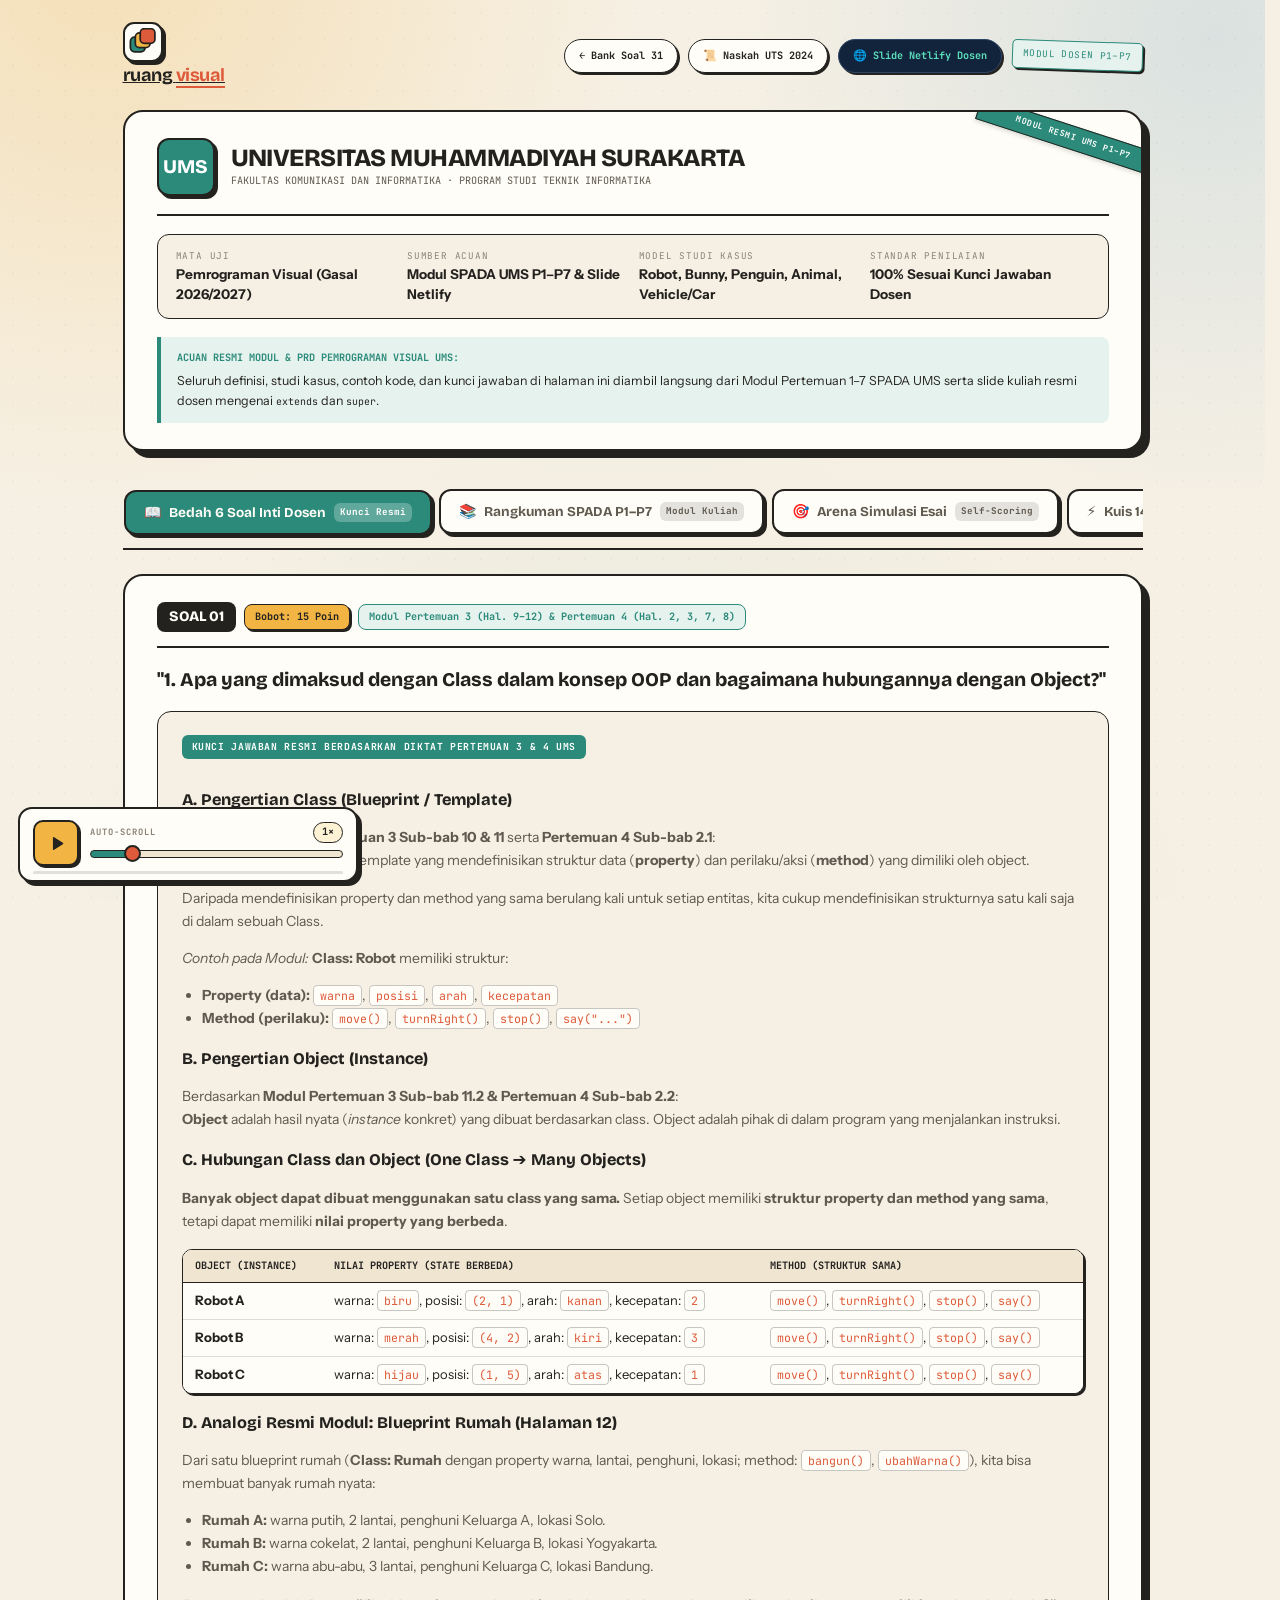
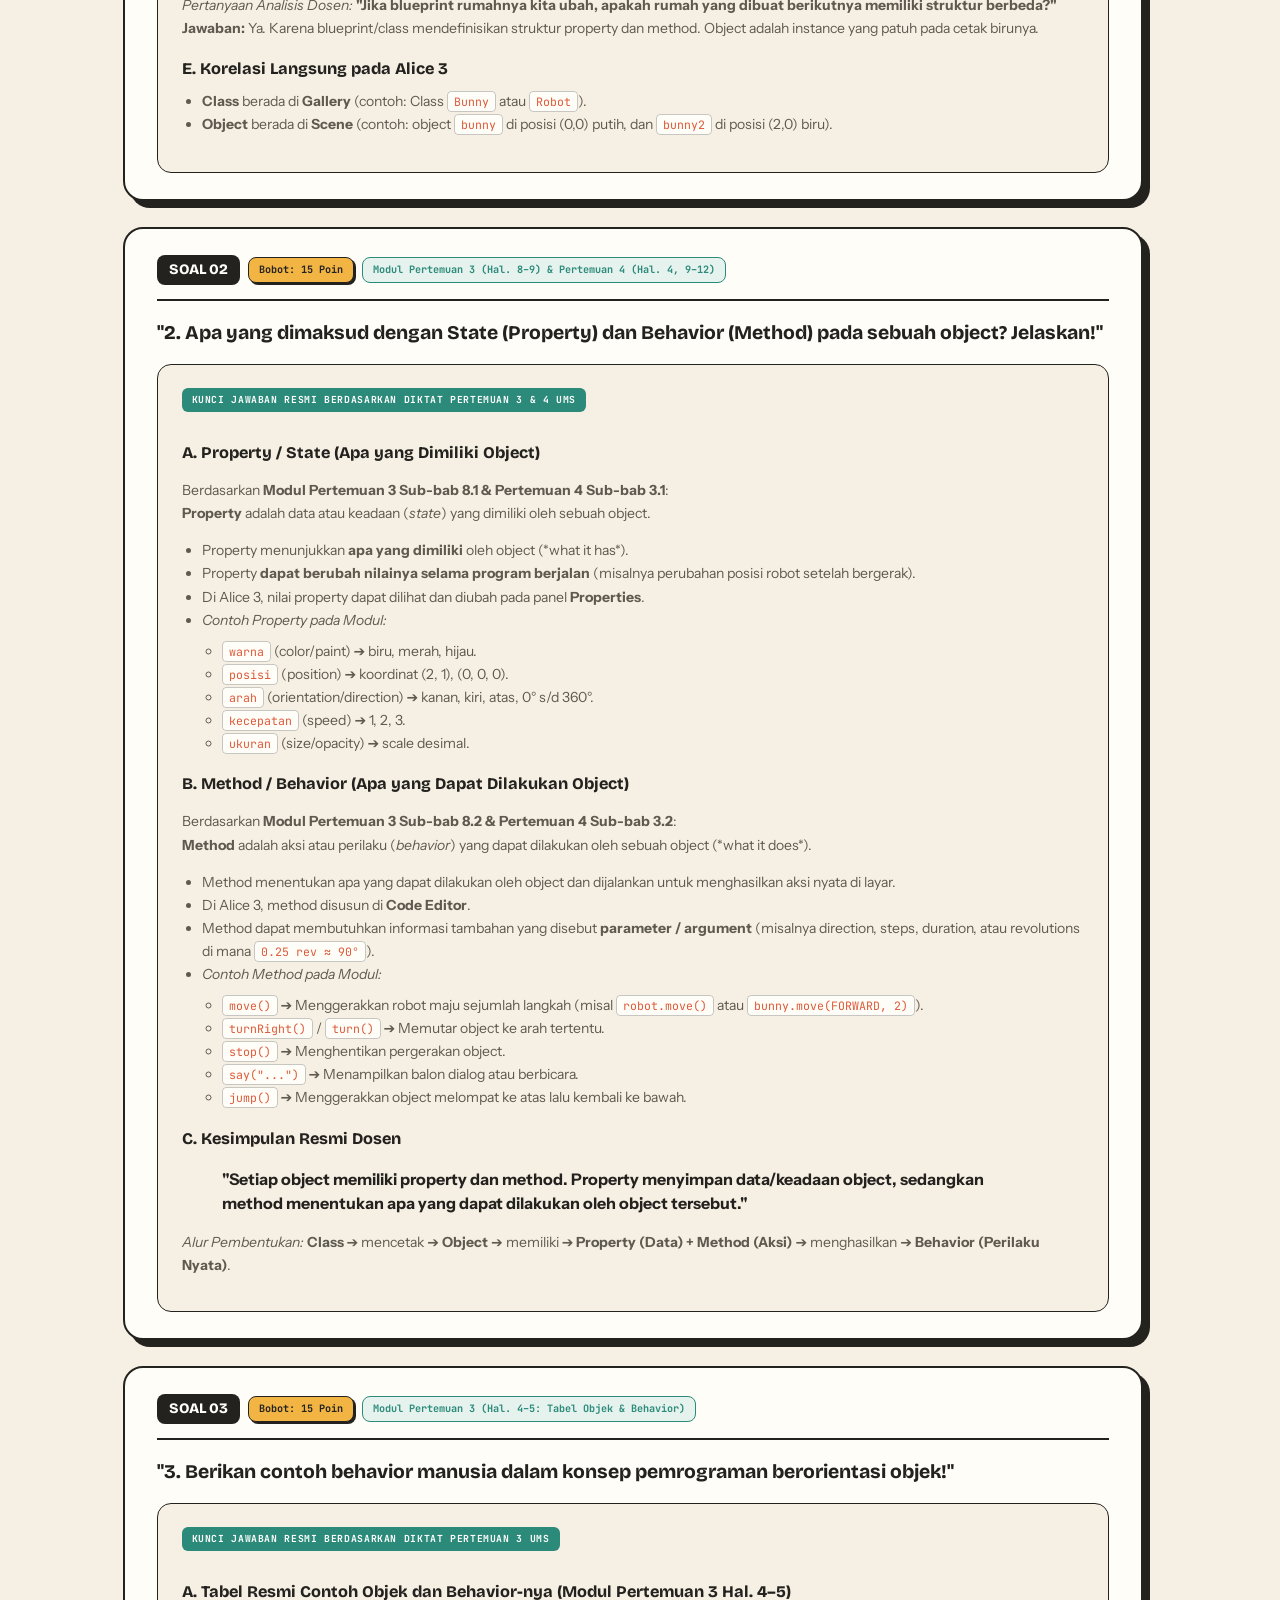
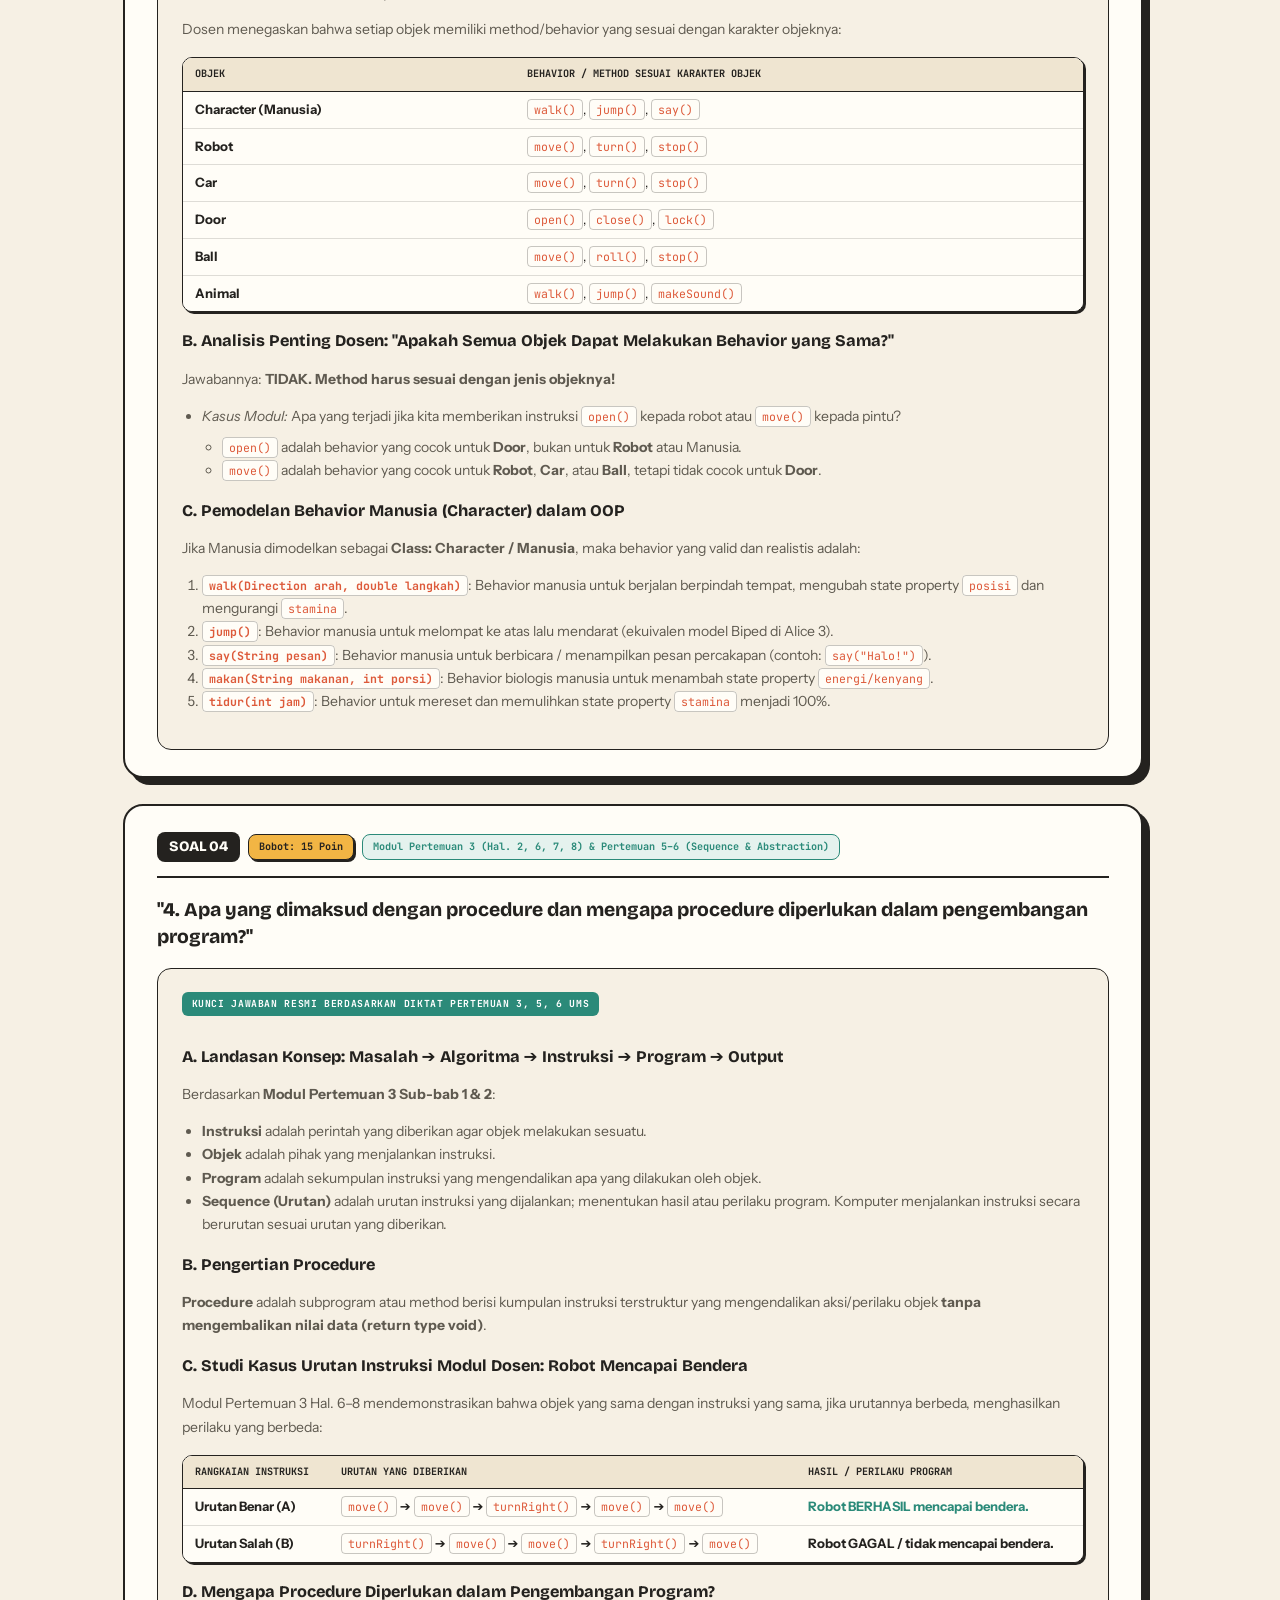
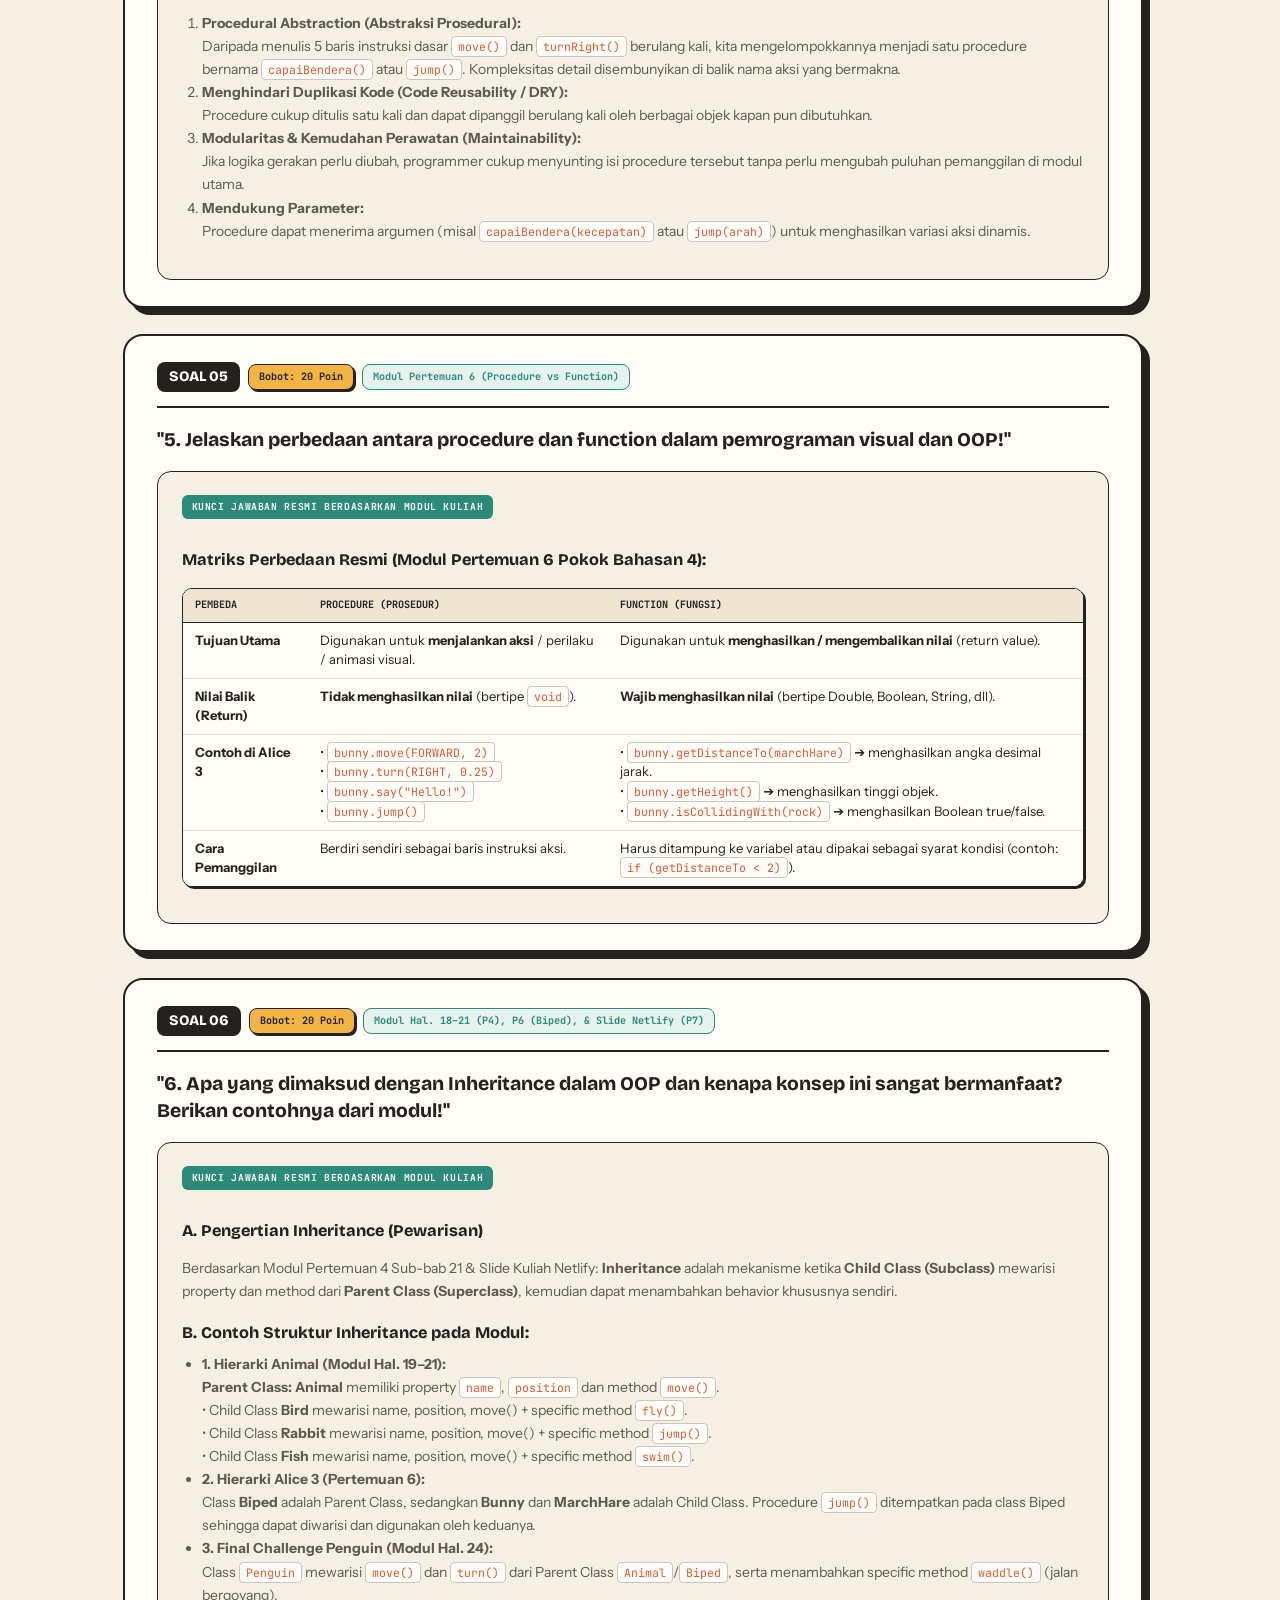
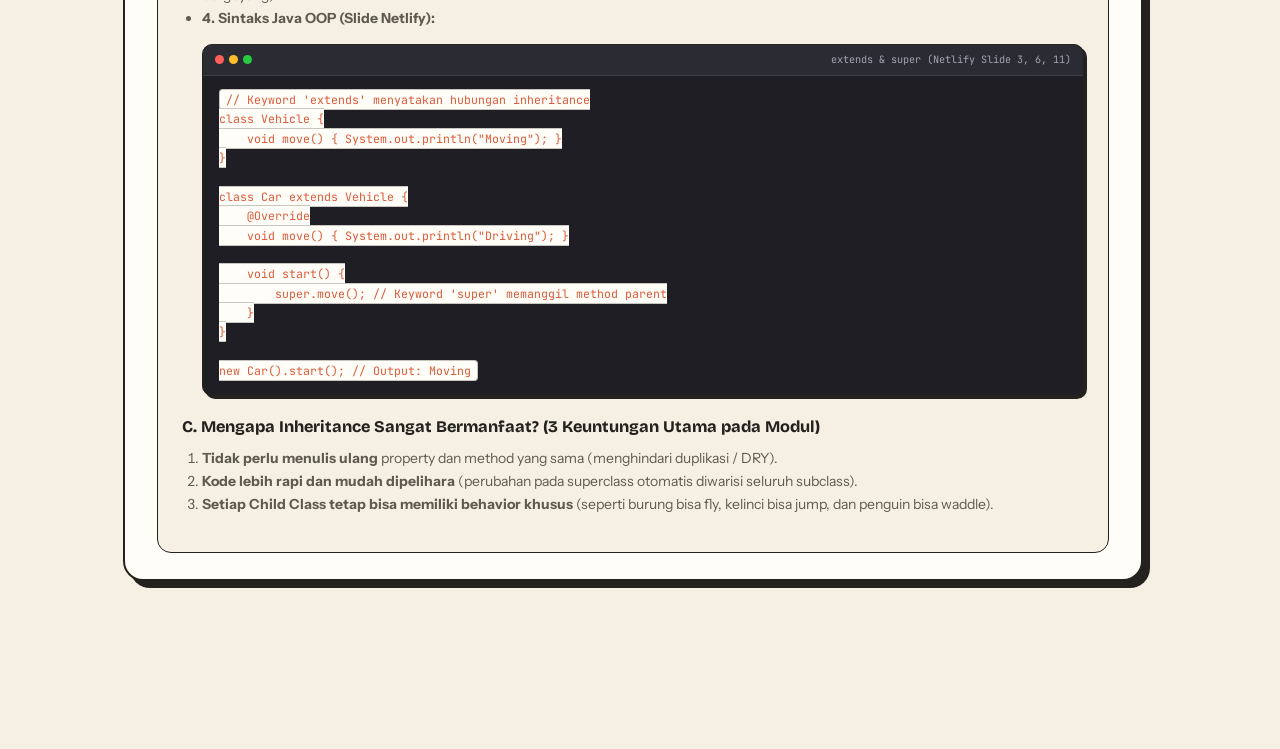
<file: uts-2026.html>
<!DOCTYPE html>
<html lang="id">
<head>
<meta charset="utf-8">
<meta name="viewport" content="width=device-width, initial-scale=1">
<title>Modul &amp; Latihan UTS Pemrograman Visual 2026/2027 — Berdasarkan Modul Dosen SPADA UMS &amp; Netlify</title>
<meta name="description" content="Halaman resmi materi dan latihan UTS Pemrograman Visual Gasal 2026/2027 Teknik Informatika UMS. 100% selaras dengan modul kuliah Pertemuan 1–7: Visual Blocks, Class & Object, Property & Method, Alice 3, Sequence, Control Structures, Procedural Abstraction, serta Java extends & super.">
<meta name="theme-color" content="#2b8a79">
<meta name="author" content="voltakyy">
<meta name="keywords" content="Pemrograman Visual, Alice 3, UTS 2026, Informatika UMS, Class and Object, Inheritance, Procedure and Function, Java OOP">
<meta property="og:title" content="Modul &amp; Latihan UTS Pemrograman Visual 2026/2027 — SPADA UMS">
<meta property="og:description" content="Materi kuliah resmi dan arena simulasi latihan soal esai UTS Pemrograman Visual Gasal 2026/2027 UMS.">
<meta property="og:type" content="article">
<meta property="og:url" content="https://voltakyy.github.io/latihan-pemrograman-visual/uts-2026.html">
<meta property="og:image" content="https://voltakyy.github.io/latihan-pemrograman-visual/favicon.svg">
<meta name="twitter:card" content="summary">
<link rel="canonical" href="https://voltakyy.github.io/latihan-pemrograman-visual/uts-2026.html">
<link rel="icon" href="favicon.svg" type="image/svg+xml">
<link rel="preconnect" href="https://fonts.googleapis.com">
<link rel="preconnect" href="https://fonts.gstatic.com" crossorigin>
<link href="https://fonts.googleapis.com/css2?family=Bricolage+Grotesque:opsz,wght@12..96,400..800&family=Instrument+Sans:ital,wght@0,400..700;1,400..600&family=JetBrains+Mono:wght@400;500;600;700&display=swap" rel="stylesheet">
<link rel="stylesheet" href="styles.css">

<style>
/* =========================================================
   Gaya Khusus Modul Pembelajaran UTS 2026 Sesuai PRD Dosen UMS
   ========================================================= */

.exam-nav {
  display: flex;
  align-items: center;
  gap: 10px;
  flex-wrap: wrap;
}
.nav-pill {
  display: inline-flex;
  align-items: center;
  gap: 6px;
  padding: 8px 14px;
  border: 1.5px solid var(--ink);
  border-radius: 999px;
  background: var(--card);
  font-family: var(--mono);
  font-size: 11px;
  font-weight: 700;
  text-decoration: none;
  white-space: nowrap;
  flex: 0 0 auto;
  flex-shrink: 0;
  box-shadow: 2px 2px 0 var(--ink);
  transition: all .15s ease;
}
.nav-pill:hover {
  transform: translate(-1px, -1px);
  box-shadow: 4px 4px 0 var(--ink);
  background: var(--mustard-soft);
}
.nav-pill.active {
  background: var(--mustard);
  color: var(--ink);
}

.exam-tabs-wrap {
  position: sticky;
  top: 0;
  z-index: 40;
  background: rgba(246, 240, 228, 0.96);
  backdrop-filter: blur(8px);
  border-bottom: 2px solid var(--ink);
  margin-top: 18px;
  padding: 10px 0;
}
.exam-tabs {
  display: flex;
  gap: 8px;
  overflow-x: auto;
  -webkit-overflow-scrolling: touch;
  scrollbar-width: none;
  padding-bottom: 4px;
}
.exam-tabs::-webkit-scrollbar { display: none; }
.tab-trigger {
  display: inline-flex;
  align-items: center;
  gap: 8px;
  padding: 10px 18px;
  border: 2px solid var(--ink);
  border-radius: 12px;
  background: var(--card);
  font-family: var(--display);
  font-size: 14px;
  font-weight: 700;
  color: var(--ink-soft);
  cursor: pointer;
  box-shadow: 3px 3px 0 var(--ink);
  white-space: nowrap;
  flex: 0 0 auto;
  flex-shrink: 0;
  transition: all .15s ease;
}
.tab-trigger:hover {
  transform: translate(-1px, -1px);
  box-shadow: 5px 5px 0 var(--ink);
  color: var(--ink);
}
.tab-trigger.active {
  background: var(--teal);
  color: #fffdf7;
  border-color: var(--ink);
  box-shadow: 3px 3px 0 var(--ink);
  transform: translate(1px, 1px);
}
.tab-badge {
  font-family: var(--mono);
  font-size: 10px;
  padding: 2px 6px;
  border-radius: 6px;
  background: rgba(36,34,31,.12);
  color: inherit;
}
.tab-trigger.active .tab-badge {
  background: rgba(255,255,255,.25);
  color: #fff;
}

.exam-pane {
  display: none;
  animation: fadeIn .2s ease-out;
  padding-top: 24px;
}
.exam-pane.active {
  display: block;
}
@keyframes fadeIn {
  from { opacity: 0; transform: translateY(6px); }
  to { opacity: 1; transform: translateY(0); }
}

.official-header-card {
  border: 2px solid var(--ink);
  border-radius: var(--radius);
  background: var(--card);
  box-shadow: var(--shadow);
  padding: 26px clamp(18px, 4vw, 32px);
  margin-bottom: 28px;
  position: relative;
  overflow: hidden;
}
.official-header-card::before {
  content: "MODUL RESMI UMS P1–P7";
  position: absolute;
  top: 14px;
  right: -32px;
  background: var(--teal);
  color: #fff;
  border: 1.5px solid var(--ink);
  font-family: var(--mono);
  font-size: 9px;
  font-weight: 700;
  padding: 4px 38px;
  transform: rotate(18deg);
  box-shadow: 0 2px 4px rgba(0,0,0,.15);
  letter-spacing: .08em;
}
.univ-brand {
  display: flex;
  align-items: center;
  gap: 16px;
  border-bottom: 2px solid var(--ink);
  padding-bottom: 18px;
  margin-bottom: 18px;
}
.univ-logo-box {
  width: 58px;
  height: 58px;
  border: 2px solid var(--ink);
  border-radius: 12px;
  background: var(--teal);
  color: #fff;
  display: grid;
  place-items: center;
  font-family: var(--display);
  font-weight: 800;
  font-size: 20px;
  box-shadow: 3px 3px 0 var(--ink);
  flex-shrink: 0;
}
.univ-titles h1 {
  margin: 0;
  font-size: clamp(1.2rem, 3vw, 1.6rem);
  font-weight: 800;
  letter-spacing: -.02em;
}
.univ-titles p {
  margin: 2px 0 0;
  font-family: var(--mono);
  font-size: 11px;
  color: var(--ink-soft);
}
.exam-meta-grid {
  display: grid;
  grid-template-columns: repeat(auto-fit, minmax(min(100%, 180px), 1fr));
  gap: 12px;
  margin-bottom: 18px;
  background: var(--paper);
  border: 1.5px solid var(--ink);
  border-radius: 12px;
  padding: 14px 18px;
}
.meta-item {
  display: flex;
  flex-direction: column;
}
.meta-label {
  font-family: var(--mono);
  font-size: 10px;
  text-transform: uppercase;
  letter-spacing: .08em;
  color: var(--ink-faint);
}
.meta-val {
  font-weight: 700;
  font-size: 13.5px;
  color: var(--ink);
}

.guidance-box {
  border-left: 4px solid var(--teal);
  background: var(--teal-soft);
  padding: 12px 16px;
  border-radius: 0 8px 8px 0;
  font-size: 12.5px;
  line-height: 1.6;
}
.guidance-box strong {
  display: block;
  font-family: var(--mono);
  font-size: 11px;
  text-transform: uppercase;
  margin-bottom: 4px;
  color: var(--teal);
}

/* Modul Strips */
.module-strip {
  display: flex;
  flex-direction: column;
  gap: 16px;
  margin-bottom: 30px;
}
.module-card {
  border: 2px solid var(--ink);
  border-radius: 14px;
  background: var(--card);
  padding: 20px 24px;
  box-shadow: 4px 4px 0 var(--ink);
}
.module-header {
  display: flex;
  justify-content: space-between;
  align-items: center;
  gap: 10px;
  border-bottom: 1.5px dashed rgba(36,34,31,.2);
  padding-bottom: 10px;
  margin-bottom: 12px;
  flex-wrap: wrap;
}
.module-pill {
  background: var(--ink);
  color: #fff;
  font-family: var(--mono);
  font-size: 10.5px;
  font-weight: 700;
  padding: 3px 10px;
  border-radius: 6px;
}
.module-title {
  margin: 0;
  font-family: var(--display);
  font-size: 1.18rem;
  font-weight: 800;
}
.module-body p, .module-body li {
  font-size: 14px;
  line-height: 1.65;
  color: var(--ink-soft);
}
.module-body ul, .module-body ol {
  margin: 8px 0 12px 22px;
  padding: 0;
}

/* Post Soal */
.q-post {
  border: 2px solid var(--ink);
  border-radius: var(--radius);
  background: var(--card);
  box-shadow: var(--shadow);
  padding: 26px clamp(18px, 3.5vw, 32px);
  margin-bottom: 26px;
  position: relative;
}
.q-post-header {
  display: flex;
  align-items: center;
  justify-content: space-between;
  gap: 14px;
  flex-wrap: wrap;
  padding-bottom: 14px;
  border-bottom: 2px solid var(--ink);
  margin-bottom: 18px;
}
.q-badge-group {
  display: flex;
  align-items: center;
  gap: 8px;
  flex-wrap: wrap;
}
.badge-qno {
  background: var(--ink);
  color: #fffdf7;
  font-family: var(--display);
  font-weight: 800;
  font-size: 15px;
  padding: 4px 12px;
  border-radius: 8px;
}
.badge-score {
  background: var(--mustard);
  color: var(--ink);
  border: 1.5px solid var(--ink);
  font-family: var(--mono);
  font-weight: 700;
  font-size: 11px;
  padding: 4px 10px;
  border-radius: 8px;
  box-shadow: 2px 2px 0 var(--ink);
}
.badge-source {
  background: var(--teal-soft);
  color: var(--teal);
  border: 1.5px solid var(--teal);
  font-family: var(--mono);
  font-weight: 700;
  font-size: 11px;
  padding: 4px 10px;
  border-radius: 8px;
}
.q-statement {
  font-family: var(--display);
  font-size: 1.25rem;
  font-weight: 750;
  line-height: 1.35;
  color: var(--ink);
  margin: 0 0 16px;
}

.solution-card {
  background: var(--paper);
  border: 1.5px solid var(--ink);
  border-radius: 14px;
  padding: 20px clamp(14px, 3vw, 24px);
  margin-top: 18px;
}
.sol-tag {
  display: inline-flex;
  align-items: center;
  gap: 6px;
  background: var(--teal);
  color: #fff;
  font-family: var(--mono);
  font-size: 10.5px;
  font-weight: 700;
  padding: 4px 10px;
  border-radius: 6px;
  margin-bottom: 12px;
  text-transform: uppercase;
  letter-spacing: .06em;
}
.sol-content h4 {
  font-family: var(--display);
  font-size: 1.05rem;
  font-weight: 750;
  margin: 16px 0 8px;
  color: var(--ink);
}
.sol-content p, .sol-content li {
  font-size: 14px;
  line-height: 1.65;
  color: var(--ink-soft);
}
.sol-content ul, .sol-content ol {
  margin: 8px 0 16px 20px;
  padding: 0;
}
.sol-content code {
  font-family: var(--mono);
  font-size: 12.5px;
  background: var(--card);
  border: 1px solid rgba(36,34,31,.25);
  padding: 2px 6px;
  border-radius: 4px;
  color: var(--tomato);
}
.code-window {
  border: 1.5px solid var(--ink);
  border-radius: 10px;
  background: #1e1e24;
  color: #f3ecdc;
  margin: 14px 0 18px;
  overflow: hidden;
  box-shadow: 3px 3px 0 var(--ink);
}
.code-bar {
  display: flex;
  align-items: center;
  justify-content: space-between;
  padding: 6px 12px;
  background: #2b2b34;
  border-bottom: 1px solid #3c3c46;
  font-family: var(--mono);
  font-size: 11px;
  color: #a4a4b2;
}
.code-dots {
  display: flex;
  gap: 5px;
}
.code-dots span {
  width: 9px;
  height: 9px;
  border-radius: 50%;
  background: #555;
}
.code-dots span:nth-child(1) { background: #ff5f56; }
.code-dots span:nth-child(2) { background: #ffbd2e; }
.code-dots span:nth-child(3) { background: #27c93f; }
.code-window pre {
  margin: 0;
  padding: 14px 16px;
  overflow-x: auto;
  font-family: var(--mono);
  font-size: 12.5px;
  line-height: 1.55;
}

.rubrik-table-wrap {
  width: 100%;
  max-width: 100%;
  overflow-x: auto;
  -webkit-overflow-scrolling: touch;
  margin: 16px 0;
  border: 1.5px solid var(--ink);
  border-radius: 10px;
  background: var(--card);
  box-shadow: 2px 2px 0 var(--ink);
  overscroll-behavior-x: contain;
}
.rubrik-table-wrap .rubrik-table {
  margin: 0;
  border: none;
  border-radius: 0;
  min-width: 520px;
}
.rubrik-table {
  width: 100%;
  border-collapse: collapse;
  font-size: 13px;
  background: var(--card);
}
.rubrik-table th {
  background: var(--paper-deep);
  border-bottom: 1.5px solid var(--ink);
  padding: 8px 12px;
  text-align: left;
  font-family: var(--mono);
  font-size: 11px;
  text-transform: uppercase;
  color: var(--ink);
}
.rubrik-table td {
  padding: 8px 12px;
  border-bottom: 1px solid rgba(36,34,31,.15);
  vertical-align: top;
}
.rubrik-table tr:last-child td { border-bottom: none; }

/* Interactive Simulator */
.essay-sim-card {
  border: 2px solid var(--ink);
  border-radius: var(--radius);
  background: var(--card);
  box-shadow: var(--shadow);
  padding: 24px clamp(16px, 3.5vw, 28px);
  margin-bottom: 24px;
}
.sim-textarea {
  width: 100%;
  min-height: 105px;
  border: 1.5px solid var(--ink);
  border-radius: 10px;
  padding: 12px 14px;
  font-family: var(--font);
  font-size: 14px;
  background: #fff;
  color: var(--ink);
  resize: vertical;
  margin: 10px 0 14px;
  box-shadow: inset 1px 1px 3px rgba(0,0,0,.08);
}
.sim-textarea:focus {
  outline: none;
  border-color: var(--teal);
  box-shadow: 0 0 0 3px var(--teal-soft);
}
.sim-actions {
  display: flex;
  align-items: center;
  justify-content: space-between;
  gap: 12px;
  flex-wrap: wrap;
}
.score-slider-wrap {
  display: flex;
  align-items: center;
  gap: 10px;
  background: var(--paper);
  border: 1.5px solid var(--ink);
  padding: 6px 12px;
  border-radius: 8px;
}
.score-slider-wrap input[type=range] {
  cursor: pointer;
  accent-color: var(--teal);
}
.score-val-badge {
  font-family: var(--mono);
  font-weight: 700;
  font-size: 13px;
  color: var(--teal);
  min-width: 52px;
  text-align: right;
}

.exam-score-bar {
  border: 2px solid var(--ink);
  border-radius: 14px;
  background: var(--mustard);
  box-shadow: 5px 5px 0 var(--ink);
  padding: 16px 22px;
  margin-bottom: 24px;
  display: flex;
  align-items: center;
  justify-content: space-between;
  gap: 16px;
  flex-wrap: wrap;
}
.score-info h3 {
  margin: 0;
  font-family: var(--display);
  font-size: 1.2rem;
  font-weight: 800;
}
.score-info p {
  margin: 2px 0 0;
  font-size: 12.5px;
  font-family: var(--mono);
}
.score-tally-box {
  display: flex;
  align-items: center;
  gap: 14px;
}
.score-big-num {
  font-family: var(--display);
  font-size: 2.2rem;
  font-weight: 850;
  line-height: 1;
}
.grade-pill {
  padding: 4px 14px;
  border: 2px solid var(--ink);
  border-radius: 999px;
  background: var(--card);
  font-family: var(--mono);
  font-weight: 800;
  font-size: 14px;
  box-shadow: 2px 2px 0 var(--ink);
}

/* Kuis Options */
.mc-grid {
  display: flex;
  flex-direction: column;
  gap: 10px;
  margin: 14px 0;
}
.mc-opt-btn {
  display: flex;
  align-items: flex-start;
  gap: 12px;
  width: 100%;
  text-align: left;
  padding: 12px 16px;
  border: 1.5px solid var(--ink);
  border-radius: 10px;
  background: var(--card);
  cursor: pointer;
  font-size: 14px;
  line-height: 1.45;
  color: var(--ink);
  box-shadow: 2px 2px 0 var(--ink);
  transition: all .15s ease;
}
.mc-opt-btn:hover {
  background: var(--mustard-soft);
  transform: translate(-1px, -1px);
  box-shadow: 3px 3px 0 var(--ink);
}
.mc-opt-btn.correct {
  background: var(--teal-soft) !important;
  border-color: var(--teal) !important;
  color: var(--teal) !important;
  font-weight: 700;
}
.mc-opt-btn.wrong {
  background: var(--tomato-soft) !important;
  border-color: var(--tomato) !important;
  color: var(--tomato) !important;
  opacity: .85;
}
.mc-key {
  font-family: var(--mono);
  font-weight: 700;
  background: var(--paper-deep);
  border: 1px solid var(--ink);
  padding: 2px 7px;
  border-radius: 5px;
  flex-shrink: 0;
  font-size: 12px;
}

/* Responsive Breakpoints untuk Mencegah Horizontal Flow & Shift */
@media (max-width: 640px) {
  .site-head {
    flex-direction: column;
    align-items: flex-start;
    gap: 12px;
  }
  .exam-nav {
    width: 100%;
    gap: 8px;
  }
  .univ-brand {
    flex-direction: column;
    align-items: flex-start;
    gap: 10px;
  }
  .exam-score-bar {
    flex-direction: column;
    align-items: flex-start;
    gap: 14px;
    padding: 16px 18px;
  }
  .score-tally-box {
    width: 100%;
    justify-content: space-between;
  }
  .sim-actions {
    flex-direction: column;
    align-items: stretch;
    gap: 10px;
  }
  .score-slider-wrap {
    width: 100%;
  }
  .score-slider-wrap input[type=range] {
    flex: 1;
  }
  .official-header-card {
    padding: 20px 16px;
  }
  .official-header-card::before {
    display: none;
  }
}
@media (max-width: 420px) {
  .nav-pill {
    font-size: 10px;
    padding: 6px 10px;
  }
  .tab-trigger {
    font-size: 12px;
    padding: 8px 12px;
  }
  .q-statement {
    font-size: 1.1rem;
  }
}

/* Printable */
@media print {
  body { background: #fff !important; color: #000 !important; }
  body::before, .site-head, .exam-nav, .exam-tabs-wrap, .exam-score-bar, .sim-actions, .sim-textarea, .no-print, .btn {
    display: none !important;
  }
  .shell { width: 100% !important; max-width: 100% !important; padding: 0 !important; margin: 0 !important; }
  .exam-pane { display: none !important; }
  #pane-cheatsheet { display: block !important; padding: 0 !important; }
  .official-header-card { page-break-inside: avoid; box-shadow: none !important; border: 1px solid #666 !important; }
}

.back-to-top {
  position: fixed;
  bottom: 24px;
  right: 24px;
  width: 48px;
  height: 48px;
  border-radius: 50%;
  background: var(--mustard);
  color: var(--ink);
  border: 2px solid var(--ink);
  box-shadow: 3px 3px 0 var(--ink);
  font-size: 20px;
  font-weight: 800;
  cursor: pointer;
  display: none;
  align-items: center;
  justify-content: center;
  z-index: 999;
  transition: transform 0.15s ease, background 0.15s ease;
}
.back-to-top:hover {
  transform: translate(-2px, -2px);
  box-shadow: 5px 5px 0 var(--ink);
  background: #ffd269;
}
.back-to-top:active {
  transform: translate(2px, 2px);
  box-shadow: 1px 1px 0 var(--ink);
}
</style>
  <link rel="stylesheet" href="autoscroll.css">
</head>
<body>
<div id="readProgressBar" style="position:fixed; top:0; left:0; height:5px; width:0%; background:var(--teal); z-index:99999; transition:width 0.1s ease;"></div>
<a href="#main-content" class="skip-link">Lewati ke konten utama</a>

<main class="shell" id="main-content">

  <!-- ================= TOP HEADER ================= -->
  <header class="site-head">
    <a class="brand" href="index.html" aria-label="Kembali ke Beranda Ruang Visual">
      <span class="brand-mark" aria-hidden="true">
        <svg viewBox="0 0 40 40" width="40" height="40">
          <rect x="2" y="13" width="21" height="21" rx="6" fill="#2b8a79" stroke="#24221f" stroke-width="2.5"/>
          <rect x="9" y="7" width="21" height="21" rx="6" fill="#f2b544" stroke="#24221f" stroke-width="2.5"/>
          <rect x="16" y="1" width="21" height="21" rx="6" fill="#dd5a3a" stroke="#24221f" stroke-width="2.5"/>
        </svg>
      </span>
      <span class="brand-text">ruang <em>visual</em></span>
    </a>
    
    <div class="exam-nav">
      <a href="index.html" class="nav-pill" title="Ke Bank Soal Pilihan Ganda 31 Soal">
        <span>←</span> Bank Soal 31
      </a>
      <a href="uts-2024.html" class="nav-pill" title="Halaman Khusus UTS 2024">
        <span>📜</span> Naskah UTS 2024
      </a>
      <a href="https://extends-super-inheritance.netlify.app/" target="_blank" rel="noopener noreferrer" class="nav-pill" style="background:#12233c; color:#5ce0bc; border-color:#2c4566;" title="Slide Resmi Dosen Netlify: extends & super">
        <span>🌐</span> Slide Netlify Dosen
      </a>
      <span class="stamp-badge" style="background:var(--teal-soft); border-color:var(--teal); color:var(--teal);">MODUL DOSEN P1–P7</span>
    </div>
  </header>

  <!-- ================= HERO & INFO NASKAH ================= -->
  <section class="official-header-card" style="margin-top:20px;">
    <div class="univ-brand">
      <div class="univ-logo-box">UMS</div>
      <div class="univ-titles">
        <h1>UNIVERSITAS MUHAMMADIYAH SURAKARTA</h1>
        <p>FAKULTAS KOMUNIKASI DAN INFORMATIKA · PROGRAM STUDI TEKNIK INFORMATIKA</p>
      </div>
    </div>

    <div class="exam-meta-grid">
      <div class="meta-item">
        <span class="meta-label">Mata Uji</span>
        <span class="meta-val">Pemrograman Visual (Gasal 2026/2027)</span>
      </div>
      <div class="meta-item">
        <span class="meta-label">Sumber Acuan</span>
        <span class="meta-val">Modul SPADA UMS P1–P7 &amp; Slide Netlify</span>
      </div>
      <div class="meta-item">
        <span class="meta-label">Model Studi Kasus</span>
        <span class="meta-val">Robot, Bunny, Penguin, Animal, Vehicle/Car</span>
      </div>
      <div class="meta-item">
        <span class="meta-label">Standar Penilaian</span>
        <span class="meta-val">100% Sesuai Kunci Jawaban Dosen</span>
      </div>
    </div>

    <div class="guidance-box">
      <strong>Acuan Resmi Modul &amp; PRD Pemrograman Visual UMS:</strong>
      Seluruh definisi, studi kasus, contoh kode, dan kunci jawaban di halaman ini diambil langsung dari Modul Pertemuan 1–7 SPADA UMS serta slide kuliah resmi dosen mengenai <code>extends</code> dan <code>super</code>.
    </div>
  </section>

  <!-- ================= TABS NAVIGATION ================= -->
  <div class="exam-tabs-wrap">
    <div class="exam-tabs" role="tablist">
      <button class="tab-trigger active" onclick="switchExamTab('solusi', this)" role="tab" aria-selected="true">
        <span>📖</span> Bedah 6 Soal Inti Dosen <span class="tab-badge">Kunci Resmi</span>
      </button>
      <button class="tab-trigger" onclick="switchExamTab('silabus', this)" role="tab" aria-selected="false">
        <span>📚</span> Rangkuman SPADA P1–P7 <span class="tab-badge">Modul Kuliah</span>
      </button>
      <button class="tab-trigger" onclick="switchExamTab('latihan', this)" role="tab" aria-selected="false">
        <span>🎯</span> Arena Simulasi Esai <span class="tab-badge">Self-Scoring</span>
      </button>
      <button class="tab-trigger" onclick="switchExamTab('kuis', this)" role="tab" aria-selected="false">
        <span>⚡</span> Kuis 14 Kasus Modul <span class="tab-badge">Interaktif</span>
      </button>
      <button class="tab-trigger" onclick="switchExamTab('lab', this)" role="tab" aria-selected="false">
        <span>🧪</span> Lab Alice 3 &amp; Netlify Java <span class="tab-badge">Visualizer</span>
      </button>
      <button class="tab-trigger" onclick="switchExamTab('cheatsheet', this)" role="tab" aria-selected="false">
        <span>🖨️</span> Catatan Kilat A4 <span class="tab-badge">Siap Cetak</span>
      </button>
    </div>
  </div>

  <!-- ================= TAB 1: BEDAH 6 SOAL INTI SESUAI MODUL DOSEN ================= -->
  <div id="pane-solusi" class="exam-pane active">

    <!-- SOAL 01 -->
    <article class="q-post">
      <div class="q-post-header">
        <div class="q-badge-group">
          <span class="badge-qno">SOAL 01</span>
          <span class="badge-score">Bobot: 15 Poin</span>
          <span class="badge-source">Modul Pertemuan 3 (Hal. 9–12) &amp; Pertemuan 4 (Hal. 2, 3, 7, 8)</span>
        </div>
      </div>

      <h2 class="q-statement">
        "1. Apa yang dimaksud dengan Class dalam konsep OOP dan bagaimana hubungannya dengan Object?"
      </h2>

      <div class="solution-card">
        <span class="sol-tag">Kunci Jawaban Resmi Berdasarkan Diktat Pertemuan 3 &amp; 4 UMS</span>
        <div class="sol-content">
          <h4>A. Pengertian Class (Blueprint / Template)</h4>
          <p>
            Berdasarkan <strong>Modul Pertemuan 3 Sub-bab 10 &amp; 11</strong> serta <strong>Pertemuan 4 Sub-bab 2.1</strong>:
            <br><strong>Class</strong> adalah <em>blueprint</em> atau template yang mendefinisikan struktur data (<strong>property</strong>) dan perilaku/aksi (<strong>method</strong>) yang dimiliki oleh object.
          </p>
          <p>
            Daripada mendefinisikan property dan method yang sama berulang kali untuk setiap entitas, kita cukup mendefinisikan strukturnya satu kali saja di dalam sebuah Class.
          </p>
          <p>
            <em>Contoh pada Modul:</em> <strong>Class: Robot</strong> memiliki struktur:
          </p>
          <ul>
            <li><strong>Property (data):</strong> <code>warna</code>, <code>posisi</code>, <code>arah</code>, <code>kecepatan</code></li>
            <li><strong>Method (perilaku):</strong> <code>move()</code>, <code>turnRight()</code>, <code>stop()</code>, <code>say("...")</code></li>
          </ul>

          <h4>B. Pengertian Object (Instance)</h4>
          <p>
            Berdasarkan <strong>Modul Pertemuan 3 Sub-bab 11.2 &amp; Pertemuan 4 Sub-bab 2.2</strong>:
            <br><strong>Object</strong> adalah hasil nyata (<em>instance</em> konkret) yang dibuat berdasarkan class. Object adalah pihak di dalam program yang menjalankan instruksi.
          </p>

          <h4>C. Hubungan Class dan Object (One Class ➔ Many Objects)</h4>
          <p>
            <strong>Banyak object dapat dibuat menggunakan satu class yang sama.</strong> Setiap object memiliki <strong>struktur property dan method yang sama</strong>, tetapi dapat memiliki <strong>nilai property yang berbeda</strong>.
          </p>
          
          <div class="rubrik-table-wrap">
<table class="rubrik-table">
            <thead>
              <tr>
                <th>Object (Instance)</th>
                <th>Nilai Property (State Berbeda)</th>
                <th>Method (Struktur Sama)</th>
              </tr>
            </thead>
            <tbody>
              <tr>
                <td><strong>Robot A</strong></td>
                <td>warna: <code>biru</code>, posisi: <code>(2, 1)</code>, arah: <code>kanan</code>, kecepatan: <code>2</code></td>
                <td><code>move()</code>, <code>turnRight()</code>, <code>stop()</code>, <code>say()</code></td>
              </tr>
              <tr>
                <td><strong>Robot B</strong></td>
                <td>warna: <code>merah</code>, posisi: <code>(4, 2)</code>, arah: <code>kiri</code>, kecepatan: <code>3</code></td>
                <td><code>move()</code>, <code>turnRight()</code>, <code>stop()</code>, <code>say()</code></td>
              </tr>
              <tr>
                <td><strong>Robot C</strong></td>
                <td>warna: <code>hijau</code>, posisi: <code>(1, 5)</code>, arah: <code>atas</code>, kecepatan: <code>1</code></td>
                <td><code>move()</code>, <code>turnRight()</code>, <code>stop()</code>, <code>say()</code></td>
              </tr>
            </tbody>
          </table>
</div>

          <h4>D. Analogi Resmi Modul: Blueprint Rumah (Halaman 12)</h4>
          <p>
            Dari satu blueprint rumah (<strong>Class: Rumah</strong> dengan property warna, lantai, penghuni, lokasi; method: <code>bangun()</code>, <code>ubahWarna()</code>), kita bisa membuat banyak rumah nyata:
          </p>
          <ul>
            <li><strong>Rumah A:</strong> warna putih, 2 lantai, penghuni Keluarga A, lokasi Solo.</li>
            <li><strong>Rumah B:</strong> warna cokelat, 2 lantai, penghuni Keluarga B, lokasi Yogyakarta.</li>
            <li><strong>Rumah C:</strong> warna abu-abu, 3 lantai, penghuni Keluarga C, lokasi Bandung.</li>
          </ul>
          <p>
            <em>Pertanyaan Analisis Dosen:</em> <strong>"Jika blueprint rumahnya kita ubah, apakah rumah yang dibuat berikutnya memiliki struktur berbeda?"</strong>
            <br><strong>Jawaban:</strong> Ya. Karena blueprint/class mendefinisikan struktur property dan method. Object adalah instance yang patuh pada cetak birunya.
          </p>

          <h4>E. Korelasi Langsung pada Alice 3</h4>
          <ul>
            <li><strong>Class</strong> berada di <strong>Gallery</strong> (contoh: Class <code>Bunny</code> atau <code>Robot</code>).</li>
            <li><strong>Object</strong> berada di <strong>Scene</strong> (contoh: object <code>bunny</code> di posisi (0,0) putih, dan <code>bunny2</code> di posisi (2,0) biru).</li>
          </ul>
        </div>
      </div>
    </article>

    <!-- SOAL 02 -->
    <article class="q-post">
      <div class="q-post-header">
        <div class="q-badge-group">
          <span class="badge-qno">SOAL 02</span>
          <span class="badge-score">Bobot: 15 Poin</span>
          <span class="badge-source">Modul Pertemuan 3 (Hal. 8–9) &amp; Pertemuan 4 (Hal. 4, 9–12)</span>
        </div>
      </div>

      <h2 class="q-statement">
        "2. Apa yang dimaksud dengan State (Property) dan Behavior (Method) pada sebuah object? Jelaskan!"
      </h2>

      <div class="solution-card">
        <span class="sol-tag">Kunci Jawaban Resmi Berdasarkan Diktat Pertemuan 3 &amp; 4 UMS</span>
        <div class="sol-content">
          <h4>A. Property / State (Apa yang Dimiliki Object)</h4>
          <p>
            Berdasarkan <strong>Modul Pertemuan 3 Sub-bab 8.1 &amp; Pertemuan 4 Sub-bab 3.1</strong>:
            <br><strong>Property</strong> adalah data atau keadaan (<em>state</em>) yang dimiliki oleh sebuah object.
          </p>
          <ul>
            <li>Property menunjukkan <strong>apa yang dimiliki</strong> oleh object (*what it has*).</li>
            <li>Property <strong>dapat berubah nilainya selama program berjalan</strong> (misalnya perubahan posisi robot setelah bergerak).</li>
            <li>Di Alice 3, nilai property dapat dilihat dan diubah pada panel <strong>Properties</strong>.</li>
            <li><em>Contoh Property pada Modul:</em>
              <ul>
                <li><code>warna</code> (color/paint) ➔ biru, merah, hijau.</li>
                <li><code>posisi</code> (position) ➔ koordinat (2, 1), (0, 0, 0).</li>
                <li><code>arah</code> (orientation/direction) ➔ kanan, kiri, atas, 0° s/d 360°.</li>
                <li><code>kecepatan</code> (speed) ➔ 1, 2, 3.</li>
                <li><code>ukuran</code> (size/opacity) ➔ scale desimal.</li>
              </ul>
            </li>
          </ul>

          <h4>B. Method / Behavior (Apa yang Dapat Dilakukan Object)</h4>
          <p>
            Berdasarkan <strong>Modul Pertemuan 3 Sub-bab 8.2 &amp; Pertemuan 4 Sub-bab 3.2</strong>:
            <br><strong>Method</strong> adalah aksi atau perilaku (<em>behavior</em>) yang dapat dilakukan oleh sebuah object (*what it does*).
          </p>
          <ul>
            <li>Method menentukan apa yang dapat dilakukan oleh object dan dijalankan untuk menghasilkan aksi nyata di layar.</li>
            <li>Di Alice 3, method disusun di <strong>Code Editor</strong>.</li>
            <li>Method dapat membutuhkan informasi tambahan yang disebut <strong>parameter / argument</strong> (misalnya direction, steps, duration, atau revolutions di mana <code>0.25 rev ≈ 90°</code>).</li>
            <li><em>Contoh Method pada Modul:</em>
              <ul>
                <li><code>move()</code> ➔ Menggerakkan robot maju sejumlah langkah (misal <code>robot.move()</code> atau <code>bunny.move(FORWARD, 2)</code>).</li>
                <li><code>turnRight()</code> / <code>turn()</code> ➔ Memutar object ke arah tertentu.</li>
                <li><code>stop()</code> ➔ Menghentikan pergerakan object.</li>
                <li><code>say("...")</code> ➔ Menampilkan balon dialog atau berbicara.</li>
                <li><code>jump()</code> ➔ Menggerakkan object melompat ke atas lalu kembali ke bawah.</li>
              </ul>
            </li>
          </ul>

          <h4>C. Kesimpulan Resmi Dosen</h4>
          <blockquote>
            <strong>"Setiap object memiliki property dan method. Property menyimpan data/keadaan object, sedangkan method menentukan apa yang dapat dilakukan oleh object tersebut."</strong>
          </blockquote>
          <p>
            <em>Alur Pembentukan:</em> <strong>Class</strong> ➔ mencetak ➔ <strong>Object</strong> ➔ memiliki ➔ <strong>Property (Data) + Method (Aksi)</strong> ➔ menghasilkan ➔ <strong>Behavior (Perilaku Nyata)</strong>.
          </p>
        </div>
      </div>
    </article>

    <!-- SOAL 03 -->
    <article class="q-post">
      <div class="q-post-header">
        <div class="q-badge-group">
          <span class="badge-qno">SOAL 03</span>
          <span class="badge-score">Bobot: 15 Poin</span>
          <span class="badge-source">Modul Pertemuan 3 (Hal. 4–5: Tabel Objek &amp; Behavior)</span>
        </div>
      </div>

      <h2 class="q-statement">
        "3. Berikan contoh behavior manusia dalam konsep pemrograman berorientasi objek!"
      </h2>

      <div class="solution-card">
        <span class="sol-tag">Kunci Jawaban Resmi Berdasarkan Diktat Pertemuan 3 UMS</span>
        <div class="sol-content">
          <h4>A. Tabel Resmi Contoh Objek dan Behavior-nya (Modul Pertemuan 3 Hal. 4–5)</h4>
          <p>
            Dosen menegaskan bahwa setiap objek memiliki method/behavior yang sesuai dengan karakter objeknya:
          </p>
          <div class="rubrik-table-wrap">
<table class="rubrik-table">
            <thead>
              <tr>
                <th>Objek</th>
                <th>Behavior / Method Sesuai Karakter Objek</th>
              </tr>
            </thead>
            <tbody>
              <tr>
                <td><strong>Character (Manusia)</strong></td>
                <td><code>walk()</code>, <code>jump()</code>, <code>say()</code></td>
              </tr>
              <tr>
                <td><strong>Robot</strong></td>
                <td><code>move()</code>, <code>turn()</code>, <code>stop()</code></td>
              </tr>
              <tr>
                <td><strong>Car</strong></td>
                <td><code>move()</code>, <code>turn()</code>, <code>stop()</code></td>
              </tr>
              <tr>
                <td><strong>Door</strong></td>
                <td><code>open()</code>, <code>close()</code>, <code>lock()</code></td>
              </tr>
              <tr>
                <td><strong>Ball</strong></td>
                <td><code>move()</code>, <code>roll()</code>, <code>stop()</code></td>
              </tr>
              <tr>
                <td><strong>Animal</strong></td>
                <td><code>walk()</code>, <code>jump()</code>, <code>makeSound()</code></td>
              </tr>
            </tbody>
          </table>
</div>

          <h4>B. Analisis Penting Dosen: "Apakah Semua Objek Dapat Melakukan Behavior yang Sama?"</h4>
          <p>
            Jawabannya: <strong>TIDAK. Method harus sesuai dengan jenis objeknya!</strong>
          </p>
          <ul>
            <li><em>Kasus Modul:</em> Apa yang terjadi jika kita memberikan instruksi <code>open()</code> kepada robot atau <code>move()</code> kepada pintu?
              <ul>
                <li><code>open()</code> adalah behavior yang cocok untuk <strong>Door</strong>, bukan untuk <strong>Robot</strong> atau Manusia.</li>
                <li><code>move()</code> adalah behavior yang cocok untuk <strong>Robot</strong>, <strong>Car</strong>, atau <strong>Ball</strong>, tetapi tidak cocok untuk <strong>Door</strong>.</li>
              </ul>
            </li>
          </ul>

          <h4>C. Pemodelan Behavior Manusia (Character) dalam OOP</h4>
          <p>
            Jika Manusia dimodelkan sebagai <strong>Class: Character / Manusia</strong>, maka behavior yang valid dan realistis adalah:
          </p>
          <ol>
            <li>
              <strong><code>walk(Direction arah, double langkah)</code></strong>: Behavior manusia untuk berjalan berpindah tempat, mengubah state property <code>posisi</code> dan mengurangi <code>stamina</code>.
            </li>
            <li>
              <strong><code>jump()</code></strong>: Behavior manusia untuk melompat ke atas lalu mendarat (ekuivalen model Biped di Alice 3).
            </li>
            <li>
              <strong><code>say(String pesan)</code></strong>: Behavior manusia untuk berbicara / menampilkan pesan percakapan (contoh: <code>say("Halo!")</code>).
            </li>
            <li>
              <strong><code>makan(String makanan, int porsi)</code></strong>: Behavior biologis manusia untuk menambah state property <code>energi/kenyang</code>.
            </li>
            <li>
              <strong><code>tidur(int jam)</code></strong>: Behavior untuk mereset dan memulihkan state property <code>stamina</code> menjadi 100%.
            </li>
          </ol>
        </div>
      </div>
    </article>

    <!-- SOAL 04 -->
    <article class="q-post">
      <div class="q-post-header">
        <div class="q-badge-group">
          <span class="badge-qno">SOAL 04</span>
          <span class="badge-score">Bobot: 15 Poin</span>
          <span class="badge-source">Modul Pertemuan 3 (Hal. 2, 6, 7, 8) &amp; Pertemuan 5–6 (Sequence &amp; Abstraction)</span>
        </div>
      </div>

      <h2 class="q-statement">
        "4. Apa yang dimaksud dengan procedure dan mengapa procedure diperlukan dalam pengembangan program?"
      </h2>

      <div class="solution-card">
        <span class="sol-tag">Kunci Jawaban Resmi Berdasarkan Diktat Pertemuan 3, 5, 6 UMS</span>
        <div class="sol-content">
          <h4>A. Landasan Konsep: Masalah ➔ Algoritma ➔ Instruksi ➔ Program ➔ Output</h4>
          <p>
            Berdasarkan <strong>Modul Pertemuan 3 Sub-bab 1 &amp; 2</strong>:
          </p>
          <ul>
            <li><strong>Instruksi</strong> adalah perintah yang diberikan agar objek melakukan sesuatu.</li>
            <li><strong>Objek</strong> adalah pihak yang menjalankan instruksi.</li>
            <li><strong>Program</strong> adalah sekumpulan instruksi yang mengendalikan apa yang dilakukan oleh objek.</li>
            <li><strong>Sequence (Urutan)</strong> adalah urutan instruksi yang dijalankan; menentukan hasil atau perilaku program. Komputer menjalankan instruksi secara berurutan sesuai urutan yang diberikan.</li>
          </ul>

          <h4>B. Pengertian Procedure</h4>
          <p>
            <strong>Procedure</strong> adalah subprogram atau method berisi kumpulan instruksi terstruktur yang mengendalikan aksi/perilaku objek <strong>tanpa mengembalikan nilai data (return type void)</strong>.
          </p>

          <h4>C. Studi Kasus Urutan Instruksi Modul Dosen: Robot Mencapai Bendera</h4>
          <p>
            Modul Pertemuan 3 Hal. 6–8 mendemonstrasikan bahwa objek yang sama dengan instruksi yang sama, jika urutannya berbeda, menghasilkan perilaku yang berbeda:
          </p>
          <div class="rubrik-table-wrap">
<table class="rubrik-table">
            <thead>
              <tr>
                <th>Rangkaian Instruksi</th>
                <th>Urutan yang Diberikan</th>
                <th>Hasil / Perilaku Program</th>
              </tr>
            </thead>
            <tbody>
              <tr>
                <td><strong>Urutan Benar (A)</strong></td>
                <td><code>move()</code> ➔ <code>move()</code> ➔ <code>turnRight()</code> ➔ <code>move()</code> ➔ <code>move()</code></td>
                <td><strong style="color:var(--teal);">Robot BERHASIL mencapai bendera.</strong></td>
              </tr>
              <tr>
                <td><strong>Urutan Salah (B)</strong></td>
                <td><code>turnRight()</code> ➔ <code>move()</code> ➔ <code>move()</code> ➔ <code>turnRight()</code> ➔ <code>move()</code></td>
                <td><strong style="color:var(--coral);">Robot GAGAL / tidak mencapai bendera.</strong></td>
              </tr>
            </tbody>
          </table>
</div>

          <h4>D. Mengapa Procedure Diperlukan dalam Pengembangan Program?</h4>
          <ol>
            <li>
              <strong>Procedural Abstraction (Abstraksi Prosedural):</strong><br>
              Daripada menulis 5 baris instruksi dasar <code>move()</code> dan <code>turnRight()</code> berulang kali, kita mengelompokkannya menjadi satu procedure bernama <code>capaiBendera()</code> atau <code>jump()</code>. Kompleksitas detail disembunyikan di balik nama aksi yang bermakna.
            </li>
            <li>
              <strong>Menghindari Duplikasi Kode (Code Reusability / DRY):</strong><br>
              Procedure cukup ditulis satu kali dan dapat dipanggil berulang kali oleh berbagai objek kapan pun dibutuhkan.
            </li>
            <li>
              <strong>Modularitas &amp; Kemudahan Perawatan (Maintainability):</strong><br>
              Jika logika gerakan perlu diubah, programmer cukup menyunting isi procedure tersebut tanpa perlu mengubah puluhan pemanggilan di modul utama.
            </li>
            <li>
              <strong>Mendukung Parameter:</strong><br>
              Procedure dapat menerima argumen (misal <code>capaiBendera(kecepatan)</code> atau <code>jump(arah)</code>) untuk menghasilkan variasi aksi dinamis.
            </li>
          </ol>
        </div>
      </div>
    </article>

    <!-- SOAL 5 -->
    <article class="q-post">
      <div class="q-post-header">
        <div class="q-badge-group">
          <span class="badge-qno">SOAL 05</span>
          <span class="badge-score">Bobot: 20 Poin</span>
          <span class="badge-source">Modul Pertemuan 6 (Procedure vs Function)</span>
        </div>
      </div>

      <h2 class="q-statement">
        "5. Jelaskan perbedaan antara procedure dan function dalam pemrograman visual dan OOP!"
      </h2>

      <div class="solution-card">
        <span class="sol-tag">Kunci Jawaban Resmi Berdasarkan Modul Kuliah</span>
        <div class="sol-content">
          <h4>Matriks Perbedaan Resmi (Modul Pertemuan 6 Pokok Bahasan 4):</h4>
          <div class="rubrik-table-wrap">
<table class="rubrik-table">
            <thead>
              <tr>
                <th>Pembeda</th>
                <th>Procedure (Prosedur)</th>
                <th>Function (Fungsi)</th>
              </tr>
            </thead>
            <tbody>
              <tr>
                <td><strong>Tujuan Utama</strong></td>
                <td>Digunakan untuk <strong>menjalankan aksi</strong> / perilaku / animasi visual.</td>
                <td>Digunakan untuk <strong>menghasilkan / mengembalikan nilai</strong> (return value).</td>
              </tr>
              <tr>
                <td><strong>Nilai Balik (Return)</strong></td>
                <td><strong>Tidak menghasilkan nilai</strong> (bertipe <code>void</code>).</td>
                <td><strong>Wajib menghasilkan nilai</strong> (bertipe Double, Boolean, String, dll).</td>
              </tr>
              <tr>
                <td><strong>Contoh di Alice 3</strong></td>
                <td>
                  • <code>bunny.move(FORWARD, 2)</code><br>
                  • <code>bunny.turn(RIGHT, 0.25)</code><br>
                  • <code>bunny.say("Hello!")</code><br>
                  • <code>bunny.jump()</code>
                </td>
                <td>
                  • <code>bunny.getDistanceTo(marchHare)</code> ➔ menghasilkan angka desimal jarak.<br>
                  • <code>bunny.getHeight()</code> ➔ menghasilkan tinggi objek.<br>
                  • <code>bunny.isCollidingWith(rock)</code> ➔ menghasilkan Boolean true/false.
                </td>
              </tr>
              <tr>
                <td><strong>Cara Pemanggilan</strong></td>
                <td>Berdiri sendiri sebagai baris instruksi aksi.</td>
                <td>Harus ditampung ke variabel atau dipakai sebagai syarat kondisi (contoh: <code>if (getDistanceTo &lt; 2)</code>).</td>
              </tr>
            </tbody>
          </table>
</div>
        </div>
      </div>
    </article>

    <!-- SOAL 6 -->
    <article class="q-post">
      <div class="q-post-header">
        <div class="q-badge-group">
          <span class="badge-qno">SOAL 06</span>
          <span class="badge-score">Bobot: 20 Poin</span>
          <span class="badge-source">Modul Hal. 18–21 (P4), P6 (Biped), &amp; Slide Netlify (P7)</span>
        </div>
      </div>

      <h2 class="q-statement">
        "6. Apa yang dimaksud dengan Inheritance dalam OOP dan kenapa konsep ini sangat bermanfaat? Berikan contohnya dari modul!"
      </h2>

      <div class="solution-card">
        <span class="sol-tag">Kunci Jawaban Resmi Berdasarkan Modul Kuliah</span>
        <div class="sol-content">
          <h4>A. Pengertian Inheritance (Pewarisan)</h4>
          <p>
            Berdasarkan Modul Pertemuan 4 Sub-bab 21 &amp; Slide Kuliah Netlify: <strong>Inheritance</strong> adalah mekanisme ketika <strong>Child Class (Subclass)</strong> mewarisi property dan method dari <strong>Parent Class (Superclass)</strong>, kemudian dapat menambahkan behavior khususnya sendiri.
          </p>

          <h4>B. Contoh Struktur Inheritance pada Modul:</h4>
          <ul>
            <li>
              <strong>1. Hierarki Animal (Modul Hal. 19–21):</strong><br>
              <strong>Parent Class: Animal</strong> memiliki property <code>name</code>, <code>position</code> dan method <code>move()</code>.<br>
              • Child Class <strong>Bird</strong> mewarisi name, position, move() + specific method <code>fly()</code>.<br>
              • Child Class <strong>Rabbit</strong> mewarisi name, position, move() + specific method <code>jump()</code>.<br>
              • Child Class <strong>Fish</strong> mewarisi name, position, move() + specific method <code>swim()</code>.
            </li>
            <li>
              <strong>2. Hierarki Alice 3 (Pertemuan 6):</strong><br>
              Class <strong>Biped</strong> adalah Parent Class, sedangkan <strong>Bunny</strong> dan <strong>MarchHare</strong> adalah Child Class. Procedure <code>jump()</code> ditempatkan pada class Biped sehingga dapat diwarisi dan digunakan oleh keduanya.
            </li>
            <li>
              <strong>3. Final Challenge Penguin (Modul Hal. 24):</strong><br>
              Class <code>Penguin</code> mewarisi <code>move()</code> dan <code>turn()</code> dari Parent Class <code>Animal</code>/<code>Biped</code>, serta menambahkan specific method <code>waddle()</code> (jalan bergoyang).
            </li>
            <li>
              <strong>4. Sintaks Java OOP (Slide Netlify):</strong>
              <div class="code-window">
                <div class="code-bar">
                  <div class="code-dots"><span></span><span></span><span></span></div>
                  <span>extends &amp; super (Netlify Slide 3, 6, 11)</span>
                </div>
                <pre><code>// Keyword 'extends' menyatakan hubungan inheritance
class Vehicle {
    void move() { System.out.println("Moving"); }
}

class Car extends Vehicle {
    @Override
    void move() { System.out.println("Driving"); }

    void start() {
        super.move(); // Keyword 'super' memanggil method parent
    }
}

new Car().start(); // Output: Moving</code></pre>
              </div>
            </li>
          </ul>

          <h4>C. Mengapa Inheritance Sangat Bermanfaat? (3 Keuntungan Utama pada Modul)</h4>
          <ol>
            <li><strong>Tidak perlu menulis ulang</strong> property dan method yang sama (menghindari duplikasi / DRY).</li>
            <li><strong>Kode lebih rapi dan mudah dipelihara</strong> (perubahan pada superclass otomatis diwarisi seluruh subclass).</li>
            <li><strong>Setiap Child Class tetap bisa memiliki behavior khusus</strong> (seperti burung bisa fly, kelinci bisa jump, dan penguin bisa waddle).</li>
          </ol>
        </div>
      </div>
    </article>

  </div>

  <!-- ================= TAB 2: RANGKUMAN SPADA PERTEMUAN 1–7 ================= -->
  <div id="pane-silabus" class="exam-pane">
    <!-- Konten Silabus SPADA UMS P1-P7 -->
    <div class="module-strip">
      <article class="module-card">
        <div class="module-header">
          <span class="module-pill">PERTEMUAN 1 &amp; 2</span>
          <h3 class="module-title">Instructions to Visual Blocks</h3>
        </div>
        <div class="module-body">
          <p>Masalah ➔ Algoritma ➔ Instruksi ➔ Program ➔ Output. Komputer butuh instruksi eksplisit, terstruktur, tidak ambigu. 5 Representasi: Natural, Pseudocode, Flowchart, Tekstual (Java/Python), Blok Visual (Alice 3).</p>
        </div>
      </article>

      <!-- PERTEMUAN 3 LENGKAP RESMI DARI DOSEN UMS -->
      <article class="module-card" style="border: 2px solid var(--teal); background: #fdfdf9;">
        <div class="module-header" style="background: var(--teal-soft); border-bottom: 2px solid var(--teal); padding: 14px 20px;">
          <span class="module-pill" style="background: var(--teal); color: #fff;">PERTEMUAN 3 (DIKTAT RESMI UMS)</span>
          <h3 class="module-title" style="color: var(--ink);">Dari Instruksi ke Perilaku Program — Blueprint, Sequence &amp; Objek</h3>
        </div>
        <div class="module-body" style="padding: 20px 24px;">
          
          <h4>1. Gambaran Umum: Alur Pemrograman</h4>
          <p>
            Materi menghubungkan alur fundamental pemrograman komputer:
            <br><strong style="font-family:var(--mono); color:var(--teal); font-size:14px;">Masalah ➔ Algoritma ➔ Instruksi ➔ Program ➔ Output</strong>
          </p>
          <ul>
            <li><strong>Instruksi:</strong> Perintah yang diberikan agar objek melakukan sesuatu.</li>
            <li><strong>Objek:</strong> Pihak di dalam program yang menjalankan instruksi.</li>
            <li><strong>Program:</strong> Sekumpulan instruksi yang mengendalikan apa yang dilakukan oleh objek (<em>"Program = sekumpulan instruksi yang mengendalikan apa yang dilakukan oleh objek"</em>).</li>
            <li><strong>Output / Perilaku:</strong> Hasil yang muncul setelah instruksi dijalankan.</li>
          </ul>

          <h4>2. Program Membentuk Perilaku (Behavior)</h4>
          <p>Contoh instruksi yang diberikan kepada Robot:</p>
          <div class="code-window" style="margin-bottom:12px;">
            <pre><code>move forward
turn right
say "Hello!"</code></pre>
          </div>
          <p>Hasil perilaku (behavior) yang ditampilkan robot:</p>
          <ol>
            <li><strong>Move Forward:</strong> Robot bergerak maju.</li>
            <li><strong>Turn Right:</strong> Robot berbelok ke kanan.</li>
            <li><strong>Say "Hello!":</strong> Robot mengucapkan kata "Hello!".</li>
          </ol>
          <p>
            <em>Definisi:</em> <strong>Perilaku / Behavior</strong> adalah hasil aksi yang dilakukan objek setelah instruksi dijalankan.
          </p>

          <h4>3. Siapa yang Melakukan Instruksi?</h4>
          <blockquote>
            <strong>"Ketika kita memberikan instruksi, harus ada objek yang melakukan instruksi tersebut."</strong>
          </blockquote>
          <p>
            <strong>Object</strong> adalah sesuatu di dalam program yang dapat kita berikan instruksi. Instruksi tidak dapat berdiri sendiri; harus ada objek yang menjalankannya.
          </p>

          <h4>4. Tabel Contoh Objek dan Behavior-nya</h4>
          <div class="rubrik-table-wrap">
<table class="rubrik-table">
            <thead>
              <tr>
                <th>Objek</th>
                <th>Behavior / Method</th>
                <th>Kesesuaian Logika</th>
              </tr>
            </thead>
            <tbody>
              <tr>
                <td><strong>Robot</strong></td>
                <td><code>move()</code>, <code>turn()</code>, <code>stop()</code></td>
                <td>Cocok untuk berpindah posisi dan bernavigasi.</td>
              </tr>
              <tr>
                <td><strong>Character</strong></td>
                <td><code>walk()</code>, <code>jump()</code>, <code>say()</code></td>
                <td>Cocok untuk manusia / karakter avatar.</td>
              </tr>
              <tr>
                <td><strong>Car</strong></td>
                <td><code>move()</code>, <code>turn()</code>, <code>stop()</code></td>
                <td>Cocok untuk kendaraan roda empat.</td>
              </tr>
              <tr>
                <td><strong>Door</strong></td>
                <td><code>open()</code>, <code>close()</code>, <code>lock()</code></td>
                <td>Cocok untuk pintu membuka/menutup.</td>
              </tr>
              <tr>
                <td><strong>Ball</strong></td>
                <td><code>move()</code>, <code>roll()</code>, <code>stop()</code></td>
                <td>Cocok untuk benda bulat menggelinding.</td>
              </tr>
              <tr>
                <td><strong>Animal</strong></td>
                <td><code>walk()</code>, <code>jump()</code>, <code>makeSound()</code></td>
                <td>Cocok untuk satwa bersuara/melompat.</td>
              </tr>
            </tbody>
          </table>
</div>
          <p>
            <em>Pertanyaan Penting Dosen:</em> <strong>"Apa yang terjadi jika kita memberikan instruksi `open()` kepada robot atau `move()` kepada pintu?"</strong>
            <br>• <code>open()</code> adalah behavior yang cocok untuk <strong>Door</strong>, bukan untuk <strong>Robot</strong>.
            <br>• <code>move()`</code> adalah behavior yang cocok untuk <strong>Robot</strong>, <strong>Car</strong>, atau <strong>Ball</strong>, tetapi tidak cocok untuk <strong>Door</strong>.
            <br>• <strong>Kesimpulan:</strong> Tidak semua objek dapat melakukan behavior yang sama. Method harus sesuai dengan jenis objeknya.
          </p>

          <h4>5 &amp; 6. Sequence: Urutan Instruksi Menentukan Hasil</h4>
          <blockquote>
            <strong>"Instruksi yang sama, namun urutannya berbeda dapat menghasilkan perilaku yang berbeda. Komputer menjalankan instruksi secara berurutan sesuai dengan urutan yang diberikan."</strong>
          </blockquote>
          <ul>
            <li><strong>Urutan Instruksi A:</strong> <code>move forward</code> ➔ <code>turn right</code> ➔ <code>move forward</code> ➔ <code>stop</code> <span style="color:var(--teal); font-weight:700;">(Robot mencapai bendera)</span></li>
            <li><strong>Urutan Instruksi B:</strong> <code>turn right</code> ➔ <code>move forward</code> ➔ <code>move forward</code> ➔ <code>stop</code> <span style="color:var(--coral); font-weight:700;">(Robot berbelok duluan ➔ tidak mencapai bendera)</span></li>
          </ul>

          <h4>7. Studi Kasus: Membuat Robot Mencapai Tujuan Bendera</h4>
          <p>Robot sudah bisa <code>move()</code> dan <code>turnRight()</code>. Untuk mencapai bendera pada grid:</p>
          <ul>
            <li><strong style="color:var(--teal);">Urutan Benar:</strong> <code>move()</code> ➔ <code>move()</code> ➔ <code>turnRight()</code> ➔ <code>move()</code> ➔ <code>move()</code> ➔ <span style="font-weight:700;">Berhasil!</span></li>
            <li><strong style="color:var(--coral);">Urutan Salah:</strong> <code>turnRight()</code> ➔ <code>move()</code> ➔ <code>move()</code> ➔ <code>turnRight()</code> ➔ <code>move()</code> ➔ <span style="font-weight:700;">Gagal!</span></li>
          </ul>

          <h4>8. Object Memiliki Property dan Method</h4>
          <ul>
            <li><strong>Property:</strong> Data atau keadaan yang dimiliki oleh sebuah object (misal: warna → "biru", posisi, arah, kecepatan). Property dapat berubah selama program berjalan (contoh: posisi robot setelah bergerak).</li>
            <li><strong>Method:</strong> Aksi atau perilaku yang dapat dilakukan oleh sebuah object (contoh: <code>move()</code>, <code>turnRight()</code>, <code>stop()</code>, <code>say("...")</code>).</li>
          </ul>

          <h4>9. Kasus Tiga Robot: Robot A, Robot B, dan Robot C</h4>
          <p>Ketiga robot memiliki method yang sama dan struktur property yang sama, namun memiliki nilai property yang berbeda:</p>
          <div class="rubrik-table-wrap">
<table class="rubrik-table">
            <thead>
              <tr>
                <th>Objek</th>
                <th>Warna</th>
                <th>Posisi</th>
                <th>Arah</th>
                <th>Kecepatan</th>
                <th>Method yang Dimiliki</th>
              </tr>
            </thead>
            <tbody>
              <tr>
                <td><strong>Robot A</strong></td>
                <td>biru</td>
                <td>(2, 1)</td>
                <td>kanan</td>
                <td>2</td>
                <td><code>move()</code>, <code>turnRight()</code>, <code>stop()</code></td>
              </tr>
              <tr>
                <td><strong>Robot B</strong></td>
                <td>merah</td>
                <td>(4, 2)</td>
                <td>kiri</td>
                <td>3</td>
                <td><code>move()</code>, <code>turnRight()</code>, <code>stop()</code></td>
              </tr>
              <tr>
                <td><strong>Robot C</strong></td>
                <td>hijau</td>
                <td>(1, 5)</td>
                <td>atas</td>
                <td>1</td>
                <td><code>move()</code>, <code>turnRight()</code>, <code>stop()</code></td>
              </tr>
            </tbody>
          </table>
</div>

          <h4>10. Kita Membutuhkan Blueprint (Class: Robot)</h4>
          <p>
            Daripada mendefinisikan property dan method berulang kali untuk setiap robot, kita mendefinisikan strukturnya satu kali saja dalam sebuah Class.
            <br><strong>Class: Robot</strong> mendefinisikan:
          </p>
          <ul>
            <li><strong>Property (data):</strong> <code>warna</code>, <code>posisi</code>, <code>arah</code>, <code>kecepatan</code></li>
            <li><strong>Method (perilaku):</strong> <code>move()</code>, <code>turnRight()</code>, <code>stop()</code>, <code>say("...")</code></li>
          </ul>

          <h4>11. Class vs Object: Analogi Blueprint Rumah</h4>
          <p>
            Dari satu blueprint <strong>Class: Rumah</strong> (property: warna, jumlah lantai, penghuni, lokasi; method: <code>bangun()</code>, <code>ubahWarna()</code>, <code>tambahLantai()</code>), dapat dibangun:
          </p>
          <ul>
            <li><strong>Rumah A:</strong> putih, 2 lantai, Keluarga A, lokasi Solo.</li>
            <li><strong>Rumah B:</strong> cokelat, 2 lantai, Keluarga B, lokasi Yogyakarta.</li>
            <li><strong>Rumah C:</strong> abu-abu, 3 lantai, Keluarga C, lokasi Bandung.</li>
          </ul>
          <p>
            <em>Pertanyaan Refleksi Dosen:</em> Jika blueprint rumah diubah, apakah rumah yang dibuat berikutnya ikut berubah?
            <br><strong>Ya.</strong> Blueprint/class mendefinisikan struktur. Jika blueprint diubah, seluruh objek baru yang dibuat darinya akan mengikuti perubahan struktur tersebut.
          </p>

          <h4>12. Tabel Ringkasan Definisi 13 Istilah Resmi Dosen UMS</h4>
          <div class="rubrik-table-wrap">
<table class="rubrik-table">
            <thead>
              <tr>
                <th>Istilah</th>
                <th>Definisi Resmi Dosen SPADA UMS</th>
              </tr>
            </thead>
            <tbody>
              <tr><td><strong>Masalah</strong></td><td>Sesuatu yang perlu diselesaikan atau tujuan yang ingin dicapai.</td></tr>
              <tr><td><strong>Algoritma</strong></td><td>Urutan langkah penyelesaian masalah.</td></tr>
              <tr><td><strong>Instruksi</strong></td><td>Perintah yang diberikan agar objek melakukan sesuatu.</td></tr>
              <tr><td><strong>Program</strong></td><td>Sekumpulan instruksi yang mengendalikan apa yang dilakukan oleh objek.</td></tr>
              <tr><td><strong>Output</strong></td><td>Hasil yang muncul setelah program/instruksi dijalankan.</td></tr>
              <tr><td><strong>Object</strong></td><td>Sesuatu di dalam program yang dapat kita berikan instruksi.</td></tr>
              <tr><td><strong>Behavior</strong></td><td>Aksi atau perilaku yang dapat dilakukan oleh suatu object.</td></tr>
              <tr><td><strong>Sequence</strong></td><td>Urutan instruksi yang dijalankan; menentukan hasil atau perilaku program.</td></tr>
              <tr><td><strong>Property</strong></td><td>Data atau keadaan yang dimiliki oleh sebuah object; dapat berubah selama program berjalan.</td></tr>
              <tr><td><strong>Method</strong></td><td>Aksi atau perilaku yang dapat dilakukan oleh sebuah object.</td></tr>
              <tr><td><strong>Class</strong></td><td>Blueprint atau template yang mendefinisikan property dan method yang dimiliki oleh object.</td></tr>
              <tr><td><strong>Object/Instance</strong></td><td>Hasil nyata yang dibuat berdasarkan class.</td></tr>
              <tr><td><strong>Banyak Object</strong></td><td>Banyak object dapat dibuat menggunakan satu class yang sama; nilai property dapat berbeda, tetapi struktur property dan method-nya sama.</td></tr>
            </tbody>
          </table>
</div>

          <h4>13. Hubungan Gambar Halaman 1–12 Slide dengan Definisi</h4>
          <div class="rubrik-table-wrap">
<table class="rubrik-table">
            <thead>
              <tr>
                <th>Hal.</th>
                <th>Gambar pada Slide Kuliah</th>
                <th>Definisi yang Dihubungkan</th>
              </tr>
            </thead>
            <tbody>
              <tr><td>1</td><td>Kepala robot dan kubus bercahaya</td><td>Gambaran topik: instruksi, objek, dan perilaku program.</td></tr>
              <tr><td>2</td><td>Alur Masalah ➔ Algoritma ➔ Instruksi ➔ Program ➔ Output &amp; Robot Move/Turn/Say</td><td>Program adalah kumpulan instruksi; objek menjalankan instruksi; output adalah hasil perilaku.</td></tr>
              <tr><td>3</td><td>3 Panel: Move Forward, Turn Right, Say "Hello!"</td><td>Program membentuk perilaku objek melalui instruksi.</td></tr>
              <tr><td>4</td><td>Gambar perempuan bertanya "Siapa yang harus bergerak?"</td><td>Instruksi harus dilakukan oleh <strong>objek</strong>.</td></tr>
              <tr><td>4–5</td><td>Tabel Objek &amp; Behavior: Robot, Character, Car, Door, Ball, Animal</td><td>Object = sesuatu yang dapat diberi instruksi; behavior = aksi yang dapat dilakukan object.</td></tr>
              <tr><td>5</td><td>Pertanyaan <code>open()</code> untuk robot atau <code>move()</code> untuk pintu</td><td>Tidak semua objek memiliki behavior yang sama; method harus sesuai karakter objek.</td></tr>
              <tr><td>6</td><td>Dua urutan instruksi: A dan B</td><td>Urutan instruksi memengaruhi hasil/perilaku program.</td></tr>
              <tr><td>7</td><td>Urutan A mencapai bendera, Urutan B tidak</td><td><strong>Sequence</strong> menentukan hasil atau perilaku program.</td></tr>
              <tr><td>8</td><td>Studi kasus robot mencapai bendera dengan <code>move()</code> &amp; <code>turnRight()</code></td><td>Objek sama, instruksi sama, urutan berbeda ➔ hasil berbeda.</td></tr>
              <tr><td>9</td><td>Robot dengan property warna, posisi, arah, kecepatan; method <code>move()</code>, <code>turnRight()</code>, <code>stop()</code>, <code>say()</code></td><td>Property = data/keadaan object; method = aksi/perilaku object.</td></tr>
              <tr><td>10</td><td>Robot A, B, C dengan nilai property berbeda tetapi method sama</td><td>Banyak object memiliki struktur sama tetapi nilai property berbeda.</td></tr>
              <tr><td>11</td><td>Class: Robot sebagai blueprint &amp; Object: Robot A/B/C</td><td>Class = blueprint/template; object = instance yang dibuat dari class.</td></tr>
              <tr><td>12</td><td>Blueprint rumah dan Rumah A, B, C (Solo, Yogya, Bandung)</td><td>Class mendefinisikan struktur; object adalah hasil nyata dengan nilai property berbeda.</td></tr>
            </tbody>
          </table>
</div>

        </div>
      </article>

      <article class="module-card">
        <div class="module-header">
          <span class="module-pill">PERTEMUAN 4</span>
          <h3 class="module-title">Penerapan OOP melalui Alice 3 (Modul &amp; PRD)</h3>
        </div>
        <div class="module-body">
          <p>Gallery = Class, Scene = Object, Properties = Property, Code Editor = Method. Parameter: Direction, Steps, Revolutions (0.25 rev ≈ 90°). Hands-on Sequence: Build ➔ Predict ➔ Run &amp; Observe ➔ Experiment. Hierarchy: Animal ➔ Bird, Rabbit, Fish. Challenge: Penguin waddle().</p>
        </div>
      </article>

      <article class="module-card">
        <div class="module-header">
          <span class="module-pill">PERTEMUAN 5</span>
          <h3 class="module-title">Praktikum Mandiri Alice 3 — Control Statements</h3>
        </div>
        <div class="module-body">
          <p>do in order (berurutan), do together (simultan/bersamaan), count up to (counted loop), while (conditional loop). Procedure jump() untuk animasi melompat Bunny.</p>
        </div>
      </article>

      <article class="module-card">
        <div class="module-header">
          <span class="module-pill">PERTEMUAN 6</span>
          <h3 class="module-title">Procedural Abstraction to Inheritance &amp; Functions</h3>
        </div>
        <div class="module-body">
          <p>Procedural Abstraction mengemas instruksi jadi jump(). Biped Hierarchy diwarisi Bunny dan MarchHare. Procedure jump(direction) dengan parameter. Procedure (aksi/void) vs Function (menghasilkan nilai/getDistanceTo).</p>
        </div>
      </article>

      <article class="module-card" style="border-left:5px solid #0f806d;">
        <div class="module-header">
          <span class="module-pill" style="background:#0f806d;">PERTEMUAN 7 (NETLIFY)</span>
          <h3 class="module-title">Keywords extends &amp; super di OOP Java</h3>
        </div>
        <div class="module-body">
          <p>Koneksi Alice ke Java: Biped extends SJointedModel, Bunny extends Biped. extends menyatakan inheritance. super merujuk implementasi parent. 3 Kegunaan super: super.method(), super(), super.field. Quiz: new Car().start() memanggil super.move() output "Moving".</p>
        </div>
      </article>
    </div>
  </div>

  <!-- ================= TAB 3: ARENA SIMULASI ESAI ================= -->
  <div id="pane-latihan" class="exam-pane">

    <div class="exam-score-bar">
      <div class="score-info">
        <h3>Simulasi Penilaian Mandiri UTS 2026 Sesuai Modul Dosen</h3>
        <p>Ketik jawabanmu, buka checklist rubrik modul, lalu beri skor jujur (Total 100 Poin)</p>
      </div>
      <div class="score-tally-box">
        <div>
          <span style="font-family:var(--mono); font-size:11px; display:block; text-align:right;">TOTAL SKOR</span>
          <span id="liveTotalScore" class="score-big-num">0</span> <span style="font-size:1.1rem; font-weight:700;">/ 100</span>
        </div>
        <div id="liveGradePill" class="grade-pill">BELUM DINILAI</div>
      </div>
    </div>

    <!-- SIMULATOR 1 -->
    <div class="essay-sim-card">
      <div style="display:flex; justify-content:space-between; align-items:center; margin-bottom:10px;">
        <span class="badge-qno">LATIHAN 01 (Max: 15 Poin)</span>
        <span style="font-family:var(--mono); font-size:11px; color:var(--ink-soft);">Class &amp; Object (Robot / Bunny)</span>
      </div>
      <p style="font-weight:700; margin:0 0 8px;">Soal: Jelaskan apa itu Class dan Object, serta hubungannya berdasarkan contoh Robot A/B/C dan Gallery/Scene di Alice 3!</p>
      <textarea id="sim2026_1" class="sim-textarea" placeholder="Tuliskan jawaban latihanmu di sini..."></textarea>
      
      <div class="sim-actions">
        <button class="btn btn-small" type="button" onclick="toggleKey('simKey1', this)">Lihat Kunci &amp; Rubrik <span>👁️</span></button>
        <div class="score-slider-wrap">
          <label style="font-size:12px; font-weight:700;">Nilai Mandiri:</label>
          <input type="range" id="simRange1" min="0" max="15" value="0" oninput="updateExamScore2026()">
          <span id="simText1" class="score-val-badge">0 / 15</span>
        </div>
      </div>
      <div id="simKey1" class="solution-card" style="display:none; margin-top:14px;">
        <p style="font-size:13px; line-height:1.6; margin:0;">
          <strong>Rubrik Modul:</strong><br>
          ✓ Class sebagai blueprint/template (contoh Class Robot / Gallery Bunny) (5 Poin)<br>
          ✓ Object sebagai instance konkret (Robot A, B, C / Scene bunny, bunny2) (5 Poin)<br>
          ✓ Penjelasan One Class Many Objects &amp; Same Class Different Property (5 Poin)
        </p>
      </div>
    </div>

    <!-- SIMULATOR 2 -->
    <div class="essay-sim-card">
      <div style="display:flex; justify-content:space-between; align-items:center; margin-bottom:10px;">
        <span class="badge-qno">LATIHAN 02 (Max: 15 Poin)</span>
        <span style="font-family:var(--mono); font-size:11px; color:var(--ink-soft);">Property &amp; Method</span>
      </div>
      <p style="font-weight:700; margin:0 0 8px;">Soal: Apa itu Property dan Method? Sebutkan contohnya di panel Properties dan Code Editor Alice 3!</p>
      <textarea id="sim2026_2" class="sim-textarea" placeholder="Tuliskan jawaban latihanmu di sini..."></textarea>
      
      <div class="sim-actions">
        <button class="btn btn-small" type="button" onclick="toggleKey('simKey2', this)">Lihat Kunci &amp; Rubrik <span>👁️</span></button>
        <div class="score-slider-wrap">
          <label style="font-size:12px; font-weight:700;">Nilai Mandiri:</label>
          <input type="range" id="simRange2" min="0" max="15" value="0" oninput="updateExamScore2026()">
          <span id="simText2" class="score-val-badge">0 / 15</span>
        </div>
      </div>
      <div id="simKey2" class="solution-card" style="display:none; margin-top:14px;">
        <p style="font-size:13px; line-height:1.6; margin:0;">
          <strong>Rubrik Modul:</strong><br>
          ✓ Property = data/keadaan (what it has: color, position, orientation, size, speed) (5 Poin)<br>
          ✓ Method = perilaku/aksi (what it does: move, turn, stop, say, jump) (5 Poin)<br>
          ✓ Penjelasan parameter &amp; sequence menghasilkan behavior (5 Poin)
        </p>
      </div>
    </div>

    <!-- SIMULATOR 3 -->
    <div class="essay-sim-card">
      <div style="display:flex; justify-content:space-between; align-items:center; margin-bottom:10px;">
        <span class="badge-qno">LATIHAN 03 (Max: 15 Poin)</span>
        <span style="font-family:var(--mono); font-size:11px; color:var(--ink-soft);">Behavior Manusia</span>
      </div>
      <p style="font-weight:700; margin:0 0 8px;">Soal: Berikan contoh behavior manusia dalam pemodelan OOP beserta dampaknya terhadap property objek!</p>
      <textarea id="sim2026_3" class="sim-textarea" placeholder="Tuliskan jawaban latihanmu di sini..."></textarea>
      
      <div class="sim-actions">
        <button class="btn btn-small" type="button" onclick="toggleKey('simKey3', this)">Lihat Kunci &amp; Rubrik <span>👁️</span></button>
        <div class="score-slider-wrap">
          <label style="font-size:12px; font-weight:700;">Nilai Mandiri:</label>
          <input type="range" id="simRange3" min="0" max="15" value="0" oninput="updateExamScore2026()">
          <span id="simText3" class="score-val-badge">0 / 15</span>
        </div>
      </div>
      <div id="simKey3" class="solution-card" style="display:none; margin-top:14px;">
        <p style="font-size:13px; line-height:1.6; margin:0;">
          <strong>Rubrik Modul:</strong><br>
          ✓ Menyebutkan minimal 3 behavior realistis (berjalan, makan, tidur, belajar, berbicara) (6 Poin)<br>
          ✓ Pengaruhnya ke property objek (posisi berubah, energi pulih/turun, status kenyang) (9 Poin)
        </p>
      </div>
    </div>

    <!-- SIMULATOR 4 -->
    <div class="essay-sim-card">
      <div style="display:flex; justify-content:space-between; align-items:center; margin-bottom:10px;">
        <span class="badge-qno">LATIHAN 04 (Max: 15 Poin)</span>
        <span style="font-family:var(--mono); font-size:11px; color:var(--ink-soft);">Procedure &amp; Procedural Abstraction</span>
      </div>
      <p style="font-weight:700; margin:0 0 8px;">Soal: Apa itu procedure dan mengapa diperlukan dalam pengembangan program (Procedural Abstraction)?</p>
      <textarea id="sim2026_4" class="sim-textarea" placeholder="Tuliskan jawaban latihanmu di sini..."></textarea>
      
      <div class="sim-actions">
        <button class="btn btn-small" type="button" onclick="toggleKey('simKey4', this)">Lihat Kunci &amp; Rubrik <span>👁️</span></button>
        <div class="score-slider-wrap">
          <label style="font-size:12px; font-weight:700;">Nilai Mandiri:</label>
          <input type="range" id="simRange4" min="0" max="15" value="0" oninput="updateExamScore2026()">
          <span id="simText4" class="score-val-badge">0 / 15</span>
        </div>
      </div>
      <div id="simKey4" class="solution-card" style="display:none; margin-top:14px;">
        <p style="font-size:13px; line-height:1.6; margin:0;">
          <strong>Rubrik Modul:</strong><br>
          ✓ Definisi procedure (kumpulan instruksi aksi tanpa return value) (5 Poin)<br>
          ✓ Penjelasan Procedural Abstraction (seperti jump()) (5 Poin)<br>
          ✓ Manfaat reusability, modularitas, dan pemeliharaan kode (5 Poin)
        </p>
      </div>
    </div>

    <!-- SIMULATOR 5 -->
    <div class="essay-sim-card">
      <div style="display:flex; justify-content:space-between; align-items:center; margin-bottom:10px;">
        <span class="badge-qno">LATIHAN 05 (Max: 20 Poin)</span>
        <span style="font-family:var(--mono); font-size:11px; color:var(--ink-soft);">Procedure vs Function</span>
      </div>
      <p style="font-weight:700; margin:0 0 8px;">Soal: Jelaskan perbedaan procedure dan function serta sebutkan contoh keduanya di Alice 3!</p>
      <textarea id="sim2026_5" class="sim-textarea" placeholder="Tuliskan jawaban latihanmu di sini..."></textarea>
      
      <div class="sim-actions">
        <button class="btn btn-small" type="button" onclick="toggleKey('simKey5', this)">Lihat Kunci &amp; Rubrik <span>👁️</span></button>
        <div class="score-slider-wrap">
          <label style="font-size:12px; font-weight:700;">Nilai Mandiri:</label>
          <input type="range" id="simRange5" min="0" max="20" value="0" oninput="updateExamScore2026()">
          <span id="simText5" class="score-val-badge">0 / 20</span>
        </div>
      </div>
      <div id="simKey5" class="solution-card" style="display:none; margin-top:14px;">
        <p style="font-size:13px; line-height:1.6; margin:0;">
          <strong>Rubrik Modul:</strong><br>
          ✓ Procedure untuk aksi / void (contoh: move, turn, say, jump) (8 Poin)<br>
          ✓ Function menghasilkan nilai / return value (contoh: getDistanceTo, getHeight) (8 Poin)<br>
          ✓ Penjelasan pemanggilan (statement vs expression/if-condition) (4 Poin)
        </p>
      </div>
    </div>

    <!-- SIMULATOR 6 -->
    <div class="essay-sim-card">
      <div style="display:flex; justify-content:space-between; align-items:center; margin-bottom:10px;">
        <span class="badge-qno">LATIHAN 06 (Max: 20 Poin)</span>
        <span style="font-family:var(--mono); font-size:11px; color:var(--ink-soft);">Inheritance (Animal, Penguin, extends &amp; super)</span>
      </div>
      <p style="font-weight:700; margin:0 0 8px;">Soal: Apa itu inheritance, kenapa bermanfaat, dan bagaimana penerapannya pada Animal/Penguin dan Java extends/super?</p>
      <textarea id="sim2026_6" class="sim-textarea" placeholder="Tuliskan jawaban latihanmu di sini..."></textarea>
      
      <div class="sim-actions">
        <button class="btn btn-small" type="button" onclick="toggleKey('simKey6', this)">Lihat Kunci &amp; Rubrik <span>👁️</span></button>
        <div class="score-slider-wrap">
          <label style="font-size:12px; font-weight:700;">Nilai Mandiri:</label>
          <input type="range" id="simRange6" min="0" max="20" value="0" oninput="updateExamScore2026()">
          <span id="simText6" class="score-val-badge">0 / 20</span>
        </div>
      </div>
      <div id="simKey6" class="solution-card" style="display:none; margin-top:14px;">
        <p style="font-size:13px; line-height:1.6; margin:0;">
          <strong>Rubrik Modul:</strong><br>
          ✓ Definisi inheritance (Child Class mewarisi dari Parent Class) (6 Poin)<br>
          ✓ Contoh Animal (Bird fly, Rabbit jump, Fish swim) / Penguin waddle (7 Poin)<br>
          ✓ Java extends &amp; super (super.method, super(), Vehicle/Car) (7 Poin)
        </p>
      </div>
    </div>

  </div>

  <!-- ================= TAB 4: KUIS 14 KASUS SPADA ================= -->
  <div id="pane-kuis" class="exam-pane">

    <div class="exam-score-bar" style="background:var(--teal-soft); border-color:var(--teal);">
      <div class="score-info">
        <h3 style="color:var(--teal);">Kuis 14 Kasus Resmi SPADA &amp; Netlify</h3>
        <p>Soal pilihan ganda yang menguji pemahaman modul Robot, Bunny, Penguin, Control Structures, dan extends &amp; super</p>
      </div>
      <div class="score-tally-box">
        <div>
          <span style="font-family:var(--mono); font-size:11px; display:block; text-align:right;">SKOR KUIS</span>
          <span id="quizScoreNum2026" class="score-big-num">0</span> <span style="font-size:1.1rem; font-weight:700;">/ 14</span>
        </div>
        <button class="btn btn-small" onclick="resetQuiz2026()">Ulangi Kuis ↺</button>
      </div>
    </div>

    <div id="quizContainer2026"></div>

  </div>

  <!-- ================= TAB 5: LAB ALICE 3 & NETLIFY JAVA ================= -->
  <div id="pane-lab" class="exam-pane">

    <div class="official-header-card" style="background:#fff;">
      <h3 style="margin:0 0 8px; font-family:var(--display); font-size:1.3rem;">Visualizer Alur Eksekusi: Alice 3 ke Java OOP</h3>
      <p style="font-size:13.5px; color:var(--ink-soft); margin-bottom:18px;">
        Pelajari bagaimana hierarki visual di Alice 3 diterjemahkan ke sintaks Java murni dengan keyword <code>extends</code> dan <code>super</code>.
      </p>

      <div style="display:grid; grid-template-columns:repeat(auto-fit, minmax(min(100%, 280px), 1fr)); gap:18px;">
        
        <!-- Alice 3 Biped Hierarchy -->
        <div style="border:2px solid var(--ink); border-radius:12px; background:var(--paper); padding:16px;">
          <div style="display:flex; justify-content:space-between; align-items:center; border-bottom:1.5px solid var(--ink); padding-bottom:8px; margin-bottom:12px;">
            <strong style="font-family:var(--mono); color:var(--teal); font-size:13px;">1. HIERARKI ALICE 3</strong>
            <span style="background:var(--teal-soft); color:var(--teal); font-size:10px; font-family:var(--mono); padding:2px 8px; border-radius:4px; font-weight:700;">VISUAL MODEL</span>
          </div>
          <div style="font-family:var(--mono); font-size:12px; line-height:1.7; background:#1e1e24; color:#f3ecdc; padding:12px; border-radius:8px; margin-bottom:12px;">
            SJointedModel<br>
            &nbsp;&nbsp;└── Biped (Parent Class)<br>
            &nbsp;&nbsp;&nbsp;&nbsp;&nbsp;&nbsp;&nbsp;├── Bunny (Child Class 1)<br>
            &nbsp;&nbsp;&nbsp;&nbsp;&nbsp;&nbsp;&nbsp;└── MarchHare (Child Class 2)
          </div>
          <p style="font-size:12.5px; line-height:1.55; margin:0; color:var(--ink-soft);">
            Procedure <code>jump()</code> yang diletakkan pada class <strong>Biped</strong> otomatis diwarisi oleh Bunny dan MarchHare tanpa perlu membuat ulang di kedua class anak.
          </p>
        </div>

        <!-- Java extends & super -->
        <div style="border:2px solid var(--ink); border-radius:12px; background:var(--paper); padding:16px;">
          <div style="display:flex; justify-content:space-between; align-items:center; border-bottom:1.5px solid var(--ink); padding-bottom:8px; margin-bottom:12px;">
            <strong style="font-family:var(--mono); color:var(--tomato); font-size:13px;">2. SINTAKS JAVA OOP</strong>
            <span style="background:var(--tomato-soft); color:var(--tomato); font-size:10px; font-family:var(--mono); padding:2px 8px; border-radius:4px; font-weight:700;">NETLIFY DOSEN</span>
          </div>
          <div style="font-family:var(--mono); font-size:11.5px; line-height:1.6; background:#1e1e24; color:#f3ecdc; padding:12px; border-radius:8px; margin-bottom:12px;">
            class Biped extends SJointedModel {<br>
            &nbsp;&nbsp;void jump() { ... }<br>
            }<br>
            class Bunny extends Biped {<br>
            &nbsp;&nbsp;@Override<br>
            &nbsp;&nbsp;void jump() {<br>
            &nbsp;&nbsp;&nbsp;&nbsp;super.jump(); // panggil aksi parent<br>
            &nbsp;&nbsp;&nbsp;&nbsp;System.out.println("Telinga goyang");<br>
            &nbsp;&nbsp;}<br>
            }
          </div>
          <p style="font-size:12.5px; line-height:1.55; margin:0; color:var(--ink-soft);">
            Menggunakan <code>extends</code> untuk mewarisi dan <code>super.jump()</code> untuk memanggil implementasi method parent saat terjadi method overriding.
          </p>
        </div>

      </div>
    </div>

  </div>

  <!-- ================= TAB 6: CATATAN KILAT A4 ================= -->
  <div id="pane-cheatsheet" class="exam-pane">

    <div style="display:flex; justify-content:space-between; align-items:center; margin-bottom:18px;" class="no-print">
      <div>
        <h3 style="margin:0; font-family:var(--display);">Lembar Kisi-Kisi Kilat UTS 2026 (Siap Cetak / A4)</h3>
        <p style="margin:2px 0 0; font-size:13px; color:var(--ink-soft);">Rangkuman 100% Modul Dosen SPADA Pertemuan 1–7 dalam satu lembar</p>
      </div>
      <button class="btn btn-primary" onclick="window.print()">
        <span>🖨️ Cetak / Simpan PDF (Ctrl+P)</span>
      </button>
    </div>

    <div class="official-header-card" style="background:#fff;">
      <div style="text-align:center; border-bottom:2px solid #24221f; padding-bottom:8px; margin-bottom:10px;">
        <h2 style="font-family:var(--display); font-size:16px; margin:0;">RINGKASAN RESMI UTS PEMROGRAMAN VISUAL 2026/2027</h2>
        <p style="font-family:var(--mono); font-size:10.5px; margin:2px 0 0;">Teknik Informatika Universitas Muhammadiyah Surakarta · Sesuai PRD &amp; Modul Kuliah</p>
      </div>

      <div style="display:grid; grid-template-columns:repeat(auto-fit, minmax(min(100%, 260px), 1fr)); gap:10px; font-size:11px; line-height:1.45;">
        <div style="border:1.5px solid #24221f; border-radius:6px; padding:7px; background:#fffdf7;">
          <strong style="color:var(--tomato); font-family:var(--mono);">1. CLASS &amp; OBJECT</strong><br>
          • <strong>Class:</strong> Blueprint / template (contoh: Class Robot, Gallery Bunny).<br>
          • <strong>Object:</strong> Instance nyata (Robot A, B, C / Scene bunny, bunny2).<br>
          • <strong>Same Class Different Objects:</strong> Beda position, orientation, size, color.
        </div>

        <div style="border:1.5px solid #24221f; border-radius:6px; padding:7px; background:#fffdf7;">
          <strong style="color:var(--tomato); font-family:var(--mono);">2. PROPERTY &amp; METHOD</strong><br>
          • <strong>Property:</strong> Data/keadaan (what it has: color, position, speed, size).<br>
          • <strong>Method:</strong> Perilaku/aksi (what it does: move, turn, jump, say).<br>
          • <strong>Parameter:</strong> Direction, Steps, Revolutions (0.25 rev ≈ 90°).
        </div>

        <div style="border:1.5px solid #24221f; border-radius:6px; padding:7px; background:#fffdf7;">
          <strong style="color:var(--teal); font-family:var(--mono);">3. SEQUENCE &amp; KONTROL</strong><br>
          • <strong>Sequence:</strong> Susunan instruksi membentuk behavior.<br>
          • <strong>do in order:</strong> Berurutan satu per satu.<br>
          • <strong>do together:</strong> Bersamaan / simultan.<br>
          • <strong>count up to:</strong> Counted loop | <strong>while:</strong> Conditional loop.
        </div>

        <div style="border:1.5px solid #24221f; border-radius:6px; padding:7px; background:#fffdf7;">
          <strong style="color:var(--teal); font-family:var(--mono);">4. PROCEDURE VS FUNCTION</strong><br>
          • <strong>Procedure:</strong> Aksi murni / void (contoh: <code>bunny.jump()</code>).<br>
          • <strong>Function:</strong> Ada nilai balik (contoh: <code>getDistanceTo()</code>).<br>
          • <strong>Procedural Abstraction:</strong> Mengemas instruksi rumit jadi <code>jump()</code>.
        </div>

        <div style="border:1.5px solid #24221f; border-radius:6px; padding:7px; background:#fffdf7;">
          <strong style="color:var(--tomato); font-family:var(--mono);">5. HIERARCHY &amp; INHERITANCE</strong><br>
          • <strong>Superclass Animal:</strong> Diwarisi Bird (fly), Rabbit (jump), Fish (swim).<br>
          • <strong>Biped:</strong> Diwarisi Bunny &amp; MarchHare.<br>
          • <strong>Penguin:</strong> Inherited move/turn + Specific <code>waddle()</code>.
        </div>

        <div style="border:1.5px solid #24221f; border-radius:6px; padding:7px; background:#fffdf7;">
          <strong style="color:var(--teal); font-family:var(--mono);">6. EXTENDS &amp; SUPER (JAVA)</strong><br>
          • <strong>extends:</strong> Deklarasi pewarisan (<code>Car extends Vehicle</code>).<br>
          • <strong>super.method():</strong> Panggil method parent saat override.<br>
          • <strong>super():</strong> Panggil constructor parent.<br>
          • <strong>super.field:</strong> Akses atribut parent yang shadowed.
        </div>
      </div>
    </div>

    <!-- ================= FAQ SECTION ================= -->
    <div style="margin-top: 40px; background: var(--card); border: 2px solid var(--ink); border-radius: 16px; padding: 28px; box-shadow: var(--shadow);">
      <h3 style="font-family: var(--display); font-size: 22px; margin-top: 0; margin-bottom: 8px; display: flex; align-items: center; gap: 8px;">
        <span>💡</span> Tanya Jawab Cepat Seputar Ujian (FAQ)
      </h3>
      <p style="color: var(--ink-soft); font-size: 14px; margin-bottom: 20px;">Pertanyaan yang paling sering membingungkan mahasiswa saat mengerjakan naskah soal UTS Pemrograman Visual.</p>

      <div style="display: grid; gap: 14px;">
        <details style="background: var(--paper); border: 1.5px solid var(--ink); border-radius: 10px; padding: 14px; cursor: pointer;">
          <summary style="font-weight: 700; font-size: 15px;">Apakah di Alice 3 Function bisa langsung menggerakkan objek?</summary>
          <p style="margin: 10px 0 0 0; font-size: 13.5px; line-height: 1.6; color: var(--ink-soft);"><strong>Tidak bisa.</strong> Function hanya bertugas membaca atau menghitung data (mengajukan pertanyaan/query) dan mengembalikan nilai (return value). Untuk menggerakkan objek secara fisik di scene, Anda harus menggunakan <strong>Procedure</strong> (seperti <code>move</code>, <code>turn</code>, atau <code>roll</code>).</p>
        </details>

        <details style="background: var(--paper); border: 1.5px solid var(--ink); border-radius: 10px; padding: 14px; cursor: pointer;">
          <summary style="font-weight: 700; font-size: 15px;">Bagaimana cara mudah membedakan kapan memakai While vs Count loop?</summary>
          <p style="margin: 10px 0 0 0; font-size: 13.5px; line-height: 1.6; color: var(--ink-soft);">Gunakan <strong>Count Loop</strong> jika jumlah putaran sudah pasti diketahui sejak awal (deterministik, misal: melompat 3 kali). Gunakan <strong>While Loop</strong> jika durasi perulangan bergantung pada kondisi dinamis yang belum tentu kapan selesainya (misal: berjalan terus selama jarak ke rintangan &gt; 1 meter).</p>
        </details>

        <details style="background: var(--paper); border: 1.5px solid var(--ink); border-radius: 10px; padding: 14px; cursor: pointer;">
          <summary style="font-weight: 700; font-size: 15px;">Pada diagram relasi kelas UML, ke mana arah panah inheritance?</summary>
          <p style="margin: 10px 0 0 0; font-size: 13.5px; line-height: 1.6; color: var(--ink-soft);">Arah panah selalu ditarik dari <strong>Subclass (kelas anak)</strong> menuju <strong>Superclass (kelas induk)</strong> dengan kepala panah berbentuk <strong>segitiga kosong (hollow triangle)</strong>. Ini melambangkan relasi bahwa Subclass merupakan turunan spesifik dari Superclass (relasi <em>is-a</em>).</p>
        </details>
      </div>
    </div>

  </div>

</main>

<script>
/* =========================================================
   LOGIKA INTERAKTIF UTS 2026 (SPADA UMS PERTEMUAN 1–7)
   ========================================================= */

function switchExamTab(tabId, btnElement) {
  document.querySelectorAll('.exam-pane').forEach(pane => pane.classList.remove('active'));
  document.querySelectorAll('.tab-trigger').forEach(btn => btn.classList.remove('active'));

  const targetPane = document.getElementById('pane-' + tabId);
  if (targetPane) targetPane.classList.add('active');
  if (btnElement) {
    btnElement.classList.add('active');
    btnElement.scrollIntoView({ behavior: 'smooth', inline: 'center', block: 'nearest' });
  }
}

function toggleKey(keyId, btn) {
  const el = document.getElementById(keyId);
  if (!el) return;
  if (el.style.display === 'none' || el.style.display === '') {
    el.style.display = 'block';
    btn.innerHTML = 'Tutup Kunci <span>✕</span>';
  } else {
    el.style.display = 'none';
    btn.innerHTML = 'Lihat Kunci & Rubrik <span>👁️</span>';
  }
}

function updateExamScore2026() {
  const s1 = parseInt(document.getElementById('simRange1').value) || 0;
  const s2 = parseInt(document.getElementById('simRange2').value) || 0;
  const s3 = parseInt(document.getElementById('simRange3').value) || 0;
  const s4 = parseInt(document.getElementById('simRange4').value) || 0;
  const s5 = parseInt(document.getElementById('simRange5').value) || 0;
  const s6 = parseInt(document.getElementById('simRange6').value) || 0;

  document.getElementById('simText1').innerText = s1 + ' / 15';
  document.getElementById('simText2').innerText = s2 + ' / 15';
  document.getElementById('simText3').innerText = s3 + ' / 15';
  document.getElementById('simText4').innerText = s4 + ' / 15';
  document.getElementById('simText5').innerText = s5 + ' / 20';
  document.getElementById('simText6').innerText = s6 + ' / 20';

  const total = s1 + s2 + s3 + s4 + s5 + s6;
  document.getElementById('liveTotalScore').innerText = total;

  const gradePill = document.getElementById('liveGradePill');
  if (total >= 85) {
    gradePill.innerText = 'PREDIKSI NILAI: A (SANGAT SIAP)';
    gradePill.style.background = '#2b8a79';
    gradePill.style.color = '#fff';
  } else if (total >= 75) {
    gradePill.innerText = 'PREDIKSI NILAI: AB (BAGUS)';
    gradePill.style.background = '#9fc3d8';
    gradePill.style.color = '#24221f';
  } else if (total >= 65) {
    gradePill.innerText = 'PREDIKSI NILAI: B (CUKUP)';
    gradePill.style.background = '#f2b544';
    gradePill.style.color = '#24221f';
  } else if (total >= 50) {
    gradePill.innerText = 'PREDIKSI NILAI: C (PERLU EVALUASI)';
    gradePill.style.background = '#dd5a3a';
    gradePill.style.color = '#fff';
  } else {
    gradePill.innerText = 'PREDIKSI NILAI: D/E (BELUM SIAP)';
    gradePill.style.background = '#fffdf7';
    gradePill.style.color = '#24221f';
  }

  localStorage.setItem('uts2026_modul_scores', JSON.stringify({s1, s2, s3, s4, s5, s6}));
}

// 14 KUIS KASUS RESMI SPADA PERTEMUAN 1–7
const QUIZ_SPADA = [
  {
    q: "1. (Modul Hal. 3) Pada contoh Robot di modul, jika 'Class: Robot' adalah blueprint, maka 'Robot A, Robot B, dan Robot C' adalah:",
    opts: [
      "Tiga class yang berbeda.",
      "Tiga object (instance) yang dibuat dari satu class Robot.",
      "Tiga method di dalam class Robot.",
      "Tiga parameter untuk method move()."
    ],
    ans: 1,
    exp: "Tepat! Sesuai Modul Hal. 3: Class: Robot ada satu sebagai blueprint, sedangkan Robot A, Robot B, dan Robot C adalah tiga object yang dibuat dari class tersebut."
  },
  {
    q: "2. (Modul Hal. 7) Konsep 'ONE CLASS ➔ MANY OBJECTS' di Alice 3 ditunjukkan oleh fenomena:",
    opts: [
      "Satu object bunny bisa memiliki banyak nama sekaligus.",
      "Class Bunny di Gallery hanya ada satu, tetapi dapat digunakan untuk membuat banyak object di Scene seperti bunny, bunny2, dan bunny3.",
      "Satu class hanya boleh ditaruh satu kali di seluruh proyek Alice.",
      "Setiap object harus dibuatkan file class Java baru di Gallery."
    ],
    ans: 1,
    exp: "Benar! Sesuai Modul Hal. 7: Class di Gallery hanya satu (Bunny), namun dari class yang sama kita dapat membuat banyak object di Scene."
  },
  {
    q: "3. (Modul Hal. 8) Objek bunny dan bunny2 sama-sama berasal dari class Bunny, tetapi bunny berada di (0,0,0) sedangkan bunny2 di (2,0,-1). Mengapa demikian?",
    opts: [
      "Karena bunny2 mengalami error saat dijalankan.",
      "Karena setiap object memiliki nilai property (position) yang berbeda meskipun berasal dari class yang sama (Same Class, Different Objects).",
      "Karena bunny2 bukan objek melainkan class.",
      "Karena posisi objek tidak bisa diubah di panel Properties."
    ],
    ans: 1,
    exp: "Sempurna! Sesuai Modul Hal. 8: Setiap object dapat memiliki nilai property yang berbeda (position, orientation, size, color) meskipun dibuat dari satu class yang sama."
  },
  {
    q: "4. (Modul Hal. 4–5) Di manakah letak Class, Object, Property, dan Method pada antarmuka Alice 3?",
    opts: [
      "Class di Gallery, Object di Scene, Property di panel Properties, Method di Code Editor.",
      "Class di Code Editor, Object di Gallery, Property di Scene, Method di Properties.",
      "Class di Scene, Object di Gallery, Property di Code Editor, Method di Properties.",
      "Semua konsep OOP hanya ada di dalam panel Properties."
    ],
    ans: 0,
    exp: "Benar! Sesuai tabel Modul Hal. 5: Gallery = Class; Scene = Object; Properties = Property; Code Editor = Method."
  },
  {
    q: "5. (Modul Hal. 12) Pada method 'bunny.turn(RIGHT, 0.25 revolutions)', apa makna dari parameter '0.25 revolutions'?",
    opts: [
      "Bunny berputar 0.25 derajat.",
      "Bunny berputar 90 derajat ke kanan (seperempat putaran penuh dari 360°).",
      "Bunny melompat 25 langkah ke atas.",
      "Bunny berhenti selama 0.25 detik."
    ],
    ans: 1,
    exp: "Tepat! 1 revolution = 360 derajat. Maka 0.25 revolutions ekuivalen dengan 90 derajat putaran."
  },
  {
    q: "6. (Modul Hal. 14–17) Pada Hands-on #3, apa langkah yang WAJIB dilakukan sebelum menekan tombol 'Run'?",
    opts: [
      "Menghapus objek Bunny dari Scene.",
      "Predict (memprediksi apa yang akan terjadi pada Bunny: posisi akhir, arah hadap, urutan aksi).",
      "Menutup aplikasi Alice 3.",
      "Mengubah bahasa komputer ke bahasa Inggris."
    ],
    ans: 1,
    exp: "Benar! Alur belajar di Modul adalah: Step 1: Build ➔ Step 2: Predict ➔ Step 3: Run & Observe ➔ Step 4: Experiment."
  },
  {
    q: "7. (Modul Hal. 19–21) Pada hierarki class Animal, apa yang membedakan child class Bird, Rabbit, dan Fish?",
    opts: [
      "Ketiganya tidak memiliki property name dan position.",
      "Ketiganya memiliki method khusus yang berbeda: Bird memiliki fly(), Rabbit memiliki jump(), dan Fish memiliki swim().",
      "Bird tidak bisa menggunakan method move().",
      "Fish tidak termasuk turunan dari Animal."
    ],
    ans: 1,
    exp: "Sempurna! Sesuai Modul Hal. 20–21: Ketiganya mewarisi name, position, move() dari Animal, namun memiliki specific method: Bird fly(), Rabbit jump(), Fish swim()."
  },
  {
    q: "8. (Modul Hal. 24) Berdasarkan Final Challenge objek 'Penguin', manakah method yang merupakan 'Specific Method' milik Penguin?",
    opts: [
      "move()",
      "turn()",
      "waddle() (jalan bergoyang)",
      "say()"
    ],
    ans: 2,
    exp: "Benar! Sesuai Modul Hal. 24: move() dan turn() adalah inherited method, sedangkan waddle() adalah specific method milik Penguin."
  },
  {
    q: "9. (Pertemuan 5) Apa perbedaan mendasar antara blok 'do in order' dan 'do together' di Alice 3?",
    opts: [
      "do in order mengeksekusi bergantian satu per satu, sedangkan do together mengeksekusi instruksi secara bersamaan (simultan).",
      "do in order hanya untuk perulangan, do together untuk percabangan if.",
      "do in order membuat objek berjalan mundur, do together membuat objek melompat.",
      "Tidak ada perbedaan sama sekali."
    ],
    ans: 0,
    exp: "Tepat! Sesuai Modul P5: do in order menjalankan aksi secara berurutan, do together menjalankan aksi bersamaan."
  },
  {
    q: "10. (Pertemuan 6) Mengapa procedure 'jump()' ditempatkan pada class 'Biped' di Alice 3?",
    opts: [
      "Karena class Biped tidak boleh memiliki method lain.",
      "Agar procedure jump() dapat diwarisi dan digunakan oleh Bunny maupun MarchHare tanpa menulis ulang kode.",
      "Karena MarchHare tidak bisa melompat.",
      "Karena Alice 3 melarang pembuatan method di class Bunny."
    ],
    ans: 1,
    exp: "Benar! Sesuai Modul P6 Pokok Bahasan 2: Inheritance dalam Alice 3 memungkinkan procedure jump() pada Biped diwarisi oleh Bunny dan MarchHare."
  },
  {
    q: "11. (Pertemuan 6) Manakah contoh FUNCTION di Alice 3 yang digunakan untuk memperoleh informasi jarak?",
    opts: [
      "bunny.move(FORWARD, 2)",
      "bunny.say('Hello!')",
      "bunny.getDistanceTo(marchHare)",
      "bunny.jump()"
    ],
    ans: 2,
    exp: "Tepat! Sesuai Modul P6 Pokok Bahasan 4: getDistanceTo() adalah function bawaan Alice untuk memperoleh nilai jarak (Double)."
  },
  {
    q: "12. (Pertemuan 7 - Netlify) Perhatikan sintaks Java: 'class Bunny extends Biped { ... }'. Apa fungsi kata kunci 'extends'?",
    opts: [
      "Menghapus method milik class Biped.",
      "Mendeklarasikan hubungan pewarisan bahwa Bunny adalah child class dari parent class Biped.",
      "Membuat objek Bunny baru di memori Heap.",
      "Mengganti nama class Biped menjadi Bunny."
    ],
    ans: 1,
    exp: "Benar! Sesuai Slide Netlify 3 & 10: extends mendeklarasikan hubungan inheritance antara child class dan parent class."
  },
  {
    q: "13. (Pertemuan 7 - Netlify Slide 11) Perhatikan kode berikut:\nclass Vehicle { void move() { System.out.println(\"Moving\"); } }\nclass Car extends Vehicle {\n  @Override void move() { System.out.println(\"Driving\"); }\n  void start() { super.move(); }\n}\nnew Car().start();\nApa output yang tampil di layar?",
    opts: [
      "Driving",
      "Moving",
      "Moving lalu Driving",
      "Error karena override"
    ],
    ans: 1,
    exp: "Sempurna! Sesuai Slide Netlify 11: start() memanggil super.move(), yaitu implementasi move() pada superclass Vehicle, sehingga output-nya adalah 'Moving'."
  },
  {
    q: "14. (Pertemuan 7 - Netlify Slide 12) Apakah pemanggilan method warisan selalu memerlukan keyword 'super' saat inheritance?",
    opts: [
      "Ya, setiap pemanggilan method harus memakai super.",
      "Ya, extends tidak bekerja tanpa super.method().",
      "Tidak, method yang diwarisi dapat dipanggil langsung secara normal jika tidak di-override.",
      "Tidak, karena super hanya dipakai di luar class."
    ],
    ans: 2,
    exp: "Tepat sekali! Sesuai Slide Netlify 12: Child dapat menggunakan inherited method secara langsung jika dapat diakses. super diperlukan saat secara eksplisit ingin merujuk implementasi superclass yang tertutup oleh overriding."
  }
];

let userQuizSPADA = {};

function initQuiz2026() {
  const container = document.getElementById('quizContainer2026');
  if (!container) return;

  container.innerHTML = QUIZ_SPADA.map((q, idx) => `
    <div class="q-post" id="card2026_${idx}" style="margin-bottom:20px;">
      <div class="q-post-header" style="margin-bottom:12px; padding-bottom:8px;">
        <span class="badge-qno">KASUS ${idx + 1} / 14</span>
        <span style="font-family:var(--mono); font-size:11px; color:var(--ink-soft);">Modul Dosen SPADA &amp; Netlify</span>
      </div>
      <h3 style="font-size:1.05rem; margin:0 0 12px; font-family:var(--display); line-height:1.45; white-space:pre-line;">${q.q}</h3>
      <div class="mc-grid">
        ${q.opts.map((opt, optIdx) => `
          <button class="mc-opt-btn" id="btn2026_${idx}_${optIdx}" onclick="answerSPADA(${idx}, ${optIdx})">
            <span class="mc-key">${String.fromCharCode(65 + optIdx)}</span>
            <span>${opt}</span>
          </button>
        `).join('')}
      </div>
      <div id="exp2026_${idx}" class="solution-card" style="display:none; margin-top:12px;"></div>
    </div>
  `).join('');
}

function answerSPADA(qIdx, selectedOpt) {
  const qData = QUIZ_SPADA[qIdx];
  const isCorrect = selectedOpt === qData.ans;
  userQuizSPADA[qIdx] = isCorrect;

  for (let i = 0; i < qData.opts.length; i++) {
    const btn = document.getElementById(`btn2026_${qIdx}_${i}`);
    btn.disabled = true;
    if (i === qData.ans) {
      btn.classList.add('correct');
    } else if (i === selectedOpt) {
      btn.classList.add('wrong');
    }
  }

  const expBox = document.getElementById(`exp2026_${qIdx}`);
  expBox.style.display = 'block';
  expBox.innerHTML = `
    <strong style="color:${isCorrect ? 'var(--teal)' : 'var(--tomato)'}; font-family:var(--display);">
      ${isCorrect ? '✅ JAWABAN BENAR SESUAI MODUL!' : '❌ KURANG TEPAT!'}
    </strong>
    <p style="margin:6px 0 0; font-size:13px; line-height:1.5;">${qData.exp}</p>
  `;

  let score = 0;
  Object.values(userQuizSPADA).forEach(v => { if (v) score++; });
  document.getElementById('quizScoreNum2026').innerText = score;
}

function resetQuiz2026() {
  userQuizSPADA = {};
  document.getElementById('quizScoreNum2026').innerText = '0';
  initQuiz2026();
}

document.addEventListener('DOMContentLoaded', () => {
  initQuiz2026();

  const saved = localStorage.getItem('uts2026_modul_scores');
  if (saved) {
    try {
      const d = JSON.parse(saved);
      document.getElementById('simRange1').value = d.s1 || 0;
      document.getElementById('simRange2').value = d.s2 || 0;
      document.getElementById('simRange3').value = d.s3 || 0;
      document.getElementById('simRange4').value = d.s4 || 0;
      document.getElementById('simRange5').value = d.s5 || 0;
      document.getElementById('simRange6').value = d.s6 || 0;
      updateExamScore2026();
    } catch(e) {}
  }

  for (let i = 1; i <= 6; i++) {
    const txt = document.getElementById('sim2026_' + i);
    if (txt) {
      const s = localStorage.getItem('uts2026_modul_text_' + i);
      if (s) txt.value = s;
      txt.addEventListener('input', () => {
        localStorage.setItem('uts2026_modul_text_' + i, txt.value);
      });
    }
  }

  const btnTop = document.getElementById('btnBackToTop');
  if (btnTop) {
    window.addEventListener('scroll', () => {
      if (window.scrollY > 400) {
        btnTop.style.display = 'flex';
      } else {
        btnTop.style.display = 'none';
      }
    });
    btnTop.addEventListener('click', () => {
      window.scrollTo({ top: 0, behavior: 'smooth' });
    });
  }

  const progBar = document.getElementById('readProgressBar');
  if (progBar) {
    window.addEventListener('scroll', () => {
      const totalH = document.documentElement.scrollHeight - window.innerHeight;
      if (totalH > 0) {
        const pct = Math.min(100, Math.max(0, (window.scrollY / totalH) * 100));
        progBar.style.width = pct + '%';
      }
    });
  }
});
</script>

<button id="btnBackToTop" class="back-to-top" title="Kembali ke atas" aria-label="Kembali ke atas">↑</button>

<script src="autoscroll.js" defer></script>
</body>
</html>
</file>
<file: styles.css>
/* =========================================================
   Ruang Visual — latihan UTS Pemrograman Visual
   Gaya: kertas studio, tinta tebal, warna hangat
   ========================================================= */

:root{
  --paper:#f6f0e4;
  --paper-deep:#efe5d1;
  --card:#fffdf7;
  --ink:#24221f;
  --ink-soft:#5f5a50;
  --ink-faint:#8a8377;
  --mustard:#f2b544;
  --mustard-soft:#fdf2d4;
  --tomato:#dd5a3a;
  --tomato-soft:#fbe8e1;
  --teal:#2b8a79;
  --teal-soft:#e5f2ee;
  --blue:#9fc3d8;
  --blue-soft:#e8f1f5;
  --plum:#7d5a86;
  --plum-soft:#f0e9f2;
  --font:'Instrument Sans',ui-sans-serif,system-ui,'Segoe UI',sans-serif;
  --display:'Bricolage Grotesque','Instrument Sans',ui-sans-serif,system-ui,sans-serif;
  --mono:'JetBrains Mono',ui-monospace,'Cascadia Code',Consolas,monospace;
  --radius:20px;
  --shadow:7px 7px 0 var(--ink);
}

*,*::before,*::after{box-sizing:border-box;min-inline-size:0}
html{
  scroll-behavior:smooth;
  scrollbar-gutter:stable;
  overflow-x:clip;
}

.skip-link {
  position: fixed;
  top: -100px;
  left: 20px;
  background: var(--ink);
  color: #fffaf0;
  padding: 10px 18px;
  border-radius: 8px;
  z-index: 9999;
  font-family: var(--mono);
  font-size: 13px;
  font-weight: 700;
  text-decoration: none;
  box-shadow: 0 4px 12px rgba(0,0,0,0.25);
  transition: top 0.2s ease;
}
.skip-link:focus {
  top: 16px;
  outline: 3px solid var(--mustard);
}
body{
  margin:0;
  min-height:100vh;
  min-height:100dvh;
  color:var(--ink);
  font-family:var(--font);
  font-size:16px;
  line-height:1.5;
  background:
    radial-gradient(circle at 8% -4%, rgba(242,181,68,.28), transparent 34rem),
    radial-gradient(circle at 96% 4%, rgba(159,195,216,.32), transparent 30rem),
    radial-gradient(circle at 50% 110%, rgba(43,138,121,.12), transparent 36rem),
    var(--paper);
  background-attachment:fixed;
  -webkit-font-smoothing:antialiased;
  overflow-x:clip;
  font-size-adjust:from-font;
}
body::before{
  content:'';
  position:fixed;
  inset:0;
  z-index:0;
  pointer-events:none;
  background-image:radial-gradient(rgba(36,34,31,.12) 1px, transparent 1.6px);
  background-size:26px 26px;
  opacity:.24;
}
[hidden]{display:none !important}
button{font:inherit;color:inherit}
a{color:inherit}
img,svg{max-width:100%;height:auto}
::selection{background:rgba(242,181,68,.55);color:var(--ink)}
:focus-visible{outline:3px solid var(--blue);outline-offset:3px}
.mono, .score-chip strong, .tab-badge, .badge-score, .score-val-badge, #qCounter, #scoreNum, #liveTotalScore {
  font-family:var(--mono);
  font-variant-numeric:tabular-nums;
}

.shell{
  position:relative;
  z-index:1;
  width:min(1080px, 100%);
  max-width:100%;
  margin:0 auto;
  padding:22px clamp(16px, 3.4vw, 30px) 38px;
  overflow-x:clip;
}

/* ---------- header ---------- */
.site-head{
  display:flex;
  align-items:center;
  justify-content:space-between;
  gap:16px;
  flex-wrap:wrap;
  width:100%;
}
  padding:4px 0 20px;
  border-bottom:2px dashed rgba(36,34,31,.22);
}
.brand{
  display:inline-flex;
  align-items:center;
  gap:11px;
  text-decoration:none;
}
.brand-mark{
  width:40px;
  height:40px;
  flex:0 0 auto;
  padding:4px;
  border:2px solid var(--ink);
  border-radius:11px;
  background:var(--card);
  box-shadow:3px 3px 0 var(--ink);
  display:grid;
  place-items:center;
}
.brand-mark svg{display:block;width:100%;height:100%;aspect-ratio:1/1}
.brand-text{
  font-family:var(--display);
  font-size:1.16rem;
  font-weight:700;
  letter-spacing:-.025em;
}
.brand-text em{
  font-style:normal;
  color:var(--tomato);
  border-bottom:2px solid var(--tomato);
}
.head-meta{display:flex;align-items:center;gap:14px;min-width:0;flex-wrap:wrap}
.nav-pill{
  display:inline-flex;
  align-items:center;
  gap:6px;
  white-space:nowrap;
  flex:0 0 auto;
  flex-shrink:0;
  transition:all .15s ease;
}
.exam-tabs{
  -webkit-overflow-scrolling:touch;
}
.tab-trigger{
  white-space:nowrap;
  flex:0 0 auto;
  flex-shrink:0;
}
.head-note{
  font-family:var(--mono);
  font-size:9.5px;
  letter-spacing:.15em;
  text-transform:uppercase;
  color:var(--ink-soft);
  white-space:nowrap;
}
.stamp-badge{
  font-family:var(--mono);
  font-size:10px;
  letter-spacing:.04em;
  padding:6px 10px;
  border:1.5px solid var(--ink);
  border-radius:5px;
  background:var(--mustard-soft);
  transform:rotate(2deg);
  box-shadow:2px 2px 0 var(--ink);
  white-space:nowrap;
}

/* ---------- hero ---------- */
.hero{
  display:grid;
  grid-template-columns:1.06fr .94fr;
  align-items:center;
  gap:clamp(28px, 5vw, 58px);
  padding:50px 0 44px;
}
.hero-copy{min-width:0;animation:rise .55s ease both}
.kicker{
  display:flex;
  align-items:center;
  gap:9px;
  margin:0 0 17px;
  font-family:var(--mono);
  font-size:10px;
  letter-spacing:.13em;
  text-transform:uppercase;
  color:var(--ink-soft);
}
.kicker-dot{
  width:8px;
  height:8px;
  flex:0 0 auto;
  border-radius:50%;
  background:var(--teal);
  box-shadow:0 0 0 3px rgba(43,138,121,.14);
}
h1{
  margin:0 0 19px;
  font-family:var(--display);
  font-size:clamp(2.35rem, 5.2vw, 4.05rem);
  font-weight:760;
  line-height:1.02;
  letter-spacing:-.04em;
}
h1 .h1-lead{display:block}
h1 .h1-question{
  display:block;
  margin-top:.05em;
  font-size:.82em;
  line-height:1.08;
  letter-spacing:-.028em;
  white-space:nowrap;
}
.marked{
  position:relative;
  display:inline-block;
  white-space:nowrap;
}
.marked svg{
  position:absolute;
  left:-2%;
  bottom:-.12em;
  width:104%;
  height:.17em;
  overflow:visible;
  pointer-events:none;
}
.lede{
  max-width:56ch;
  margin:0;
  font-size:1.02rem;
  line-height:1.7;
  color:var(--ink-soft);
}
.hero-actions{
  display:flex;
  align-items:center;
  gap:20px;
  flex-wrap:wrap;
  margin-top:28px;
}
.cta-note{
  margin:0;
  padding-left:10px;
  border-left:2px solid var(--mustard);
  font-family:var(--mono);
  font-size:9.5px;
  line-height:1.65;
  color:var(--ink-faint);
}
.best-note{
  display:inline-flex;
  align-items:center;
  gap:8px;
  margin:22px 0 0;
  padding:8px 12px;
  border:1.5px dashed var(--ink);
  border-radius:6px;
  background:var(--mustard-soft);
  font-family:var(--mono);
  font-size:10.5px;
  transform:rotate(-1deg);
}
.best-note::before{content:'★';color:var(--tomato)}

/* ---------- ilustrasi ---------- */
.hero-figure{margin:0;min-width:0;animation:rise .7s .08s ease both}
.polaroid{
  position:relative;
  padding:11px 11px 12px;
  border:2px solid var(--ink);
  border-radius:14px;
  background:var(--card);
  box-shadow:10px 11px 0 var(--ink);
  transform:rotate(1.4deg);
  transition:transform .3s ease;
}
.polaroid:hover{transform:rotate(0deg)}
.polaroid::before,
.polaroid::after{
  content:'';
  position:absolute;
  z-index:2;
  width:82px;
  height:24px;
  background:rgba(242,181,68,.8);
  border:1px solid rgba(36,34,31,.16);
}
.polaroid::before{top:-13px;left:28px;transform:rotate(-6deg)}
.polaroid::after{bottom:-12px;right:32px;transform:rotate(4deg)}
.polaroid > svg{
  display:block;
  width:100%;
  height:auto;
  aspect-ratio: 560 / 410;
  border:2px solid var(--ink);
  border-radius:8px;
}
.hero-figure figcaption{
  margin-top:16px;
  text-align:center;
  font-family:var(--mono);
  font-size:10px;
  color:var(--ink-faint);
  letter-spacing:.01em;
}

/* ---------- Responsive Tables & Wrappers (Modern Web Guidance) ---------- */
.rubrik-table-wrap,
.table-scroll-wrap {
  width: 100%;
  max-width: 100%;
  overflow-x: auto;
  -webkit-overflow-scrolling: touch;
  margin: 16px 0;
  border: 1.5px solid var(--ink);
  border-radius: 10px;
  background: var(--card);
  box-shadow: 2px 2px 0 var(--ink);
  overscroll-behavior-x: contain;
}
.rubrik-table-wrap .rubrik-table,
.table-scroll-wrap table {
  margin: 0;
  border: none;
  box-shadow: none;
  border-radius: 0;
  min-width: 520px;
  width: 100%;
}
.rubrik-table {
  width: 100%;
  border-collapse: collapse;
  font-size: 13px;
  background: var(--card);
}
.rubrik-table th {
  background: var(--paper-deep);
  border-bottom: 1.5px solid var(--ink);
  padding: 8px 12px;
  text-align: left;
  font-family: var(--mono);
  font-size: 11px;
  text-transform: uppercase;
  color: var(--ink);
}
.rubrik-table td {
  padding: 8px 12px;
  border-bottom: 1px solid rgba(36,34,31,.15);
  vertical-align: top;
}
.rubrik-table tr:last-child td { border-bottom: none; }

/* ---------- tombol ---------- */
.btn{
  display:inline-flex;
  align-items:center;
  justify-content:center;
  gap:9px;
  padding:13px 21px;
  border:2px solid var(--ink);
  border-radius:12px;
  background:var(--card);
  color:var(--ink);
  font-family:var(--font);
  font-size:.94rem;
  font-weight:700;
  cursor:pointer;
  text-decoration:none;
  box-shadow:4px 4px 0 var(--ink);
  transition:transform .15s ease, box-shadow .15s ease, background .15s ease;
}
.btn:hover{transform:translate(-2px,-2px);box-shadow:6px 6px 0 var(--ink)}
.btn:active{transform:translate(2px,2px);box-shadow:1px 1px 0 var(--ink)}
.btn-primary{background:var(--mustard)}
.btn-primary:hover{background:#f7c45c}
.btn-ghost{background:transparent;box-shadow:none}
.btn-ghost:hover{background:var(--card);box-shadow:3px 3px 0 var(--ink)}
.btn-small{padding:10px 16px;border-radius:10px;font-size:.86rem;box-shadow:3px 3px 0 var(--ink)}
.btn-arrow{width:18px;height:18px;flex:0 0 auto}

/* ---------- silabus ---------- */
.syllabus{
  padding:23px clamp(18px, 3vw, 30px) 17px;
  border:2px solid var(--ink);
  border-radius:var(--radius);
  background:var(--card);
  box-shadow:var(--shadow);
}
.syllabus-head{
  display:flex;
  align-items:flex-end;
  justify-content:space-between;
  gap:18px;
  padding-bottom:13px;
  border-bottom:2px solid var(--ink);
}
.syllabus-head h2{
  margin:0;
  font-family:var(--display);
  font-size:1.4rem;
  font-weight:700;
  letter-spacing:-.025em;
}
.syllabus-head p{
  margin:0;
  font-family:var(--mono);
  font-size:9.5px;
  line-height:1.6;
  text-align:right;
  color:var(--ink-soft);
}
.topic-list{list-style:none;margin:0;padding:0}
.topic-row{
  display:flex;
  align-items:center;
  gap:12px;
  padding:11px 0;
  border-bottom:1.5px dashed rgba(36,34,31,.18);
  min-width:0;
  width:100%;
}
.topic-row:last-child{border-bottom:0}
.topic-index{
  width:22px;
  flex:0 0 auto;
  font-family:var(--mono);
  font-size:9.5px;
  color:var(--ink-faint);
}
.topic-dot{
  width:11px;
  height:11px;
  flex:0 0 auto;
  border:1.5px solid var(--ink);
  border-radius:50%;
  background:var(--dot);
}
.topic-name{flex:1 1 auto;min-width:0;font-size:.93rem;font-weight:650;line-height:1.35}
.topic-desc{
  flex:1 1 0;
  min-width:0;
  overflow:hidden;
  white-space:nowrap;
  text-overflow:ellipsis;
  font-size:.78rem;
  color:var(--ink-faint);
}
.topic-count{
  flex:0 0 auto;
  margin-left:auto;
  padding:2px 9px;
  border:1.5px solid var(--ink);
  border-radius:999px;
  background:var(--tint);
  font-family:var(--mono);
  font-size:9.5px;
  white-space:nowrap;
}
.syllabus-foot{
  display:flex;
  align-items:center;
  justify-content:space-between;
  gap:14px;
  flex-wrap:wrap;
  margin-top:3px;
  padding-top:12px;
  border-top:2px solid var(--ink);
  font-family:var(--mono);
  font-size:9.5px;
  color:var(--ink-soft);
}
.foot-item{display:inline-flex;align-items:center;gap:7px}
.foot-item svg{width:15px;height:15px;flex:0 0 auto}
.home-note{
  display:flex;
  justify-content:center;
  gap:9px;
  max-width:64ch;
  margin:26px auto 0;
  text-align:center;
  font-size:.87rem;
  line-height:1.6;
  color:var(--ink-soft);
}
.home-note span{
  flex:0 0 auto;
  font-family:var(--display);
  font-size:1.35rem;
  line-height:1;
  color:var(--tomato);
}
.site-foot{
  display:flex;
  justify-content:space-between;
  gap:14px;
  flex-wrap:wrap;
  margin-top:42px;
  padding-top:15px;
  border-top:2px dashed rgba(36,34,31,.2);
  font-size:10.5px;
  color:var(--ink-faint);
}

/* ---------- kuis ---------- */
#quiz,#result{max-width:860px;margin:0 auto}
.quiz-head{
  position:sticky;
  top:0;
  z-index:20;
  display:flex;
  align-items:center;
  gap:16px;
  margin-bottom:24px;
  padding:13px 0 15px;
  border-bottom:2px dashed rgba(36,34,31,.22);
  background:var(--paper);
}
.icon-btn{
  width:42px;
  height:42px;
  flex:0 0 auto;
  border:2px solid var(--ink);
  border-radius:11px;
  background:var(--card);
  box-shadow:3px 3px 0 var(--ink);
  display:grid;
  place-items:center;
  cursor:pointer;
  transition:transform .15s ease, box-shadow .15s ease;
}
.icon-btn:hover{transform:translate(-1px,-1px);box-shadow:4px 4px 0 var(--ink)}
.icon-btn:active{transform:translate(1px,1px);box-shadow:1px 1px 0 var(--ink)}
.icon-btn svg{width:20px;height:20px}
.quiz-progress{flex:1;min-width:0}
.progress-top{
  display:flex;
  align-items:center;
  justify-content:space-between;
  gap:10px;
  margin-bottom:7px;
}
.progress-top .mono{font-size:9.5px;font-weight:500;letter-spacing:.05em;color:var(--ink)}
.phase-label{
  padding:2px 7px;
  border:1px solid rgba(36,34,31,.25);
  border-radius:4px;
  background:var(--card);
  text-transform:uppercase;
  font-size:8.5px !important;
  letter-spacing:.07em;
  color:var(--ink-soft);
}
.phase-label.is-challenge{
  border-color:var(--tomato);
  background:var(--tomato-soft);
  color:var(--tomato);
}
.progress-track{
  height:10px;
  padding:0;
  border:2px solid var(--ink);
  border-radius:999px;
  background:var(--card);
  overflow:hidden;
}
.progress-fill{
  display:block;
  width:0;
  height:100%;
  border-right:2px solid var(--ink);
  background:var(--mustard);
  transition:width .35s ease;
}
.score-chip{
  display:flex;
  flex-direction:column;
  align-items:center;
  justify-content:center;
  min-width:50px;
  padding:4px 9px;
  border:2px solid var(--ink);
  border-radius:10px;
  background:var(--card);
  box-shadow:2px 2px 0 var(--ink);
  line-height:1;
}
.score-chip strong{font-family:var(--mono);font-size:15px}
.score-chip span{
  margin-top:3px;
  font-size:8px;
  letter-spacing:.09em;
  text-transform:uppercase;
  color:var(--ink-faint);
}
.q-card{
  position:relative;
  padding:clamp(21px, 4vw, 37px);
  border:2px solid var(--ink);
  border-radius:26px;
  background:var(--card);
  box-shadow:8px 8px 0 var(--ink);
  animation:cardIn .32s ease both;
}
.q-card::before{
  content:'';
  position:absolute;
  top:-2px;
  left:34px;
  right:34px;
  height:4px;
  border-radius:0 0 4px 4px;
  background:repeating-linear-gradient(90deg,var(--mustard) 0 12px,transparent 12px 20px);
  opacity:.55;
}
.q-top{
  display:flex;
  align-items:center;
  gap:9px;
  flex-wrap:wrap;
  margin-bottom:17px;
}
.topic-tag{
  padding:5px 9px;
  border:1.5px solid var(--tag-fg,var(--teal));
  border-radius:5px;
  background:var(--tag-bg,var(--teal-soft));
  color:var(--tag-fg,var(--teal));
  font-family:var(--mono);
  font-size:9.5px;
  letter-spacing:.07em;
  text-transform:uppercase;
}
.challenge-tag{
  padding:4px 8px;
  border:1.5px dashed var(--tomato);
  border-radius:5px;
  background:var(--tomato-soft);
  color:var(--tomato);
  font-family:var(--mono);
  font-size:9px;
  letter-spacing:.06em;
  text-transform:uppercase;
  transform:rotate(-2deg);
}
.q-number{
  margin-left:auto;
  font-size:9.5px;
  color:var(--ink-soft);
}
.q-text{
  margin:0 0 19px;
  font-family:var(--display);
  font-size:clamp(1.22rem, 2.5vw, 1.53rem);
  font-weight:600;
  line-height:1.42;
  letter-spacing:-.015em;
  overflow-wrap:break-word;
}
.q-text strong{
  font-weight:750;
  background:linear-gradient(transparent 62%, rgba(242,181,68,.5) 62%);
  padding:0 1px;
}
code{font-family:var(--mono);font-size:.86em;font-variant-ligatures:none;font-feature-settings:"liga" 0,"calt" 0}
code.code-stack{display:inline-block;white-space:pre;vertical-align:top;line-height:1.45}
.q-text code,
.option code,
.rich code,
.review code{
  padding:1px 5px;
  border:1px solid rgba(36,34,31,.18);
  border-radius:4px;
  background:var(--paper-deep);
  color:#3c352b;
  white-space:pre-wrap;
  overflow-wrap:break-word;
}
.code-block{
  margin:0 0 21px;
  border:2px solid var(--ink);
  border-radius:13px;
  background:#24221f;
  overflow:hidden;
  box-shadow:4px 4px 0 rgba(36,34,31,.16);
}
.code-head{
  display:flex;
  align-items:center;
  gap:8px;
  padding:8px 13px;
  border-bottom:1px solid rgba(246,240,228,.14);
  background:#1c1a17;
  color:#b9b1a2;
  font-family:var(--mono);
  font-size:8.5px;
  letter-spacing:.1em;
  text-transform:uppercase;
}
.code-dots{display:inline-flex;gap:4px;margin-right:3px}
.code-dots i{display:block;width:7px;height:7px;border-radius:50%;background:var(--mustard)}
.code-dots i:nth-child(2){background:var(--tomato)}
.code-dots i:nth-child(3){background:var(--teal)}
.code-block pre{margin:0;padding:14px 16px;overflow-x:auto;scrollbar-width:thin}
.code-block code{
  display:block;
  padding:0;
  border:0;
  background:none;
  color:#f3ecdc;
  font-family:var(--mono);
  font-size:.79rem;
  line-height:1.7;
  white-space:pre;
  tab-size:4;
}
.options{display:grid;gap:10px}
.option{
  display:flex;
  align-items:flex-start;
  gap:13px;
  width:100%;
  padding:13px 15px;
  border:2px solid var(--ink);
  border-radius:12px;
  background:var(--card);
  box-shadow:3px 3px 0 rgba(36,34,31,.9);
  text-align:left;
  cursor:pointer;
  transition:transform .14s ease, box-shadow .14s ease, background .14s ease;
}
.option:hover:not(:disabled){
  transform:translate(-2px,-2px);
  background:#fff8e6;
  box-shadow:5px 5px 0 var(--ink);
}
.option:disabled{cursor:default}
.option-key{
  width:25px;
  height:25px;
  flex:0 0 auto;
  margin-top:1px;
  border:1.5px solid var(--ink);
  border-radius:6px;
  background:var(--paper);
  display:grid;
  place-items:center;
  font-family:var(--mono);
  font-size:10.5px;
  font-weight:700;
}
.option-text{flex:1;font-size:.93rem;line-height:1.55;overflow-wrap:break-word}
.option-mark{
  flex:0 0 auto;
  margin-top:-1px;
  font-family:var(--mono);
  font-size:1.05rem;
  font-weight:700;
  opacity:0;
  transform:scale(.5);
  transition:opacity .15s ease, transform .15s ease;
}
.option.is-correct{
  border-color:var(--teal);
  background:var(--teal-soft);
  box-shadow:3px 3px 0 var(--teal);
}
.option.is-correct .option-key{background:var(--teal);border-color:var(--teal);color:#fff}
.option.is-correct .option-mark{
  opacity:1;
  transform:scale(1);
  color:var(--teal);
  animation:stamp .26s ease;
}
.option.is-wrong{
  border-color:var(--tomato);
  background:var(--tomato-soft);
  box-shadow:3px 3px 0 var(--tomato);
  animation:shake .3s ease;
}
.option.is-wrong .option-key{background:var(--tomato);border-color:var(--tomato);color:#fff}
.option.is-wrong .option-mark{opacity:1;transform:scale(1);color:var(--tomato)}
.option.is-muted{opacity:.5}

/* ---------- pembahasan ---------- */
.feedback{
  scroll-margin-top:96px;
  margin-top:22px;
  padding:18px 18px 15px;
  border:2px solid var(--ink);
  border-radius:16px;
  background:var(--mustard-soft);
  box-shadow:4px 4px 0 rgba(36,34,31,.85);
  animation:rise .3s ease both;
}
.feedback.is-correct{background:var(--teal-soft)}
.feedback.is-wrong{background:#fdf0ea}
.feedback-head{
  display:flex;
  align-items:flex-start;
  gap:12px;
  margin-bottom:13px;
  padding-bottom:12px;
  border-bottom:1.5px dashed rgba(36,34,31,.25);
}
.fb-top-btn{
  flex:0 0 auto;
  margin-left:auto;
  padding:6px 10px;
  border:1.5px solid var(--ink);
  border-radius:7px;
  background:var(--card);
  box-shadow:2px 2px 0 var(--ink);
  font-family:var(--mono);
  font-size:8.5px;
  letter-spacing:.06em;
  text-transform:uppercase;
  cursor:pointer;
  transition:transform .14s ease, box-shadow .14s ease;
}
.fb-top-btn:hover{transform:translate(-1px,-1px);box-shadow:3px 3px 0 var(--ink)}
.fb-top-btn:active{transform:translate(1px,1px);box-shadow:1px 1px 0 var(--ink)}
.feedback-icon{
  width:34px;
  height:34px;
  flex:0 0 auto;
  border:2px solid var(--ink);
  border-radius:50%;
  background:var(--card);
  display:grid;
  place-items:center;
}
.feedback-icon svg{width:18px;height:18px}
.feedback-head strong{
  display:block;
  font-family:var(--display);
  font-size:1.06rem;
  line-height:1.25;
}
.feedback-head span{
  display:block;
  margin-top:3px;
  font-size:.78rem;
  line-height:1.5;
  color:var(--ink-soft);
}
.feedback-foot{
  display:flex;
  align-items:center;
  justify-content:space-between;
  gap:12px;
  margin-top:16px;
  padding-top:13px;
  border-top:1.5px dashed rgba(36,34,31,.25);
}
.kbd-hint{font-family:var(--mono);font-size:9px;color:var(--ink-soft)}
.rich p{margin:.62em 0;font-size:.9rem;line-height:1.72;color:#3b372f}
.rich > :first-child{margin-top:0}
.rich > :last-child{margin-bottom:0}
.rich strong{color:var(--ink);font-weight:700}
.rich ul,
.rich ol{margin:.6em 0;padding-left:1.25em;color:#3b372f;font-size:.9rem;line-height:1.7}
.rich li{margin:.24em 0}
.rich pre{
  margin:.85em 0;
  padding:12px 14px;
  border:2px solid var(--ink);
  border-radius:10px;
  background:#24221f;
  overflow-x:auto;
  box-shadow:3px 3px 0 rgba(36,34,31,.13);
}
.rich pre code{
  display:block;
  padding:0;
  border:0;
  background:none;
  color:#f3ecdc;
  font-size:.77rem;
  line-height:1.7;
  white-space:pre;
  tab-size:4;
}
.answer-line{
  margin:0 0 12px !important;
  padding:9px 11px;
  border:1.5px dashed rgba(36,34,31,.3);
  border-radius:8px;
  background:rgba(255,253,247,.7);
  font-size:.84rem !important;
  line-height:1.55;
}
.quiz-footnote{
  margin:18px 0 0;
  text-align:center;
  font-family:var(--mono);
  font-size:9.5px;
  line-height:1.7;
  color:var(--ink-soft);
}

/* ---------- hasil ---------- */
.result-card{
  padding:clamp(22px, 4vw, 40px);
  border:2px solid var(--ink);
  border-radius:26px;
  background:var(--card);
  box-shadow:9px 9px 0 var(--ink);
  animation:cardIn .35s ease both;
}
.result-top{display:flex;align-items:flex-start;gap:22px}
.medal{
  width:118px;
  height:118px;
  flex:0 0 auto;
  animation:float 7s ease-in-out infinite alternate;
}
.result-headline{flex:1;min-width:0}
.result-headline .kicker{margin-bottom:8px}
.result-headline h2{
  margin:0 0 7px;
  font-family:var(--display);
  font-size:clamp(1.45rem, 3vw, 1.9rem);
  line-height:1.12;
  letter-spacing:-.025em;
}
.result-sub{margin:0;font-size:.84rem;line-height:1.6;color:var(--ink-soft)}
.score-stamp{
  position:relative;
  width:98px;
  height:98px;
  flex:0 0 auto;
  padding:9px;
  border:2.5px dashed var(--teal);
  border-radius:50%;
  background:rgba(255,253,247,.55);
  color:var(--teal);
  display:grid;
  place-items:center;
  text-align:center;
  font-family:var(--mono);
  font-size:10px;
  font-weight:700;
  line-height:1.35;
  letter-spacing:.1em;
  transform:rotate(8deg);
}
.score-stamp::before{
  content:'';
  position:absolute;
  inset:6px;
  border:1px dashed currentColor;
  border-radius:50%;
  opacity:.5;
  pointer-events:none;
}
.score-stamp[data-tone="mid"]{border-color:#a97812;color:#8c6110}
.score-stamp[data-tone="low"]{border-color:var(--tomato);color:var(--tomato)}
.score-line{
  display:flex;
  align-items:baseline;
  gap:14px;
  margin-top:21px;
  padding-bottom:18px;
  border-bottom:2px solid var(--ink);
}
.score-line strong{
  font-family:var(--display);
  font-size:clamp(2rem, 5vw, 2.7rem);
  font-weight:750;
  line-height:1;
  letter-spacing:-.03em;
}
.score-line span{font-size:10px;color:var(--ink-soft)}
.rapor{padding-top:19px}
.rapor h3{
  margin:0 0 11px;
  font-family:var(--mono);
  font-size:9px;
  letter-spacing:.14em;
  text-transform:uppercase;
  color:var(--ink-faint);
}
.break-row{
  display:grid;
  grid-template-columns:minmax(130px, 1.2fr) 2fr 54px;
  gap:12px;
  align-items:center;
  padding:7px 0;
}
.break-name{display:flex;align-items:center;gap:8px;font-size:.82rem;font-weight:600}
.break-name i{
  width:9px;
  height:9px;
  flex:0 0 auto;
  border:1.5px solid var(--ink);
  border-radius:50%;
  background:var(--dot);
}
.break-bar{
  height:11px;
  border:1.5px solid var(--ink);
  border-radius:999px;
  background:var(--paper);
  overflow:hidden;
}
.break-bar span{
  display:block;
  height:100%;
  width:0;
  border-right:1.5px solid var(--ink);
  background:var(--dot);
  transition:width .7s ease;
}
.break-val{font-family:var(--mono);font-size:9.5px;text-align:right;color:var(--ink-soft)}
.review{
  margin-top:22px;
  border:2px solid var(--ink);
  border-radius:13px;
  background:var(--paper);
  overflow:hidden;
}
.review > summary{
  display:flex;
  align-items:center;
  gap:8px;
  padding:13px 15px;
  list-style:none;
  cursor:pointer;
  font-size:.86rem;
  font-weight:650;
}
.review > summary::-webkit-details-marker,
.review-item > summary::-webkit-details-marker{display:none}
.review > summary::after{
  content:'+';
  margin-left:auto;
  font-family:var(--mono);
  font-size:16px;
  line-height:1;
}
.review[open] > summary::after{content:'−'}
.review-label{flex:1;min-width:0;line-height:1.35}
.review > summary #wrongCount{
  flex:0 0 auto;
  margin-left:0;
  white-space:nowrap;
  font-size:9px;
  color:var(--ink-faint);
}
.review > summary::after{margin-left:2px;flex:0 0 auto}
.review-item{
  border-top:1.5px dashed rgba(36,34,31,.22);
  background:var(--card);
}
.review-item > summary{
  display:flex;
  align-items:baseline;
  gap:8px;
  padding:12px 15px;
  list-style:none;
  cursor:pointer;
  font-size:.84rem;
  font-weight:600;
}
.review-item > summary::before{
  content:'×';
  font-family:var(--mono);
  font-weight:700;
  color:var(--tomato);
}
.review-item > summary::after{
  content:'+';
  margin-left:auto;
  font-family:var(--mono);
  color:var(--ink-faint);
}
.review-item[open] > summary::after{content:'−'}
.review-body{padding:0 15px 15px}
.review-q{margin:0 0 9px;font-size:.86rem;line-height:1.55;font-weight:500}
.review-ans{display:grid;gap:4px;margin:0 0 10px;font-size:.8rem;line-height:1.5}
.review-ans .bad{color:#a83f28}
.review-ans .good{color:#1f6b5c}
.review-ans b{font-weight:650}
.review-body .rich p,
.review-body .rich ul{font-size:.84rem}
.perfect-note{
  margin:0;
  padding:14px 15px;
  border-top:1.5px dashed rgba(36,34,31,.22);
  background:var(--teal-soft);
  font-size:.85rem;
  line-height:1.6;
}
.result-actions{display:flex;gap:12px;flex-wrap:wrap;margin-top:25px}

.noscript{
  margin:30px 0;
  padding:16px 18px;
  border:2px solid var(--ink);
  border-radius:12px;
  background:var(--tomato-soft);
  font-size:.9rem;
}

/* ---------- animasi ---------- */
@keyframes rise{
  from{opacity:0;transform:translateY(10px)}
  to{opacity:1;transform:translateY(0)}
}
@keyframes cardIn{
  from{opacity:0;transform:translateY(12px) scale(.995)}
  to{opacity:1;transform:translateY(0) scale(1)}
}
@keyframes stamp{
  0%{opacity:0;transform:scale(1.6) rotate(-10deg)}
  65%{opacity:1;transform:scale(.92) rotate(3deg)}
  100%{opacity:1;transform:scale(1) rotate(0)}
}
@keyframes shake{
  0%,100%{transform:translateX(0)}
  25%{transform:translateX(-5px)}
  70%{transform:translateX(4px)}
}
@keyframes float{
  from{transform:rotate(-6deg) translateY(0)}
  to{transform:rotate(-2deg) translateY(-8px)}
}

/* ---------- responsif ---------- */
@media (max-width: 900px){
  .hero{grid-template-columns:1fr;gap:38px;padding:40px 0 38px}
  .hero-figure{width:min(520px, 100%);margin:0 auto}
  .head-note{display:none}
  .topic-desc{display:none}
  .home-note{margin-top:22px}
}
@media (max-width: 640px){
  body::before{opacity:.16}
  .shell{padding:16px 14px 30px}
  .site-head{flex-direction:column;align-items:flex-start;gap:12px}
  .head-meta{width:100%;flex-wrap:wrap;gap:8px}
  .brand-mark{width:36px;height:36px}
  .brand-text{font-size:1.05rem}
  .stamp-badge{display:none}
  .hero{padding:32px 0 30px;gap:30px}
  h1{font-size:clamp(2.05rem, 9vw, 2.6rem);letter-spacing:-.035em}
  .lede{font-size:.96rem}
  .hero-actions{gap:14px;margin-top:23px}
  .hero-actions .btn{width:100%}
  .cta-note{width:100%;border-left:0;border-top:1.5px dashed rgba(36,34,31,.22);padding:9px 0 0;text-align:center}
  .polaroid{box-shadow:7px 8px 0 var(--ink)}
  .polaroid::before{left:18px;width:68px}
  .polaroid::after{right:20px;width:68px}
  .syllabus{padding:18px 15px 14px;box-shadow:5px 5px 0 var(--ink)}
  .syllabus-head{display:block}
  .syllabus-head h2{font-size:1.25rem}
  .syllabus-head p{margin-top:6px;text-align:left}
  .topic-row{gap:8px;padding:10px 0}
  .topic-name{font-size:.86rem;line-height:1.35}
  .topic-count{font-size:9px;padding:2px 7px}
  .syllabus-foot{font-size:9px;gap:8px;flex-direction:column;align-items:flex-start}
  .site-foot{font-size:9.5px;margin-top:32px}
  .quiz-head{gap:10px;padding:10px 0 12px;margin-bottom:18px}
  .icon-btn{width:38px;height:38px}
  .progress-top .mono{font-size:8.5px}
  .score-chip{min-width:44px;padding:3px 7px}
  .score-chip strong{font-size:13px}
  .score-chip span{font-size:7px}
  .q-card{padding:20px 15px;border-radius:19px;box-shadow:5px 5px 0 var(--ink)}
  .q-card::before{left:20px;right:20px}
  .q-text{font-size:1.16rem}
  .option{padding:11px 12px;gap:11px;box-shadow:2px 2px 0 rgba(36,34,31,.9)}
  .option-text{font-size:.88rem}
  .option-key{width:23px;height:23px;font-size:10px}
  .feedback{padding:15px 14px 13px;box-shadow:3px 3px 0 rgba(36,34,31,.85)}
  .feedback-foot{flex-direction:column;align-items:stretch;gap:10px}
  .feedback-foot .btn{width:100%}
  .kbd-hint{text-align:center}
  .code-block code{font-size:.72rem}
  .result-card{padding:20px 16px;border-radius:20px;box-shadow:6px 6px 0 var(--ink)}
  .result-top{
    display:grid;
    grid-template-columns:auto 1fr auto;
    grid-template-areas:
      "medal . stamp"
      "headline headline headline";
    align-items:start;
    gap:6px 14px;
  }
  .result-top .medal{grid-area:medal;width:82px;height:82px}
  .result-headline{grid-area:headline;margin-top:8px}
  .result-headline .kicker{margin-bottom:5px}
  .score-stamp{grid-area:stamp;width:82px;height:82px;font-size:8px;margin-left:0;justify-self:end}
  .result-headline h2{font-size:1.4rem}
  .score-line{margin-top:16px;padding-bottom:15px}
  .score-line strong{font-size:2rem}
  .review > summary{padding:12px 13px;gap:7px;font-size:.83rem}
  .break-row{
    grid-template-columns:1fr auto;
    grid-template-areas:"name val" "bar bar";
    gap:5px 12px;
    padding:8px 0;
  }
  .break-name{grid-area:name}
  .break-bar{grid-area:bar}
  .break-val{grid-area:val}
  .result-actions{flex-direction:column}
  .result-actions .btn{width:100%}
}
@media (max-width: 380px){
  .marked{white-space:normal}
  .q-top{gap:6px}
  .challenge-tag{font-size:8px}
  .topic-tag{font-size:8.5px}
}
@media (hover: none){
  .option:hover:not(:disabled){
    transform:none;
    background:var(--card);
    box-shadow:3px 3px 0 rgba(36,34,31,.9);
  }
  .btn:hover{transform:none;box-shadow:4px 4px 0 var(--ink)}
  .btn-primary:hover{background:var(--mustard)}
  .btn-ghost:hover{background:transparent;box-shadow:none}
  .icon-btn:hover{transform:none;box-shadow:3px 3px 0 var(--ink)}
  .polaroid:hover{transform:rotate(1.4deg)}
}
@media (prefers-reduced-motion: reduce){
  html{scroll-behavior:auto}
  *,*::before,*::after{
    animation:none !important;
    transition:none !important;
  }
}

/* =========================================================
   Print Stylesheet Optimization (A4 / PDF Export)
   ========================================================= */
@media print {
  body {
    background: #fff !important;
    color: #111 !important;
  }
  .skip-link,
  .hero-actions,
  .nav-pill,
  #hotkeysBtn,
  .back-to-top,
  .result-actions,
  .quiz-footnote,
  .site-head {
    display: none !important;
  }
  .shell {
    max-width: 100% !important;
    padding: 0 !important;
    margin: 0 !important;
  }
  .screen {
    box-shadow: none !important;
    border: 1px solid #777 !important;
    break-inside: avoid;
    page-break-inside: avoid;
  }
}
</file>
<file: autoscroll.css>
/* ============================================================
   Auto-scroll materi kuliah — kontrol mengambang
   Dipakai bersama autoscroll.js. Warna mengikuti variabel
   tema tiap situs, dengan cadangan warna netral.
   ============================================================ */

.has-autoscroll {
  padding-bottom: 104px;
}

.autoscroll-dock {
  --as-ink: var(--ink, #24221f);
  --as-card: var(--card, #fffdf7);
  --as-track: var(--paper-deep, #e9e2d2);
  --as-accent: var(--mustard, var(--gold, var(--cobalt, #f2b544)));
  --as-accent-soft: var(--mustard-soft, var(--gold-soft, var(--cobalt-soft, rgba(242, 181, 68, .22))));
  --as-play: var(--teal, var(--cobalt, var(--olive, #2b8a79)));
  --as-thumb: var(--tomato, var(--coral, #dd5a3a));
  --as-faint: var(--faint, var(--ink-faint, #8a8377));
  --as-mono: var(--mono, ui-monospace, "Cascadia Code", Consolas, monospace);

  position: fixed;
  left: max(18px, env(safe-area-inset-left));
  bottom: max(18px, env(safe-area-inset-bottom));
  z-index: 9000;
  display: flex;
  align-items: center;
  gap: 11px;
  width: min(340px, calc(100vw - 36px));
  padding: 11px 13px 14px;
  background: var(--as-card);
  border: 2px solid var(--as-ink);
  border-radius: 14px;
  box-shadow: 4px 4px 0 var(--as-ink);
  color: var(--as-ink);
  font-family: var(--as-mono);
  -webkit-user-select: none;
  user-select: none;
}

.as-play {
  flex: 0 0 auto;
  width: 46px;
  height: 46px;
  display: grid;
  place-items: center;
  padding: 0;
  background: var(--as-accent);
  color: var(--as-ink);
  border: 2px solid var(--as-ink);
  border-radius: 10px;
  box-shadow: 2px 2px 0 var(--as-ink);
  cursor: pointer;
  touch-action: manipulation;
  -webkit-tap-highlight-color: transparent;
  transition: transform .12s ease, background .12s ease, box-shadow .12s ease;
}

.as-play:hover {
  transform: translate(-1px, -1px);
  box-shadow: 3px 3px 0 var(--as-ink);
}

.as-play:active {
  transform: translate(1px, 1px);
  box-shadow: 1px 1px 0 var(--as-ink);
}

.autoscroll-dock.is-playing .as-play {
  background: var(--as-play);
  color: #fff;
}

.as-play svg {
  display: block;
  width: 19px;
  height: 19px;
  fill: currentColor;
}

.as-ico-pause { display: none; }
.autoscroll-dock.is-playing .as-ico-play { display: none; }
.autoscroll-dock.is-playing .as-ico-pause { display: block; }

.as-body {
  flex: 1 1 auto;
  min-width: 0;
}

.as-top {
  display: flex;
  align-items: center;
  justify-content: space-between;
  gap: 8px;
  margin-bottom: 1px;
}

.as-title {
  overflow: hidden;
  font-size: 9.5px;
  font-weight: 700;
  letter-spacing: .11em;
  text-transform: uppercase;
  color: var(--as-faint);
  white-space: nowrap;
  text-overflow: ellipsis;
}

.as-speed {
  flex: 0 0 auto;
  padding: 1px 8px;
  font-size: 11px;
  font-weight: 700;
  color: var(--as-ink);
  background: var(--as-accent-soft);
  border: 1.5px solid var(--as-ink);
  border-radius: 999px;
  font-variant-numeric: tabular-nums;
}

.as-range {
  -webkit-appearance: none;
  appearance: none;
  display: block;
  width: 100%;
  height: 20px;
  margin: 0;
  padding: 0;
  background: transparent;
  cursor: pointer;
  touch-action: none;
}

.as-range::-webkit-slider-runnable-track {
  height: 8px;
  background: linear-gradient(90deg, var(--as-play) 0 var(--fill, 14%), var(--as-track) var(--fill, 14%) 100%);
  border: 1.5px solid var(--as-ink);
  border-radius: 999px;
}

.as-range::-moz-range-track {
  height: 8px;
  background: linear-gradient(90deg, var(--as-play) 0 var(--fill, 14%), var(--as-track) var(--fill, 14%) 100%);
  border: 1.5px solid var(--as-ink);
  border-radius: 999px;
}

.as-range::-webkit-slider-thumb {
  -webkit-appearance: none;
  appearance: none;
  width: 17px;
  height: 17px;
  margin-top: -5.5px;
  background: var(--as-thumb);
  border: 2px solid var(--as-ink);
  border-radius: 50%;
}

.as-range::-moz-range-thumb {
  width: 14px;
  height: 14px;
  background: var(--as-thumb);
  border: 2px solid var(--as-ink);
  border-radius: 50%;
}

.as-range:focus-visible {
  outline: 3px solid var(--as-play);
  outline-offset: 2px;
  border-radius: 999px;
}

.as-progress {
  position: absolute;
  left: 13px;
  right: 13px;
  bottom: 6px;
  height: 3px;
  background: rgba(36, 34, 31, .13);
  border-radius: 999px;
  overflow: hidden;
}

.as-progress i {
  display: block;
  width: 0;
  height: 100%;
  background: var(--as-play);
  border-radius: inherit;
}

@media (max-width: 640px) {
  .has-autoscroll {
    padding-bottom: calc(96px + env(safe-area-inset-bottom));
  }
  .autoscroll-dock {
    left: max(12px, env(safe-area-inset-left));
    right: max(12px, env(safe-area-inset-right));
    bottom: max(12px, env(safe-area-inset-bottom));
    width: auto;
    gap: 9px;
    padding: 9px 11px 13px;
  }
  .as-play {
    width: 44px;
    height: 44px;
  }
}

@media (prefers-reduced-motion: reduce) {
  .as-play {
    transition: none;
  }
}

@media print {
  .autoscroll-dock {
    display: none !important;
  }
  .has-autoscroll {
    padding-bottom: 0 !important;
  }
}
</file>
